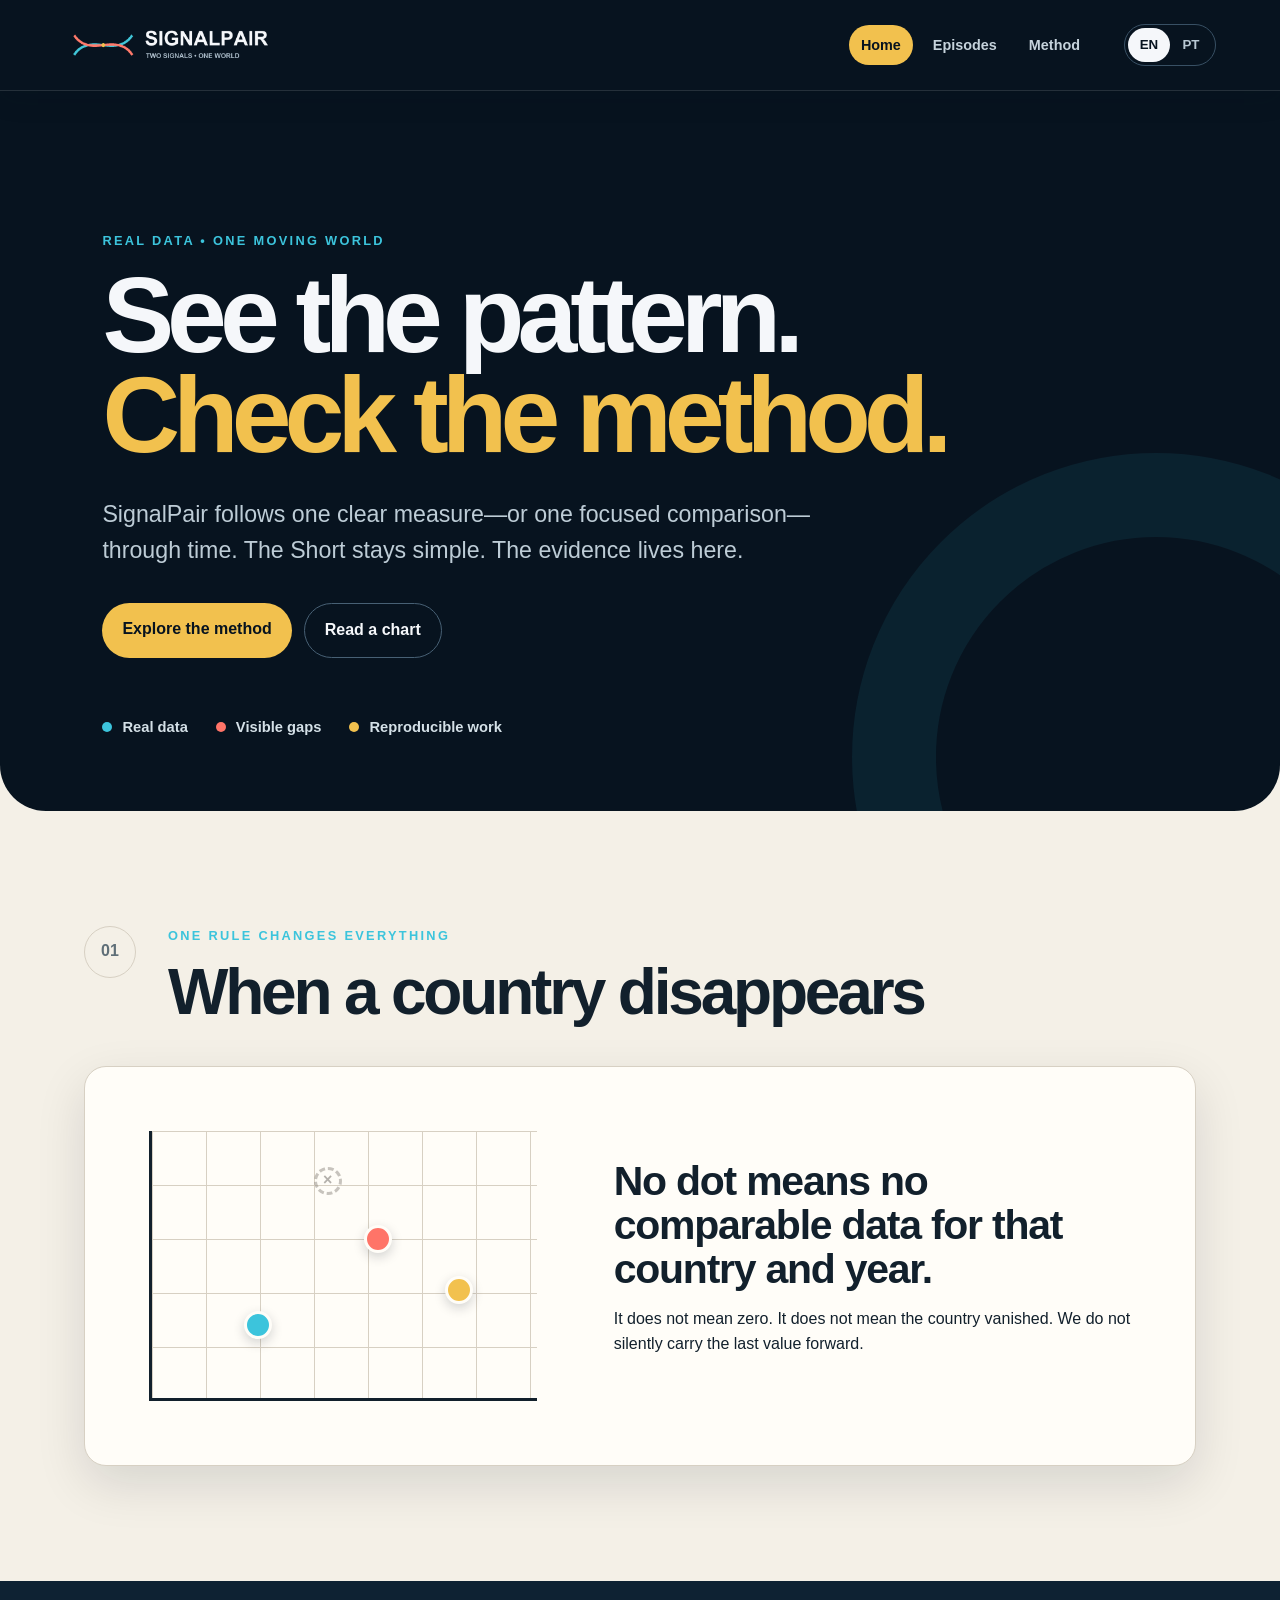
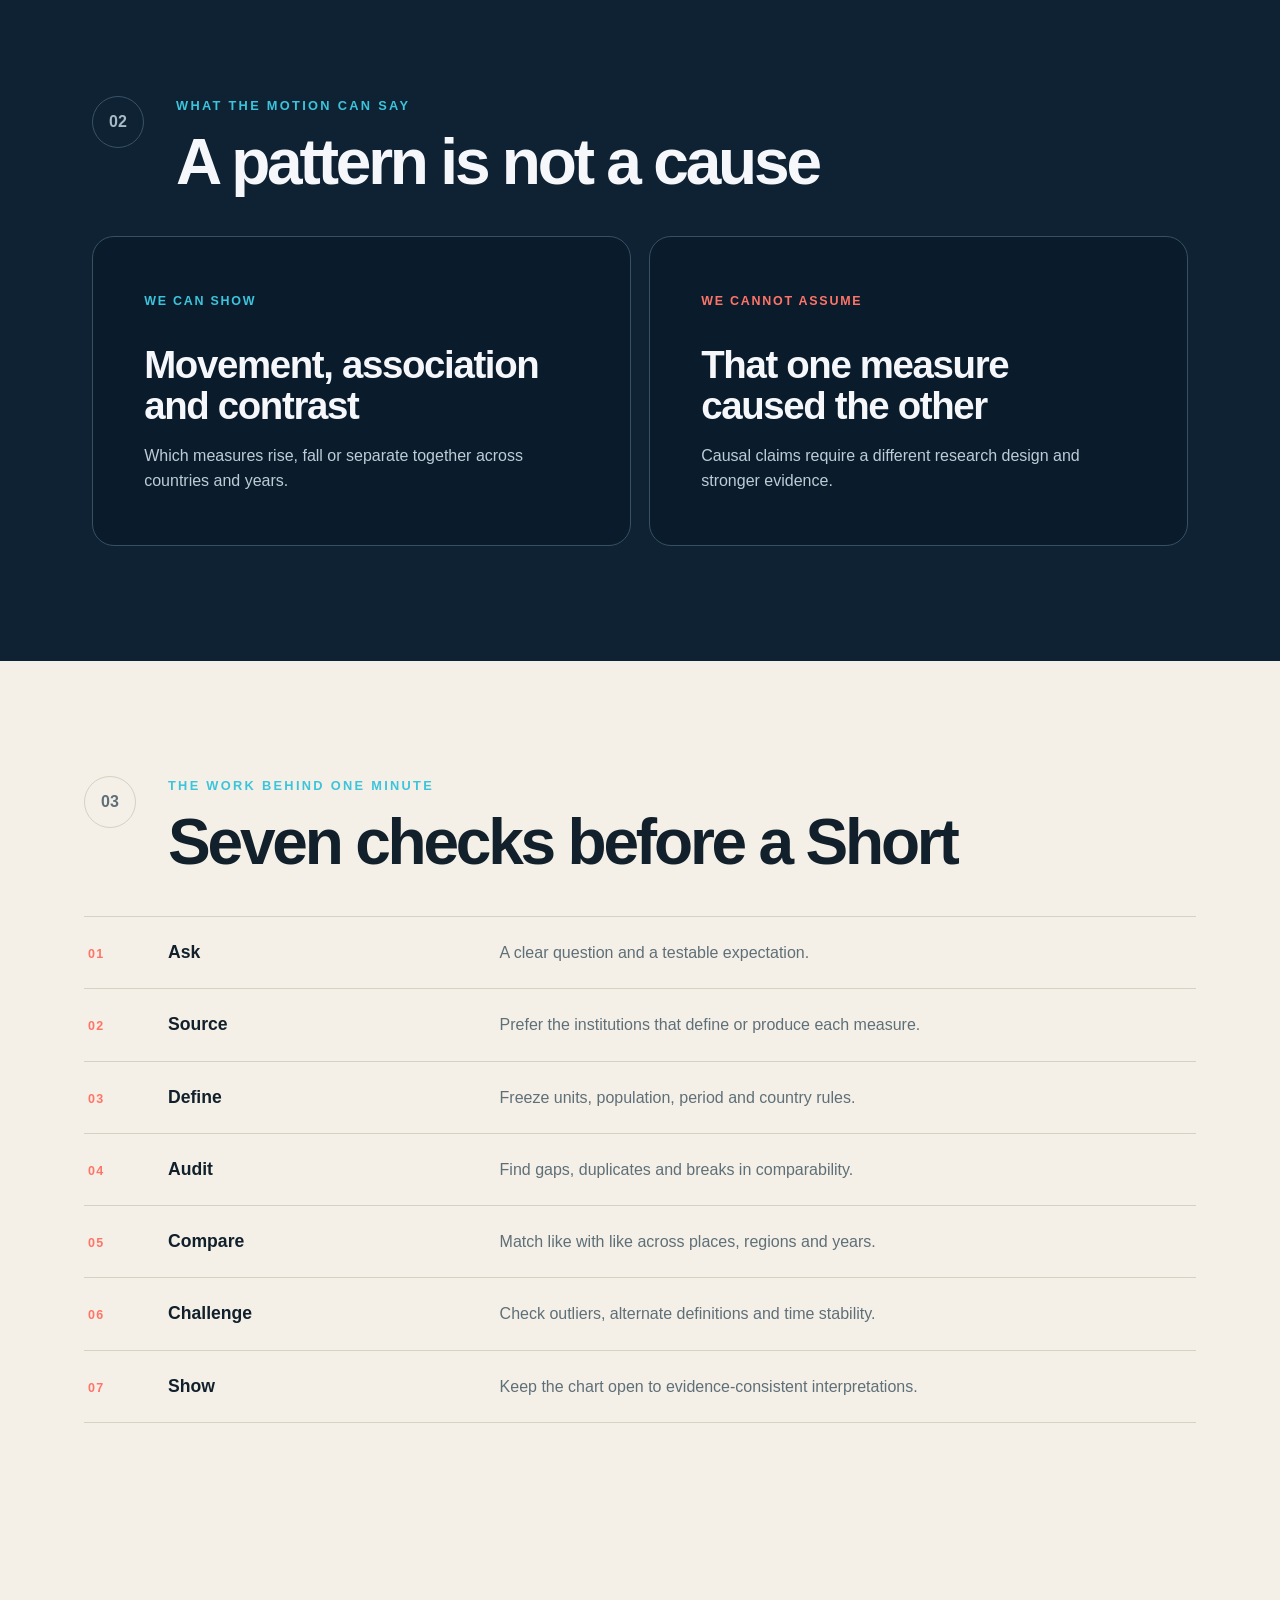
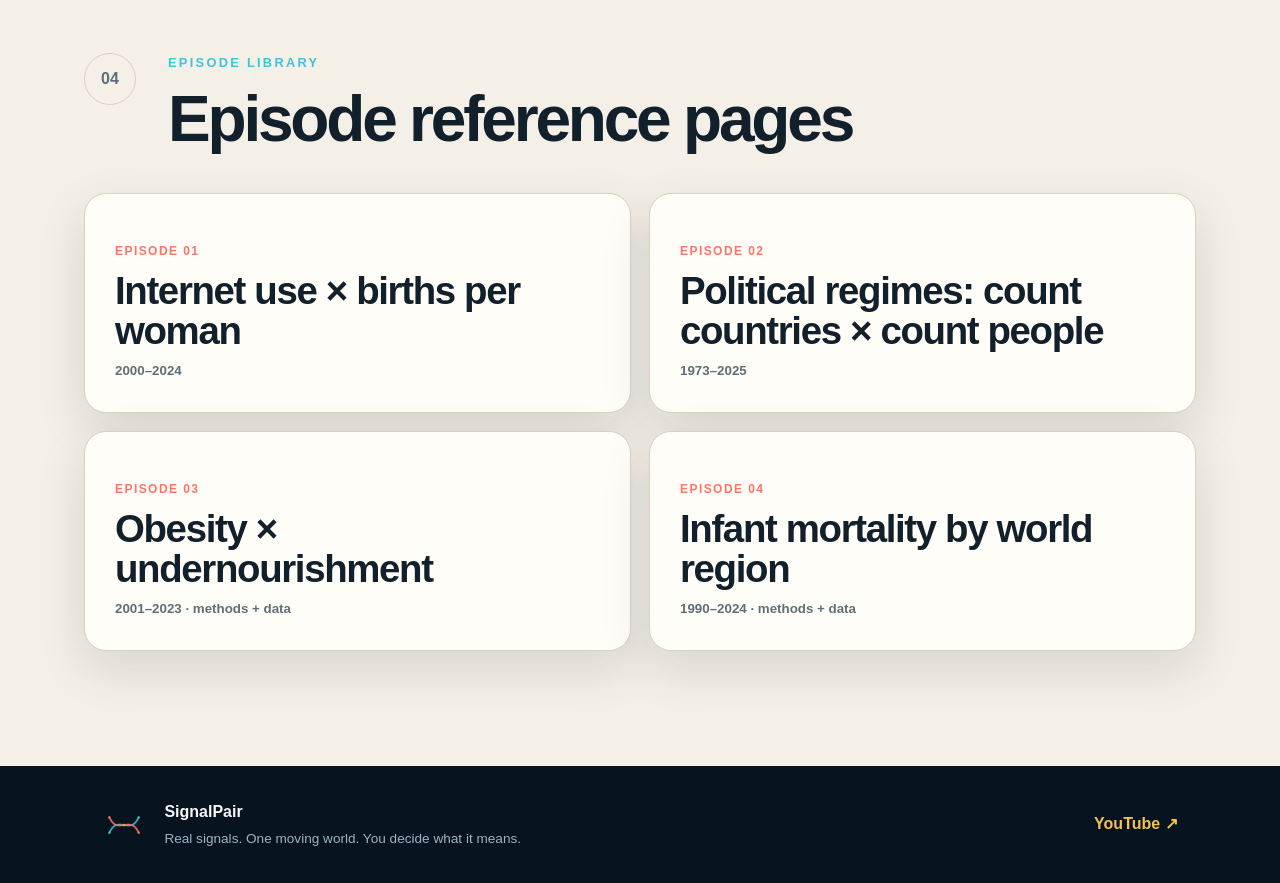
<file: index.html>
<!doctype html>
<html lang="en">
<head>
  <meta charset="utf-8">
  <meta name="viewport" content="width=device-width, initial-scale=1">
  <meta name="description" content="How SignalPair turns real-world data into silent visual stories across time.">
  <meta name="theme-color" content="#07131F">
  <title>SignalPair — Methods & Sources</title>
  <link rel="icon" href="assets/signalpair-profile.png">
  <link rel="stylesheet" href="styles.css">
  <script src="app.js" defer></script>
</head>
<body data-language="en">
  <a class="skip-link" href="#main">Skip to content</a>
  <div class="preview-banner" data-local-preview hidden>
    <span data-lang="en">Local review candidate — not published</span>
    <span data-lang="pt">Candidato local para revisão — não publicado</span>
  </div>
  <!-- GLOBAL HEADER CONTRACT: keep this header identical on every SignalPair page. -->
  <header class="site-header" data-site-header>
    <a class="brand" href="index.html" aria-label="SignalPair home">
      <img src="assets/signalpair-wordmark.png" alt="SignalPair">
    </a>
    <nav class="site-nav" data-global-nav aria-label="Primary">
      <a href="index.html" data-nav="home"><span data-lang="en">Home</span><span data-lang="pt">Início</span></a>
      <a href="index.html#episodes" data-nav="episodes"><span data-lang="en">Episodes</span><span data-lang="pt">Episódios</span></a>
      <a href="methodology.html" data-nav="method"><span data-lang="en">Method</span><span data-lang="pt">Método</span></a>
    </nav>
    <div class="language-switch" role="group" aria-label="Language">
      <button type="button" data-set-language="en" aria-pressed="true">EN</button>
      <button type="button" data-set-language="pt" aria-pressed="false">PT</button>
    </div>
  </header>

  <main id="main">
    <section class="hero">
      <div class="eyebrow">REAL DATA <span aria-hidden="true">•</span> ONE MOVING WORLD</div>
      <h1>
        <span data-lang="en">See the pattern.<br><em>Check the method.</em></span>
        <span data-lang="pt">Veja o padrão.<br><em>Confira o método.</em></span>
      </h1>
      <p class="hero-copy" data-lang="en">SignalPair follows one clear measure—or one focused comparison—through time. The Short stays simple. The evidence lives here.</p>
      <p class="hero-copy" data-lang="pt">O SignalPair acompanha uma medida clara—ou uma comparação focada—ao longo do tempo. O Short continua simples. As evidências ficam aqui.</p>
      <div class="hero-actions">
        <a class="button primary" href="methodology.html"><span data-lang="en">Explore the method</span><span data-lang="pt">Conheça o método</span></a>
        <a class="button secondary" href="#read"><span data-lang="en">Read a chart</span><span data-lang="pt">Como ler o gráfico</span></a>
      </div>
      <ul class="promise-list" aria-label="SignalPair promises">
        <li><span class="signal cyan" aria-hidden="true"></span><span data-lang="en">Real data</span><span data-lang="pt">Dados reais</span></li>
        <li><span class="signal coral" aria-hidden="true"></span><span data-lang="en">Visible gaps</span><span data-lang="pt">Lacunas visíveis</span></li>
        <li><span class="signal gold" aria-hidden="true"></span><span data-lang="en">Reproducible work</span><span data-lang="pt">Trabalho reproduzível</span></li>
      </ul>
    </section>

    <section class="section" id="read">
      <div class="section-heading">
        <span class="section-number">01</span>
        <div>
          <p class="kicker" data-lang="en">One rule changes everything</p>
          <p class="kicker" data-lang="pt">Uma regra muda tudo</p>
          <h2 data-lang="en">When a country disappears</h2>
          <h2 data-lang="pt">Quando um país desaparece</h2>
        </div>
      </div>
      <div class="missing-card">
        <div class="dot-demo" aria-hidden="true">
          <span class="country-dot dot-a"></span>
          <span class="country-dot dot-b"></span>
          <span class="country-dot dot-c"></span>
          <span class="country-dot dot-missing"></span>
        </div>
        <div>
          <p class="big-rule" data-lang="en">No dot means no comparable data for that country and year.</p>
          <p class="big-rule" data-lang="pt">Sem ponto significa que não há dados comparáveis para aquele país e ano.</p>
          <p data-lang="en">It does not mean zero. It does not mean the country vanished. We do not silently carry the last value forward.</p>
          <p data-lang="pt">Não significa zero. Não significa que o país deixou de existir. Não repetimos silenciosamente o último valor disponível.</p>
        </div>
      </div>
    </section>

    <section class="section dark-section">
      <div class="section-heading">
        <span class="section-number">02</span>
        <div>
          <p class="kicker" data-lang="en">What the motion can say</p>
          <p class="kicker" data-lang="pt">O que o movimento pode dizer</p>
          <h2 data-lang="en">A pattern is not a cause</h2>
          <h2 data-lang="pt">Um padrão não é uma causa</h2>
        </div>
      </div>
      <div class="contrast-grid">
        <article>
          <span class="card-label" data-lang="en">We can show</span>
          <span class="card-label" data-lang="pt">Podemos mostrar</span>
          <h3 data-lang="en">Movement, association and contrast</h3>
          <h3 data-lang="pt">Movimento, associação e contraste</h3>
          <p data-lang="en">Which measures rise, fall or separate together across countries and years.</p>
          <p data-lang="pt">Quais medidas sobem, caem ou se afastam juntas entre países e anos.</p>
        </article>
        <article>
          <span class="card-label warning" data-lang="en">We cannot assume</span>
          <span class="card-label warning" data-lang="pt">Não podemos presumir</span>
          <h3 data-lang="en">That one measure caused the other</h3>
          <h3 data-lang="pt">Que uma medida causou a outra</h3>
          <p data-lang="en">Causal claims require a different research design and stronger evidence.</p>
          <p data-lang="pt">Afirmações causais exigem outro desenho de pesquisa e evidências mais fortes.</p>
        </article>
      </div>
    </section>

    <section class="section">
      <div class="section-heading">
        <span class="section-number">03</span>
        <div>
          <p class="kicker" data-lang="en">The work behind one minute</p>
          <p class="kicker" data-lang="pt">O trabalho por trás de um minuto</p>
          <h2 data-lang="en">Seven checks before a Short</h2>
          <h2 data-lang="pt">Sete verificações antes de um Short</h2>
        </div>
      </div>
      <ol class="method-steps">
        <li><strong data-lang="en">Ask</strong><strong data-lang="pt">Perguntar</strong><span data-lang="en">A clear question and a testable expectation.</span><span data-lang="pt">Uma pergunta clara e uma expectativa testável.</span></li>
        <li><strong data-lang="en">Source</strong><strong data-lang="pt">Buscar</strong><span data-lang="en">Prefer the institutions that define or produce each measure.</span><span data-lang="pt">Preferir as instituições que definem ou produzem cada medida.</span></li>
        <li><strong data-lang="en">Define</strong><strong data-lang="pt">Definir</strong><span data-lang="en">Freeze units, population, period and country rules.</span><span data-lang="pt">Fixar unidades, população, período e regras de países.</span></li>
        <li><strong data-lang="en">Audit</strong><strong data-lang="pt">Auditar</strong><span data-lang="en">Find gaps, duplicates and breaks in comparability.</span><span data-lang="pt">Encontrar lacunas, duplicidades e quebras de comparabilidade.</span></li>
        <li><strong data-lang="en">Compare</strong><strong data-lang="pt">Comparar</strong><span data-lang="en">Match like with like across places, regions and years.</span><span data-lang="pt">Comparar elementos equivalentes entre lugares, regiões e anos.</span></li>
        <li><strong data-lang="en">Challenge</strong><strong data-lang="pt">Testar</strong><span data-lang="en">Check outliers, alternate definitions and time stability.</span><span data-lang="pt">Verificar extremos, definições alternativas e estabilidade temporal.</span></li>
        <li><strong data-lang="en">Show</strong><strong data-lang="pt">Mostrar</strong><span data-lang="en">Keep the chart open to evidence-consistent interpretations.</span><span data-lang="pt">Manter o gráfico aberto a interpretações compatíveis com as evidências.</span></li>
      </ol>
    </section>

    <section class="section episodes" id="episodes">
      <div class="section-heading">
        <span class="section-number">04</span>
        <div>
          <p class="kicker" data-lang="en">Episode library</p>
          <p class="kicker" data-lang="pt">Biblioteca de episódios</p>
          <h2 data-lang="en">Episode reference pages</h2>
          <h2 data-lang="pt">Páginas de referência dos episódios</h2>
        </div>
      </div>
      <div class="episode-directory">
        <a class="episode-card" href="internet-fertility.html">
          <span>EPISODE 01</span>
          <strong data-lang="en">Internet use × births per woman</strong><strong data-lang="pt">Uso da Internet × nascimentos por mulher</strong>
          <small>2000–2024</small>
        </a>
        <a class="episode-card" href="regime-population.html">
          <span>EPISODE 02</span>
          <strong data-lang="en">Political regimes: count countries × count people</strong><strong data-lang="pt">Regimes políticos: contar países × contar pessoas</strong>
          <small>1973–2025</small>
        </a>
        <a class="episode-card" href="obesity-undernourishment.html">
          <span>EPISODE 03</span>
          <strong data-lang="en">Obesity × undernourishment</strong><strong data-lang="pt">Obesidade × subalimentação</strong>
          <small><span data-lang="en">2001–2023 · methods + data</span><span data-lang="pt">2001–2023 · métodos + dados</span></small>
        </a>
        <a class="episode-card" href="infant-mortality.html">
          <span>EPISODE 04</span>
          <strong data-lang="en">Infant mortality by world region</strong><strong data-lang="pt">Mortalidade infantil por região do mundo</strong>
          <small><span data-lang="en">1990–2024 · methods + data</span><span data-lang="pt">1990–2024 · métodos + dados</span></small>
        </a>
      </div>
    </section>
  </main>

  <footer>
    <img src="assets/signalpair-profile.png" alt="" width="44" height="44">
    <div>
      <strong>SignalPair</strong>
      <p data-lang="en">Real signals. One moving world. You decide what it means.</p>
      <p data-lang="pt">Sinais reais. Um mundo em movimento. Você decide o que isso significa.</p>
    </div>
    <a href="https://www.youtube.com/@SignalPair">YouTube ↗</a>
  </footer>
</body>
</html>
</file>
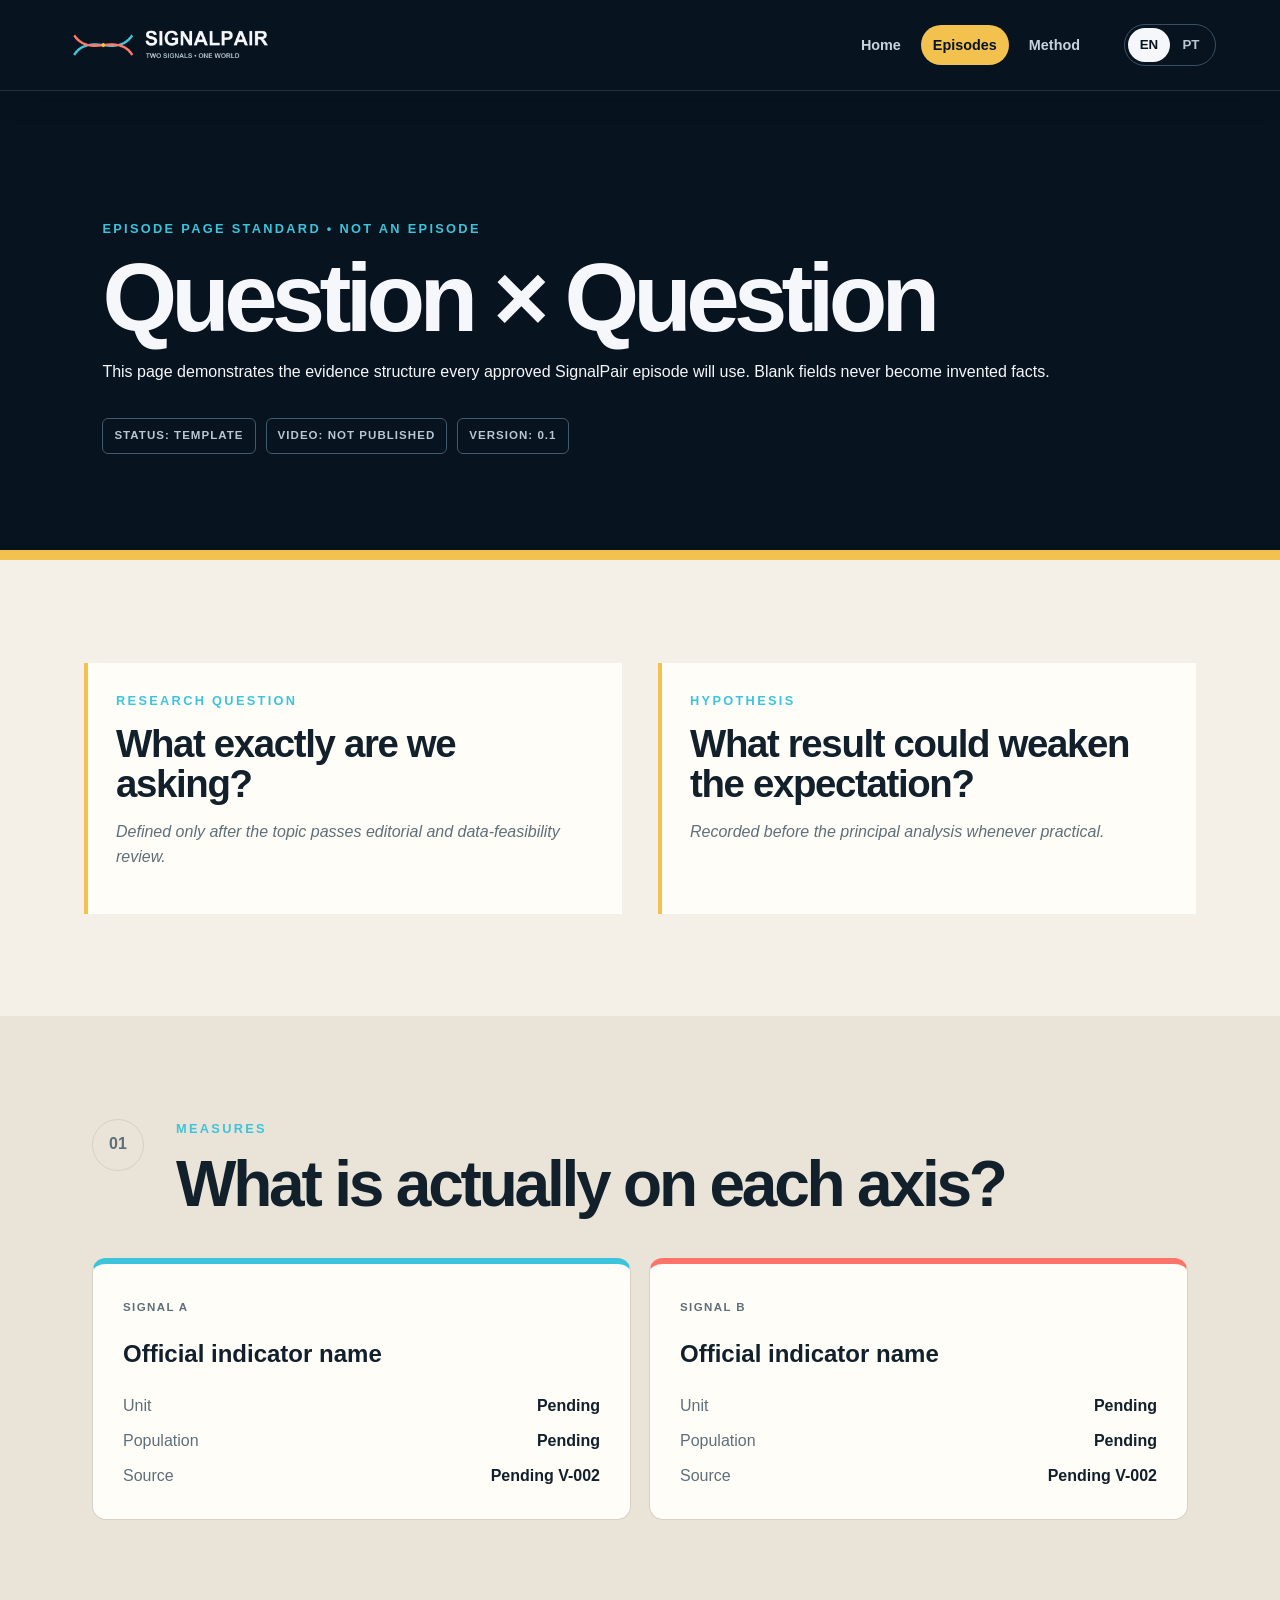
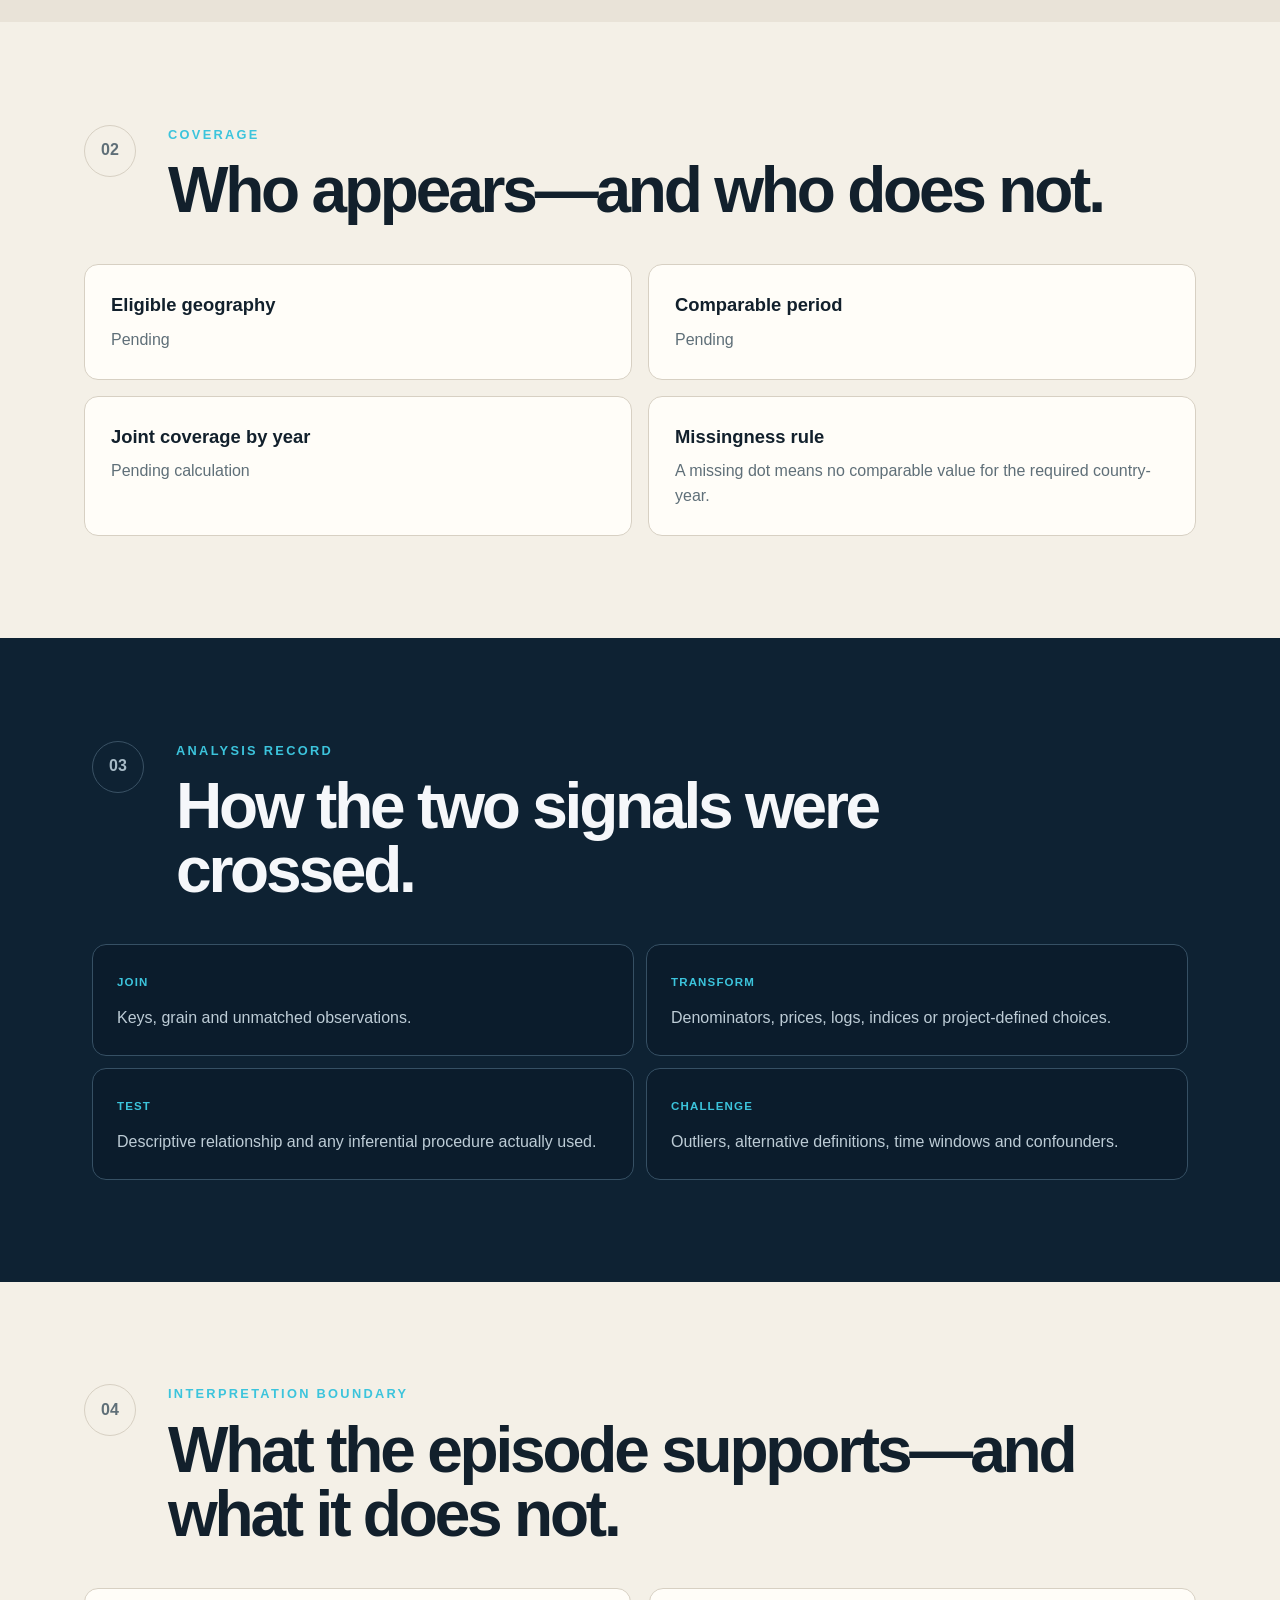
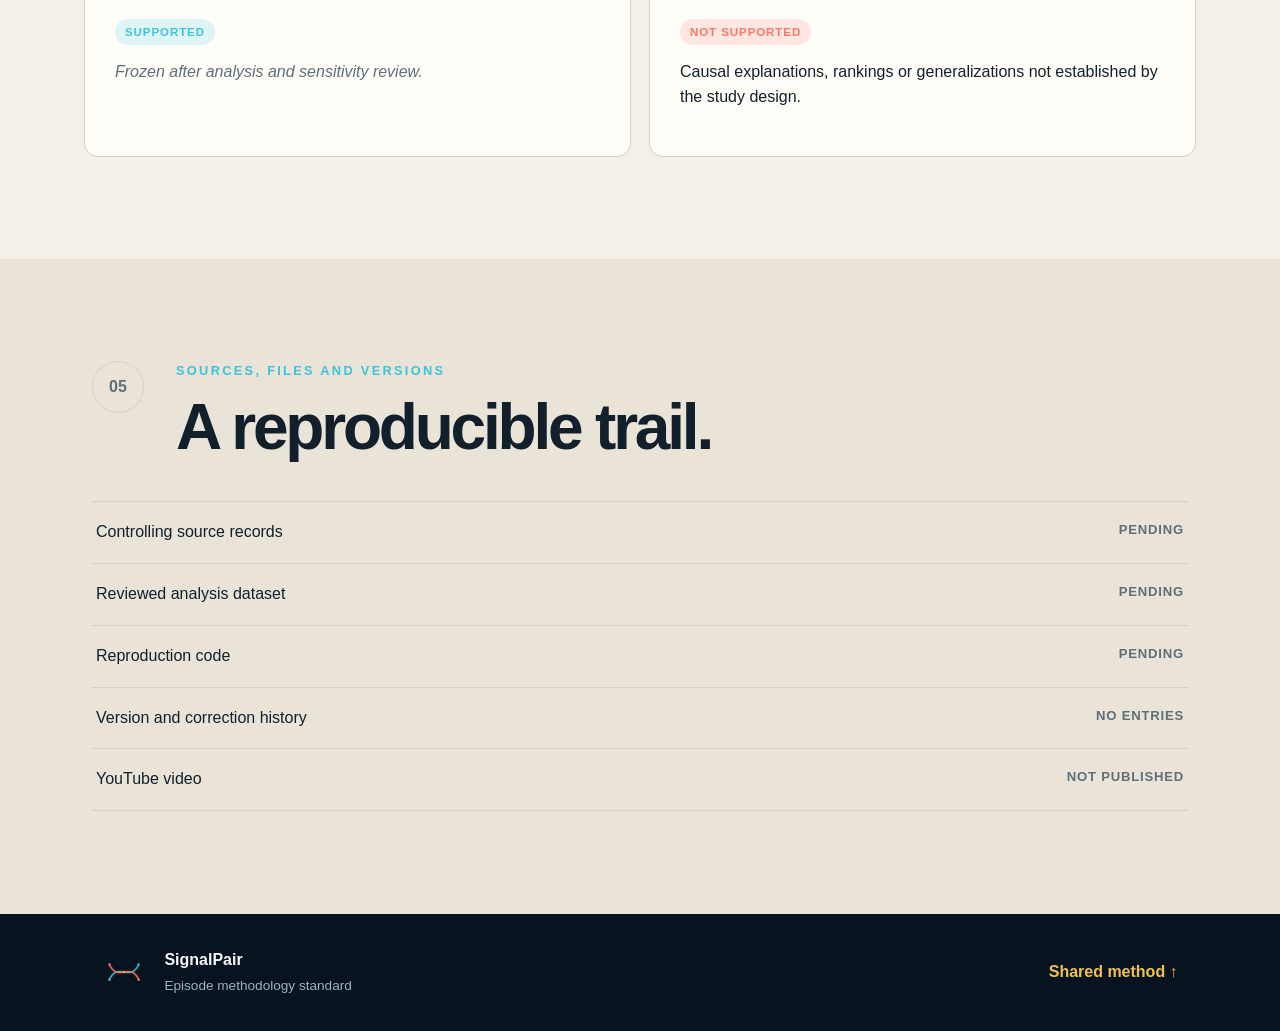
<file: episode-template.html>
<!doctype html>
<html lang="en">
<head>
  <meta charset="utf-8">
  <meta name="viewport" content="width=device-width, initial-scale=1">
  <meta name="description" content="SignalPair episode methodology page standard.">
  <meta name="theme-color" content="#07131F">
  <title>Episode page standard — SignalPair</title>
  <link rel="icon" href="assets/signalpair-profile.png">
  <link rel="stylesheet" href="styles.css">
  <script src="app.js" defer></script>
</head>
<body data-language="en">
  <a class="skip-link" href="#main">Skip to content</a>
  <div class="preview-banner" data-local-preview hidden><span data-lang="en">Template only — no episode data</span><span data-lang="pt">Apenas modelo — sem dados de episódio</span></div>
  <!-- GLOBAL HEADER CONTRACT: keep this header identical on every SignalPair page. -->
  <header class="site-header" data-site-header>
    <a class="brand" href="index.html" aria-label="SignalPair home"><img src="assets/signalpair-wordmark.png" alt="SignalPair"></a>
    <nav class="site-nav" data-global-nav aria-label="Primary"><a href="index.html" data-nav="home"><span data-lang="en">Home</span><span data-lang="pt">Início</span></a><a href="index.html#episodes" data-nav="episodes"><span data-lang="en">Episodes</span><span data-lang="pt">Episódios</span></a><a href="methodology.html" data-nav="method"><span data-lang="en">Method</span><span data-lang="pt">Método</span></a></nav>
    <div class="language-switch" role="group" aria-label="Language"><button type="button" data-set-language="en" aria-pressed="true">EN</button><button type="button" data-set-language="pt" aria-pressed="false">PT</button></div>
  </header>

  <main id="main">
    <section class="page-hero template-hero">
      <p class="eyebrow" data-lang="en">EPISODE PAGE STANDARD • NOT AN EPISODE</p>
      <p class="eyebrow" data-lang="pt">PADRÃO DE PÁGINA • NÃO É UM EPISÓDIO</p>
      <h1 data-lang="en">Question × Question</h1>
      <h1 data-lang="pt">Pergunta × Pergunta</h1>
      <p data-lang="en">This page demonstrates the evidence structure every approved SignalPair episode will use. Blank fields never become invented facts.</p>
      <p data-lang="pt">Esta página demonstra a estrutura de evidências usada por todo episódio aprovado do SignalPair. Campos vazios nunca se tornam fatos inventados.</p>
      <div class="metadata-strip"><span>STATUS: TEMPLATE</span><span>VIDEO: NOT PUBLISHED</span><span>VERSION: 0.1</span></div>
    </section>

    <section class="content-section">
      <div class="episode-summary">
        <div><p class="kicker" data-lang="en">Research question</p><p class="kicker" data-lang="pt">Pergunta de pesquisa</p><h2 data-lang="en">What exactly are we asking?</h2><h2 data-lang="pt">O que estamos perguntando exatamente?</h2><p class="placeholder" data-lang="en">Defined only after the topic passes editorial and data-feasibility review.</p><p class="placeholder" data-lang="pt">Definida somente após o tema passar pela revisão editorial e de viabilidade dos dados.</p></div>
        <div><p class="kicker" data-lang="en">Hypothesis</p><p class="kicker" data-lang="pt">Hipótese</p><h2 data-lang="en">What result could weaken the expectation?</h2><h2 data-lang="pt">Qual resultado poderia enfraquecer a expectativa?</h2><p class="placeholder" data-lang="en">Recorded before the principal analysis whenever practical.</p><p class="placeholder" data-lang="pt">Registrada antes da análise principal sempre que possível.</p></div>
      </div>
    </section>

    <section class="content-section tinted">
      <div class="content-intro"><span class="section-number">01</span><div><p class="kicker" data-lang="en">Measures</p><p class="kicker" data-lang="pt">Medidas</p><h2 data-lang="en">What is actually on each axis?</h2><h2 data-lang="pt">O que está realmente em cada eixo?</h2></div></div>
      <div class="variable-grid">
        <article class="variable cyan-border"><span>SIGNAL A</span><h3 data-lang="en">Official indicator name</h3><h3 data-lang="pt">Nome oficial do indicador</h3><dl><dt data-lang="en">Unit</dt><dt data-lang="pt">Unidade</dt><dd>Pending</dd><dt data-lang="en">Population</dt><dt data-lang="pt">População</dt><dd>Pending</dd><dt data-lang="en">Source</dt><dt data-lang="pt">Fonte</dt><dd>Pending V-002</dd></dl></article>
        <article class="variable coral-border"><span>SIGNAL B</span><h3 data-lang="en">Official indicator name</h3><h3 data-lang="pt">Nome oficial do indicador</h3><dl><dt data-lang="en">Unit</dt><dt data-lang="pt">Unidade</dt><dd>Pending</dd><dt data-lang="en">Population</dt><dt data-lang="pt">População</dt><dd>Pending</dd><dt data-lang="en">Source</dt><dt data-lang="pt">Fonte</dt><dd>Pending V-002</dd></dl></article>
      </div>
    </section>

    <section class="content-section">
      <div class="content-intro"><span class="section-number">02</span><div><p class="kicker" data-lang="en">Coverage</p><p class="kicker" data-lang="pt">Cobertura</p><h2 data-lang="en">Who appears—and who does not.</h2><h2 data-lang="pt">Quem aparece—e quem não aparece.</h2></div></div>
      <div class="record-grid">
        <article><strong data-lang="en">Eligible geography</strong><strong data-lang="pt">Geografia elegível</strong><p>Pending</p></article>
        <article><strong data-lang="en">Comparable period</strong><strong data-lang="pt">Período comparável</strong><p>Pending</p></article>
        <article><strong data-lang="en">Joint coverage by year</strong><strong data-lang="pt">Cobertura conjunta por ano</strong><p>Pending calculation</p></article>
        <article><strong data-lang="en">Missingness rule</strong><strong data-lang="pt">Regra de ausência</strong><p data-lang="en">A missing dot means no comparable value for the required country-year.</p><p data-lang="pt">Um ponto ausente significa que não há valor comparável para o país-ano exigido.</p></article>
      </div>
    </section>

    <section class="content-section dark-content">
      <div class="content-intro"><span class="section-number">03</span><div><p class="kicker" data-lang="en">Analysis record</p><p class="kicker" data-lang="pt">Registro da análise</p><h2 data-lang="en">How the two signals were crossed.</h2><h2 data-lang="pt">Como os dois sinais foram cruzados.</h2></div></div>
      <div class="analysis-list">
        <div><span>JOIN</span><p data-lang="en">Keys, grain and unmatched observations.</p><p data-lang="pt">Chaves, grão e observações sem correspondência.</p></div>
        <div><span>TRANSFORM</span><p data-lang="en">Denominators, prices, logs, indices or project-defined choices.</p><p data-lang="pt">Denominadores, preços, logaritmos, índices ou escolhas do projeto.</p></div>
        <div><span>TEST</span><p data-lang="en">Descriptive relationship and any inferential procedure actually used.</p><p data-lang="pt">Relação descritiva e qualquer procedimento inferencial realmente utilizado.</p></div>
        <div><span>CHALLENGE</span><p data-lang="en">Outliers, alternative definitions, time windows and confounders.</p><p data-lang="pt">Extremos, definições alternativas, janelas de tempo e confundidores.</p></div>
      </div>
    </section>

    <section class="content-section">
      <div class="content-intro"><span class="section-number">04</span><div><p class="kicker" data-lang="en">Interpretation boundary</p><p class="kicker" data-lang="pt">Limite de interpretação</p><h2 data-lang="en">What the episode supports—and what it does not.</h2><h2 data-lang="pt">O que o episódio sustenta—e o que não sustenta.</h2></div></div>
      <div class="two-column-record">
        <article><span class="status allowed" data-lang="en">Supported</span><span class="status allowed" data-lang="pt">Sustentado</span><p class="placeholder" data-lang="en">Frozen after analysis and sensitivity review.</p><p class="placeholder" data-lang="pt">Congelado após análise e revisão de sensibilidade.</p></article>
        <article><span class="status blocked" data-lang="en">Not supported</span><span class="status blocked" data-lang="pt">Não sustentado</span><p data-lang="en">Causal explanations, rankings or generalizations not established by the study design.</p><p data-lang="pt">Explicações causais, rankings ou generalizações não estabelecidos pelo desenho do estudo.</p></article>
      </div>
    </section>

    <section class="content-section tinted">
      <div class="content-intro"><span class="section-number">05</span><div><p class="kicker" data-lang="en">Sources, files and versions</p><p class="kicker" data-lang="pt">Fontes, arquivos e versões</p><h2 data-lang="en">A reproducible trail.</h2><h2 data-lang="pt">Uma trilha reproduzível.</h2></div></div>
      <ul class="download-list">
        <li><span data-lang="en">Controlling source records</span><span data-lang="pt">Registros das fontes controladoras</span><b>Pending</b></li>
        <li><span data-lang="en">Reviewed analysis dataset</span><span data-lang="pt">Dataset revisado da análise</span><b>Pending</b></li>
        <li><span data-lang="en">Reproduction code</span><span data-lang="pt">Código de reprodução</span><b>Pending</b></li>
        <li><span data-lang="en">Version and correction history</span><span data-lang="pt">Histórico de versões e correções</span><b>No entries</b></li>
        <li><span data-lang="en">YouTube video</span><span data-lang="pt">Vídeo no YouTube</span><b>Not published</b></li>
      </ul>
    </section>
  </main>

  <footer><img src="assets/signalpair-profile.png" alt="" width="44" height="44"><div><strong>SignalPair</strong><p data-lang="en">Episode methodology standard</p><p data-lang="pt">Padrão metodológico de episódio</p></div><a href="methodology.html"><span data-lang="en">Shared method ↑</span><span data-lang="pt">Método compartilhado ↑</span></a></footer>
</body>
</html>
</file>
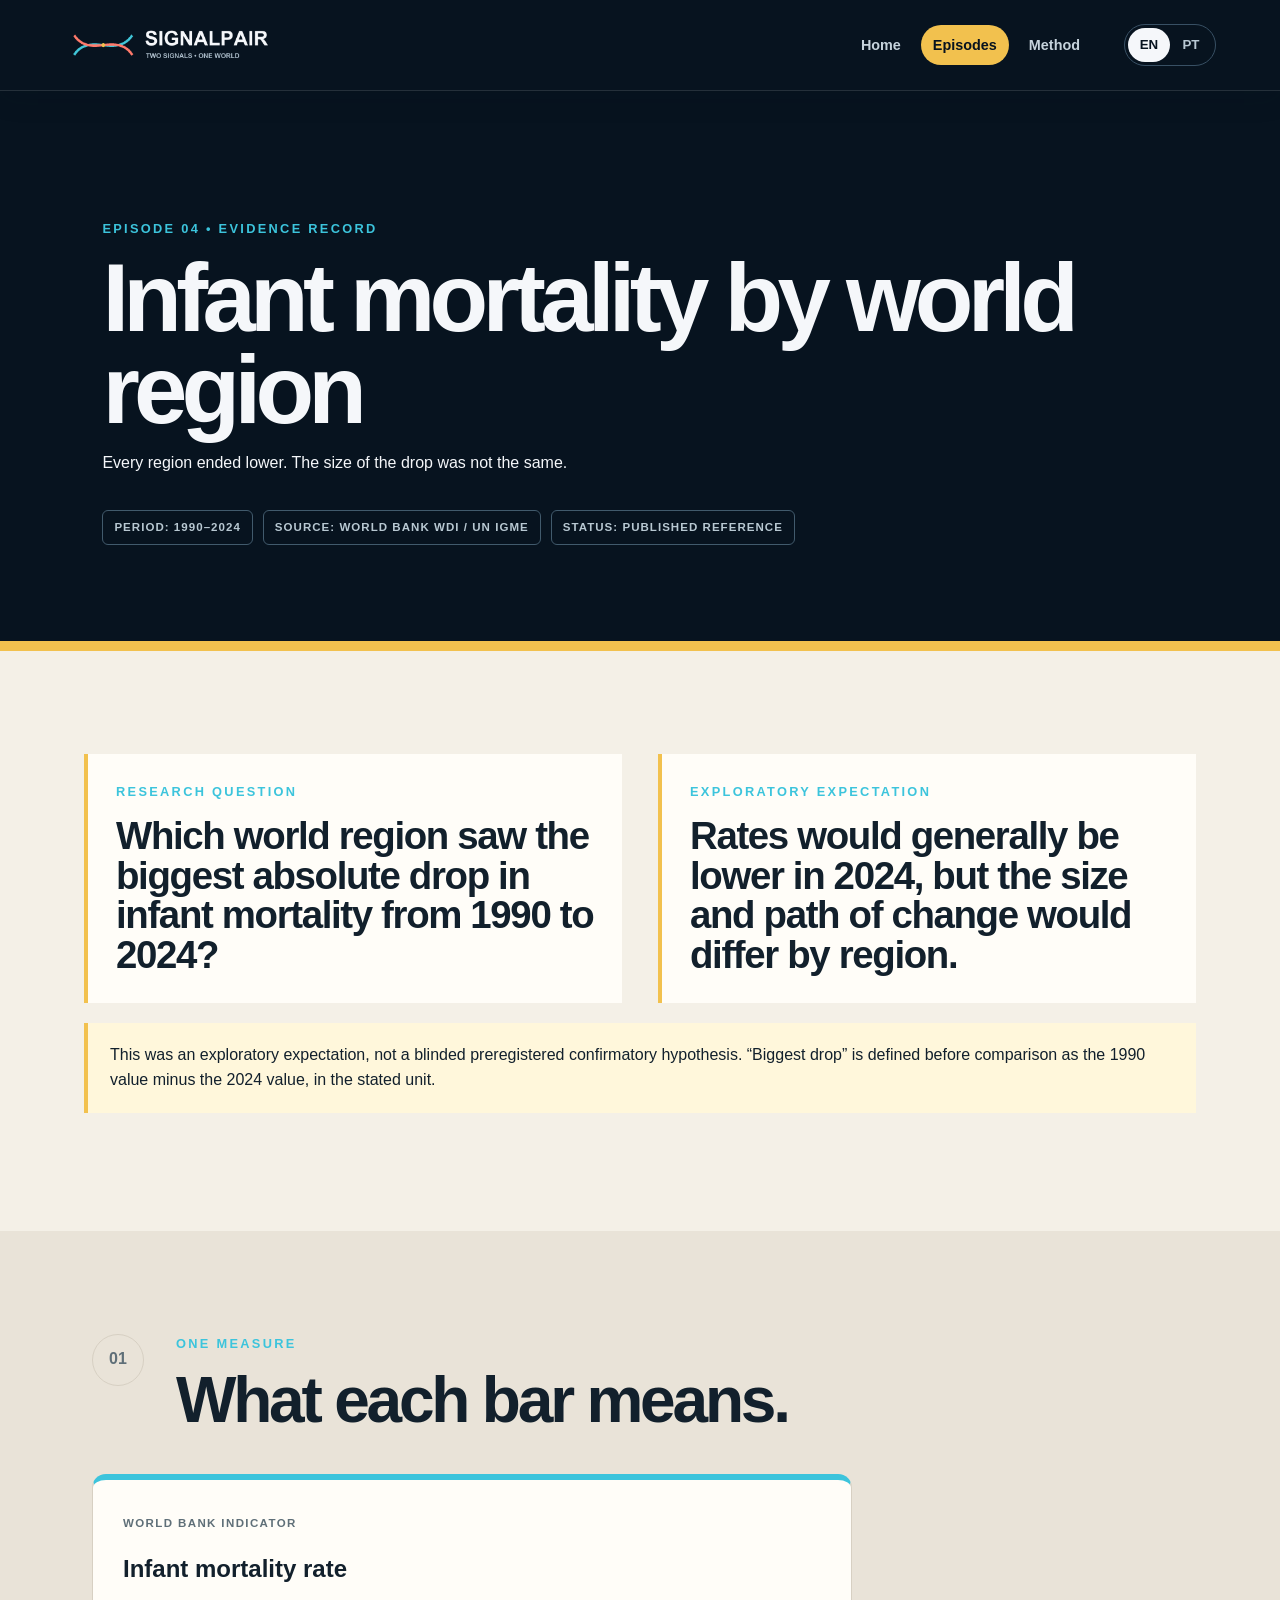
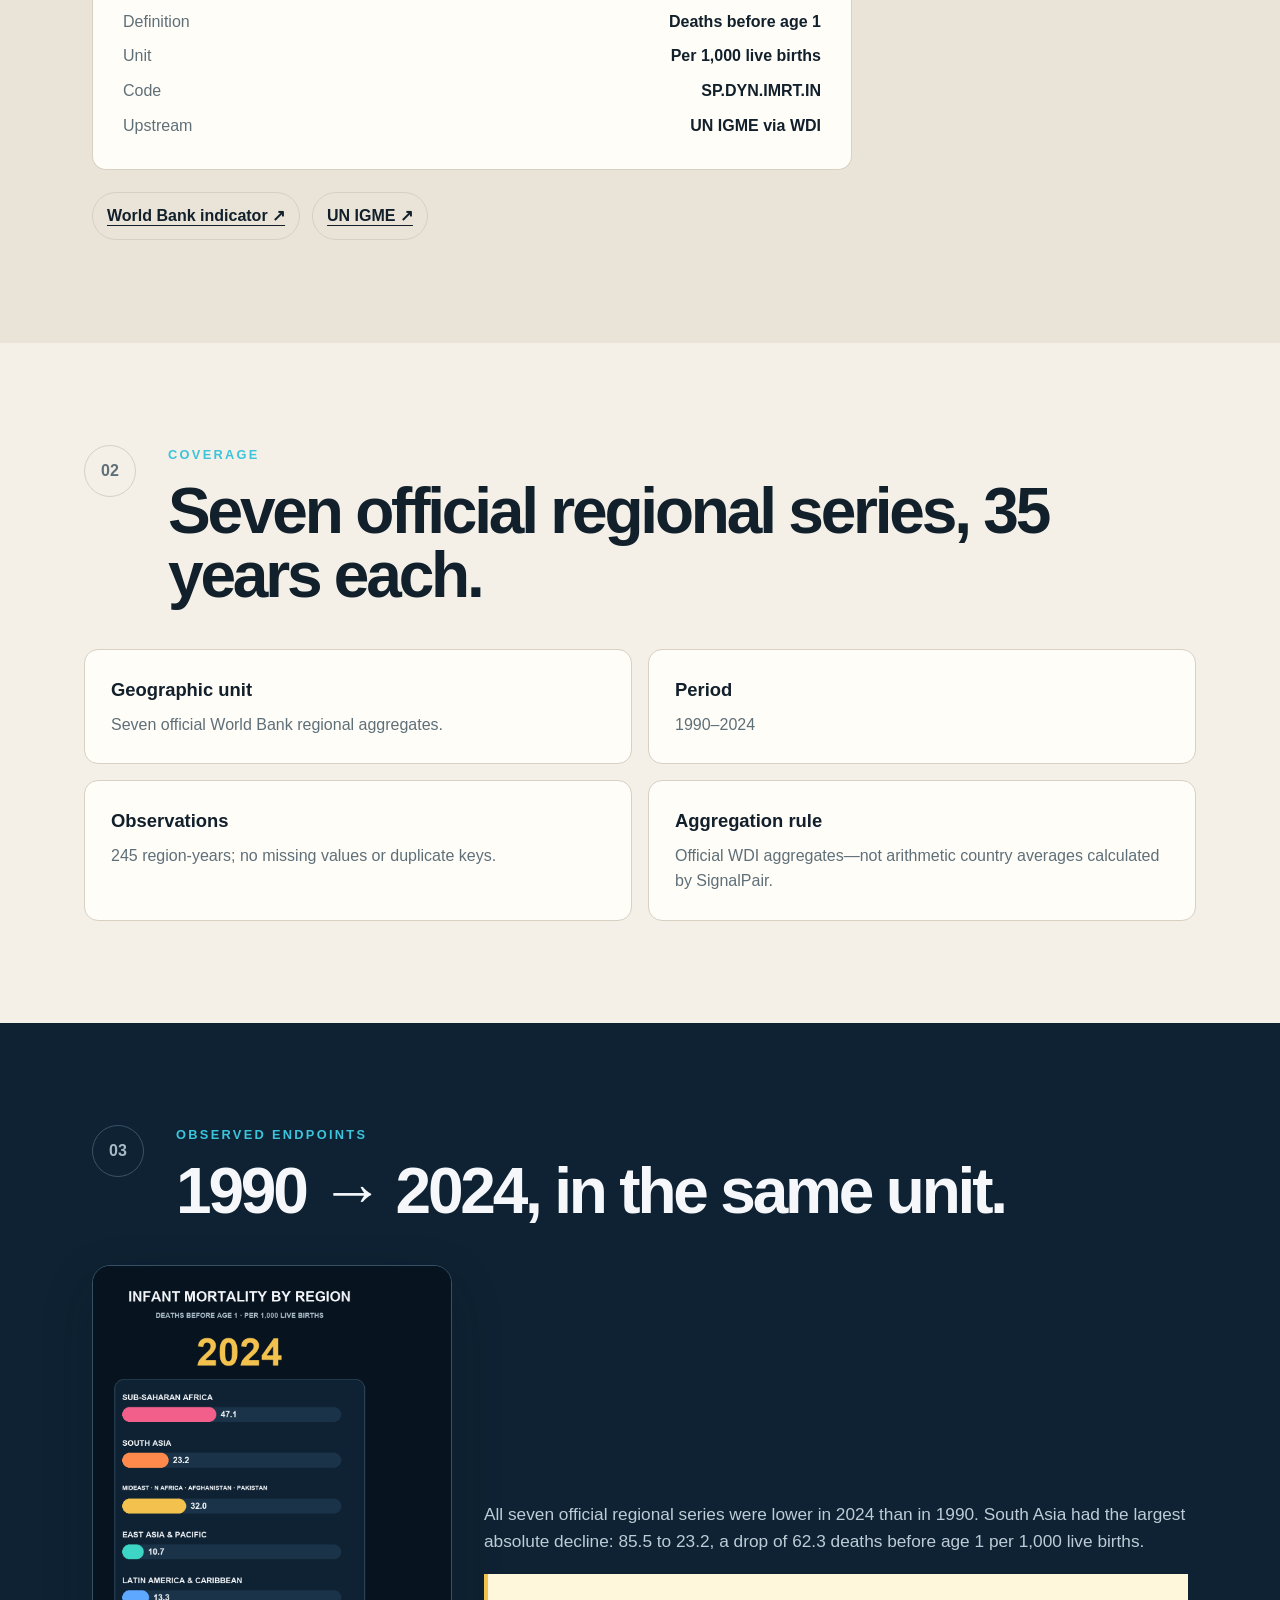
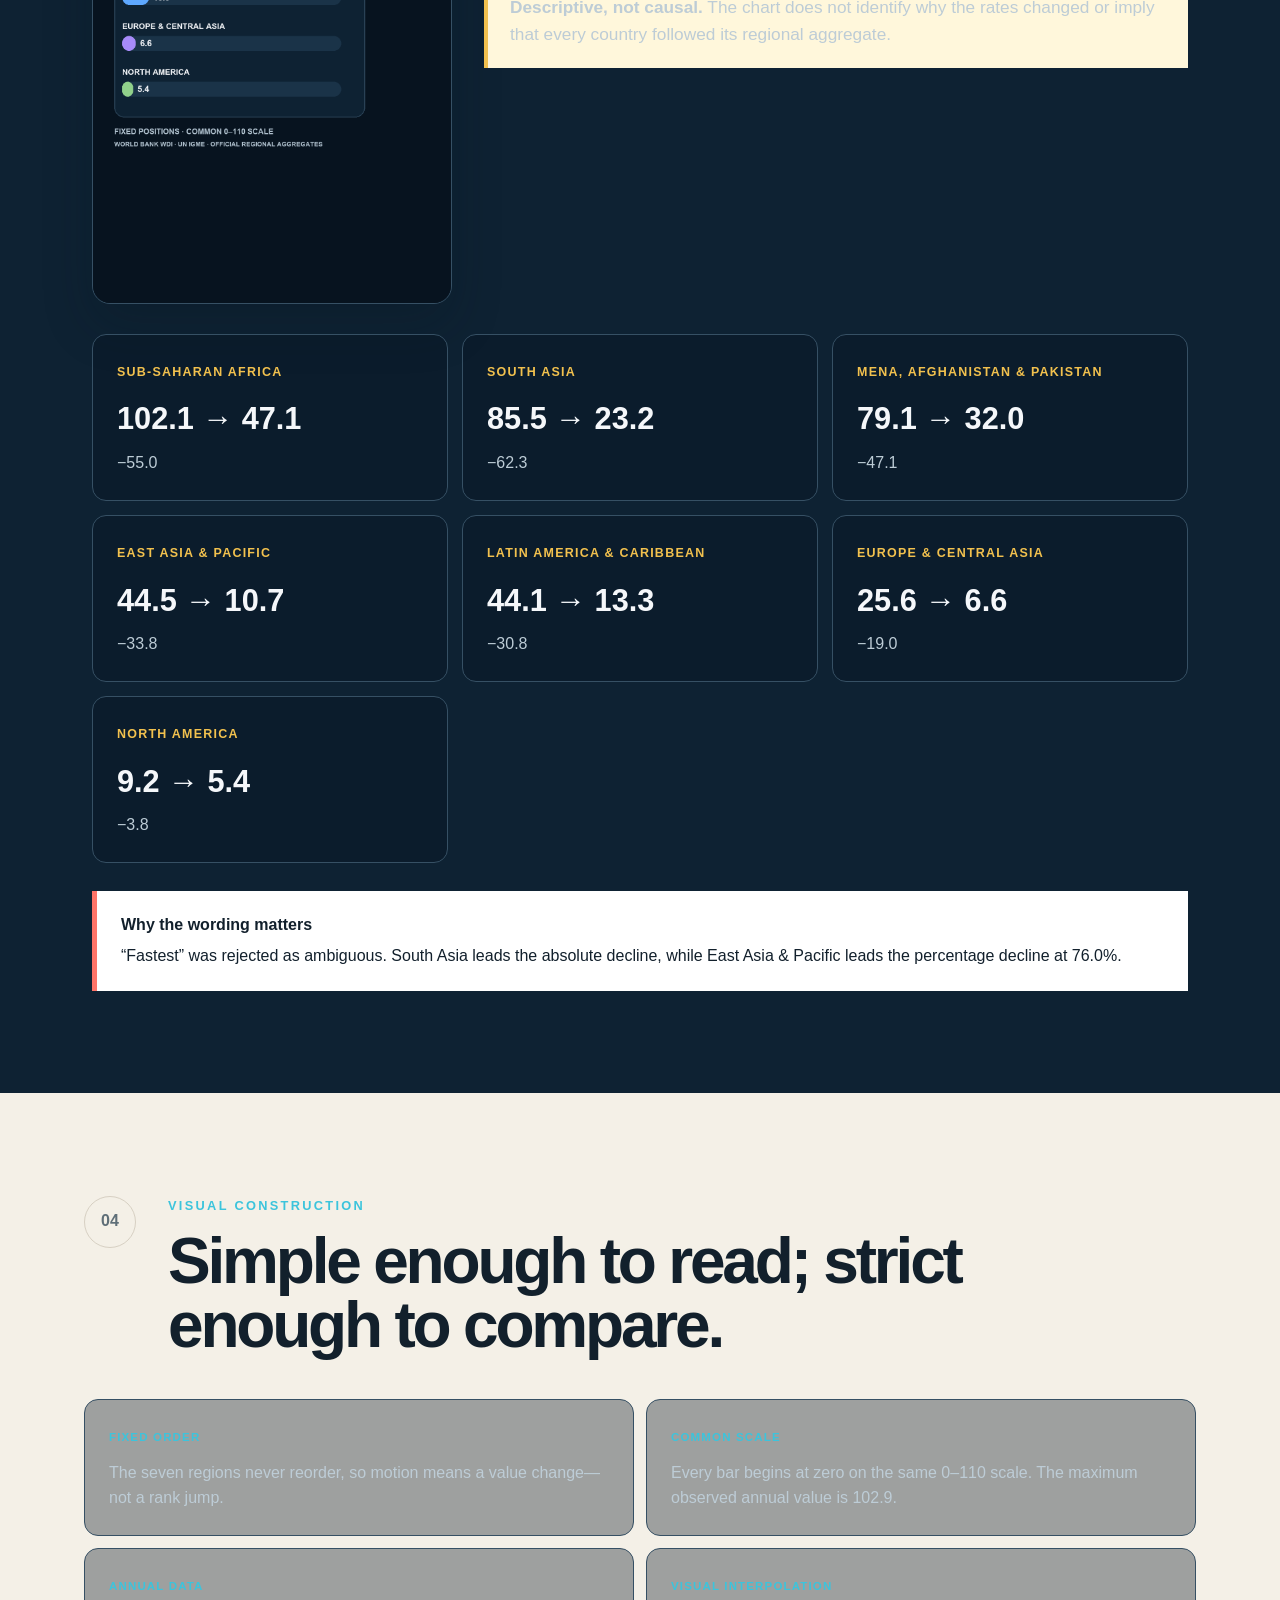
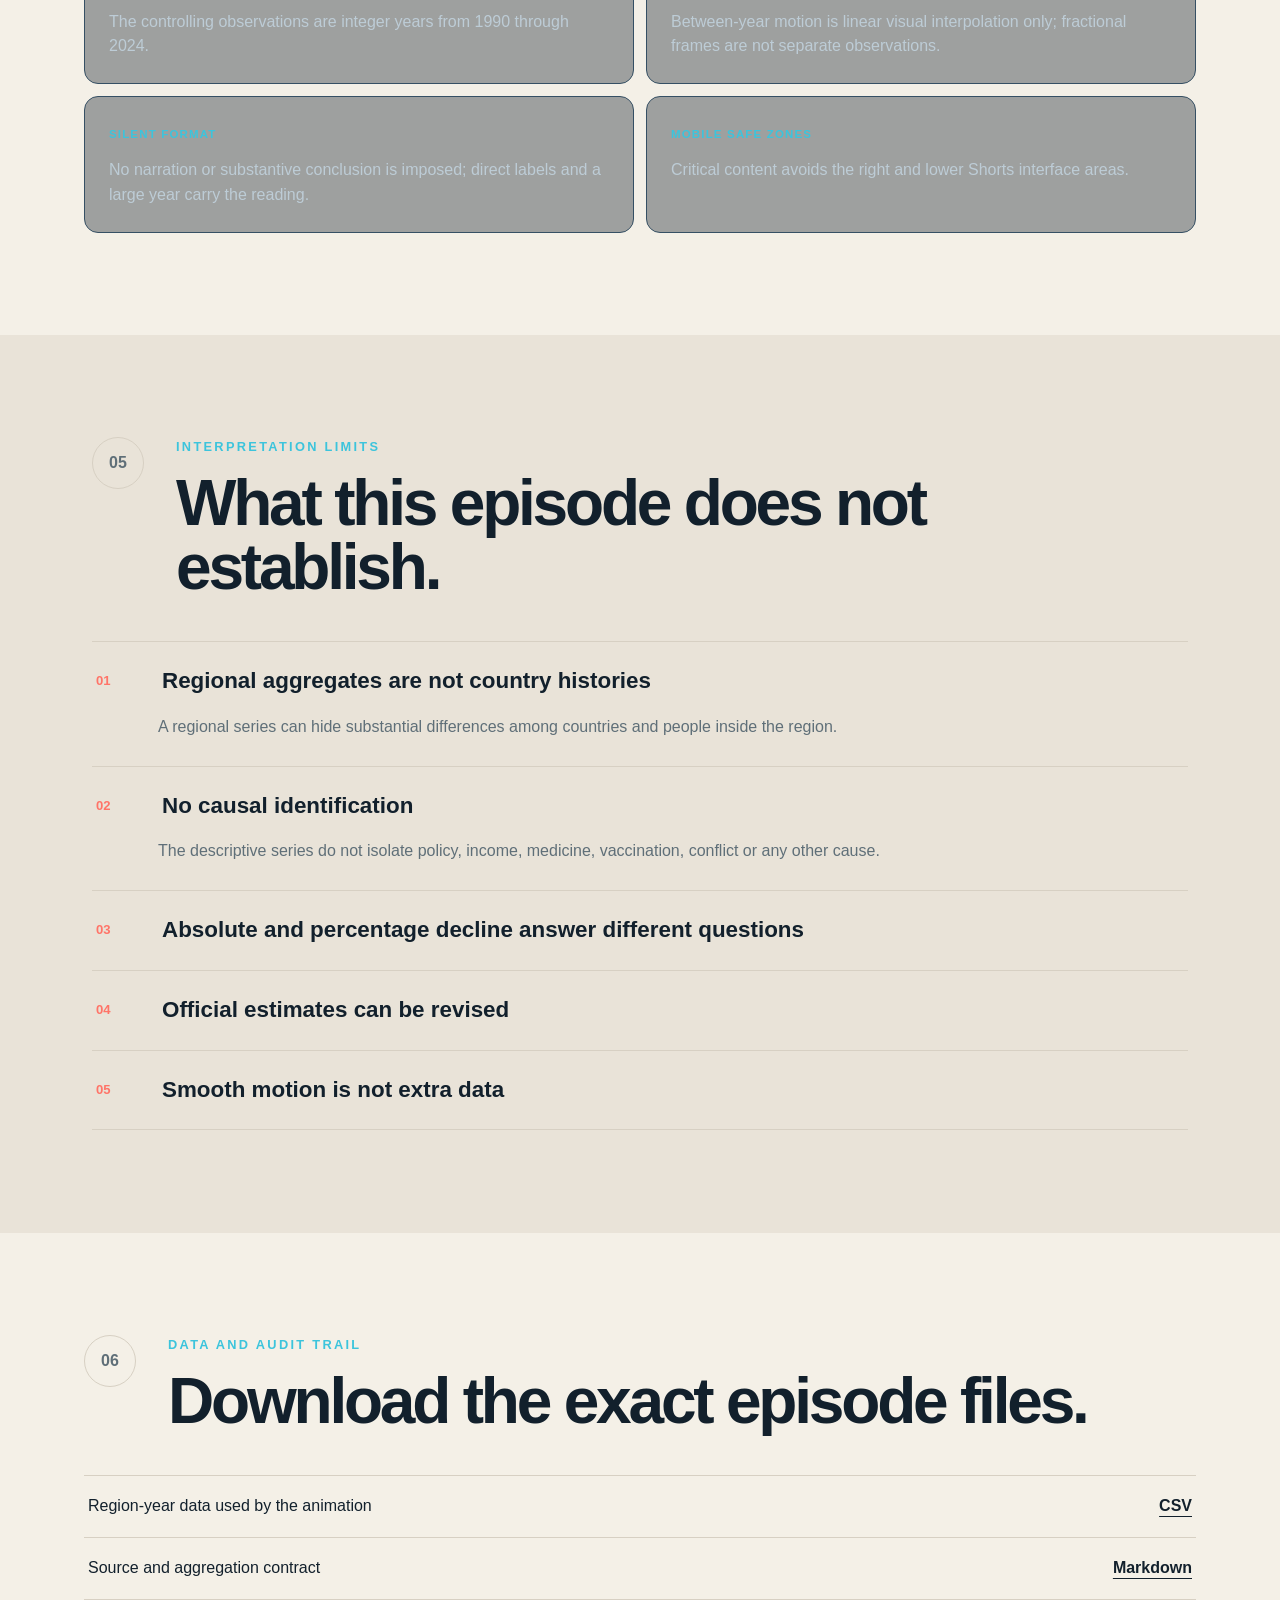
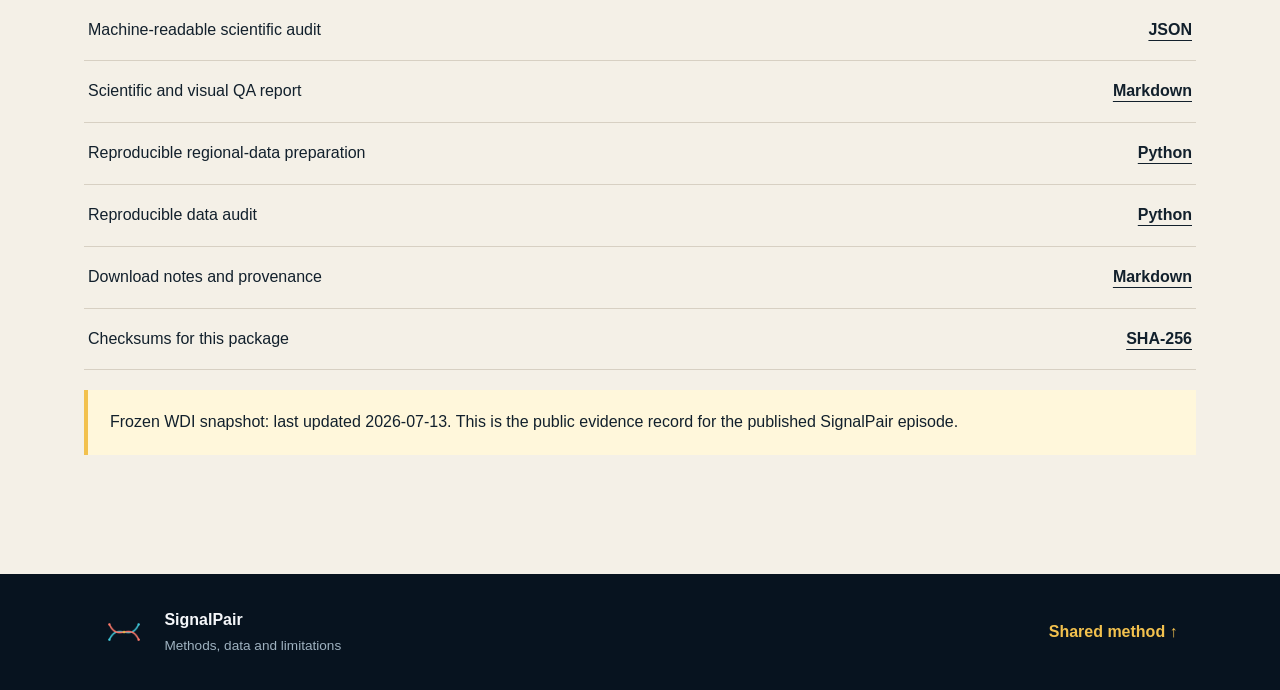
<file: infant-mortality.html>
<!doctype html>
<html lang="en">
<head>
  <meta charset="utf-8">
  <meta name="viewport" content="width=device-width, initial-scale=1">
  <meta name="description" content="Methods, data and limitations for SignalPair's infant mortality by world region episode, 1990–2024.">
  <meta name="theme-color" content="#07131F">
  <title>Infant mortality by world region, 1990–2024 — SignalPair</title>
  <link rel="icon" href="assets/signalpair-profile.png">
  <link rel="stylesheet" href="styles.css">
  <script src="app.js" defer></script>
</head>
<body data-language="en">
  <a class="skip-link" href="#main">Skip to content</a>
  <div class="preview-banner" data-local-preview hidden><span data-lang="en">Local review candidate — not published</span><span data-lang="pt">Candidato local para revisão — não publicado</span></div>
  <!-- GLOBAL HEADER CONTRACT: keep this header identical on every SignalPair page. -->
  <header class="site-header" data-site-header>
    <a class="brand" href="index.html" aria-label="SignalPair home"><img src="assets/signalpair-wordmark.png" alt="SignalPair"></a>
    <nav class="site-nav" data-global-nav aria-label="Primary"><a href="index.html" data-nav="home"><span data-lang="en">Home</span><span data-lang="pt">Início</span></a><a href="index.html#episodes" data-nav="episodes"><span data-lang="en">Episodes</span><span data-lang="pt">Episódios</span></a><a href="methodology.html" data-nav="method"><span data-lang="en">Method</span><span data-lang="pt">Método</span></a></nav>
    <div class="language-switch" role="group" aria-label="Language"><button type="button" data-set-language="en" aria-pressed="true">EN</button><button type="button" data-set-language="pt" aria-pressed="false">PT</button></div>
  </header>

  <main id="main">
    <section class="page-hero template-hero">
      <p class="eyebrow" data-lang="en">EPISODE 04 • EVIDENCE RECORD</p>
      <p class="eyebrow" data-lang="pt">EPISÓDIO 04 • REGISTRO DE EVIDÊNCIAS</p>
      <h1 data-lang="en">Infant mortality by world region</h1>
      <h1 data-lang="pt">Mortalidade infantil por região do mundo</h1>
      <p data-lang="en">Every region ended lower. The size of the drop was not the same.</p>
      <p data-lang="pt">Todas as regiões terminaram em nível menor. O tamanho da queda não foi igual.</p>
      <div class="metadata-strip"><span>PERIOD: 1990–2024</span><span>SOURCE: WORLD BANK WDI / UN IGME</span><span>STATUS: PUBLISHED REFERENCE</span></div>
    </section>

    <section class="content-section">
      <div class="episode-summary">
        <div><p class="kicker" data-lang="en">Research question</p><p class="kicker" data-lang="pt">Pergunta de pesquisa</p><h2 data-lang="en">Which world region saw the biggest absolute drop in infant mortality from 1990 to 2024?</h2><h2 data-lang="pt">Qual região do mundo teve a maior queda absoluta da mortalidade infantil entre 1990 e 2024?</h2></div>
        <div><p class="kicker" data-lang="en">Exploratory expectation</p><p class="kicker" data-lang="pt">Expectativa exploratória</p><h2 data-lang="en">Rates would generally be lower in 2024, but the size and path of change would differ by region.</h2><h2 data-lang="pt">As taxas seriam geralmente menores em 2024, mas o tamanho e a trajetória da mudança seriam diferentes entre regiões.</h2></div>
      </div>
      <p class="method-note" data-lang="en">This was an exploratory expectation, not a blinded preregistered confirmatory hypothesis. “Biggest drop” is defined before comparison as the 1990 value minus the 2024 value, in the stated unit.</p>
      <p class="method-note" data-lang="pt">Esta foi uma expectativa exploratória, não uma hipótese confirmatória pré-registrada e cega. “Maior queda” foi definida antes da comparação como o valor de 1990 menos o valor de 2024, na unidade declarada.</p>
    </section>

    <section class="content-section tinted">
      <div class="content-intro"><span class="section-number">01</span><div><p class="kicker" data-lang="en">One measure</p><p class="kicker" data-lang="pt">Uma medida</p><h2 data-lang="en">What each bar means.</h2><h2 data-lang="pt">O que cada barra significa.</h2></div></div>
      <div class="variable-grid single">
        <article class="variable cyan-border">
          <span>WORLD BANK INDICATOR</span>
          <h3 data-lang="en">Infant mortality rate</h3><h3 data-lang="pt">Taxa de mortalidade infantil</h3>
          <dl><dt data-lang="en">Definition</dt><dt data-lang="pt">Definição</dt><dd data-lang="en">Deaths before age 1</dd><dd data-lang="pt">Óbitos antes de 1 ano</dd><dt data-lang="en">Unit</dt><dt data-lang="pt">Unidade</dt><dd data-lang="en">Per 1,000 live births</dd><dd data-lang="pt">Por 1.000 nascidos vivos</dd><dt data-lang="en">Code</dt><dt data-lang="pt">Código</dt><dd>SP.DYN.IMRT.IN</dd><dt data-lang="en">Upstream</dt><dt data-lang="pt">Origem</dt><dd>UN IGME via WDI</dd></dl>
        </article>
      </div>
      <div class="source-links"><a href="https://data.worldbank.org/indicator/SP.DYN.IMRT.IN">World Bank indicator ↗</a><a href="https://childmortality.org/">UN IGME ↗</a></div>
    </section>

    <section class="content-section">
      <div class="content-intro"><span class="section-number">02</span><div><p class="kicker" data-lang="en">Coverage</p><p class="kicker" data-lang="pt">Cobertura</p><h2 data-lang="en">Seven official regional series, 35 years each.</h2><h2 data-lang="pt">Sete séries regionais oficiais, com 35 anos cada.</h2></div></div>
      <div class="record-grid">
        <article><strong data-lang="en">Geographic unit</strong><strong data-lang="pt">Unidade geográfica</strong><p data-lang="en">Seven official World Bank regional aggregates.</p><p data-lang="pt">Sete agregados regionais oficiais do Banco Mundial.</p></article>
        <article><strong data-lang="en">Period</strong><strong data-lang="pt">Período</strong><p>1990–2024</p></article>
        <article><strong data-lang="en">Observations</strong><strong data-lang="pt">Observações</strong><p data-lang="en">245 region-years; no missing values or duplicate keys.</p><p data-lang="pt">245 regiões-ano; sem valores ausentes ou chaves duplicadas.</p></article>
        <article><strong data-lang="en">Aggregation rule</strong><strong data-lang="pt">Regra de agregação</strong><p data-lang="en">Official WDI aggregates—not arithmetic country averages calculated by SignalPair.</p><p data-lang="pt">Agregados oficiais do WDI—não médias aritméticas dos países calculadas pelo SignalPair.</p></article>
      </div>
    </section>

    <section class="content-section dark-content">
      <div class="content-intro"><span class="section-number">03</span><div><p class="kicker" data-lang="en">Observed endpoints</p><p class="kicker" data-lang="pt">Extremos observados</p><h2 data-lang="en">1990 → 2024, in the same unit.</h2><h2 data-lang="pt">1990 → 2024, na mesma unidade.</h2></div></div>
      <div class="episode-visual">
        <img src="assets/infant-mortality-2024.png" alt="2024 frame from the SignalPair infant mortality regional bar chart">
        <div><p data-lang="en">All seven official regional series were lower in 2024 than in 1990. South Asia had the largest absolute decline: 85.5 to 23.2, a drop of 62.3 deaths before age 1 per 1,000 live births.</p><p data-lang="pt">As sete séries regionais oficiais estavam menores em 2024 do que em 1990. O Sul da Ásia teve a maior queda absoluta: de 85,5 para 23,2, queda de 62,3 óbitos antes de 1 ano por 1.000 nascidos vivos.</p><p class="method-note" data-lang="en"><strong>Descriptive, not causal.</strong> The chart does not identify why the rates changed or imply that every country followed its regional aggregate.</p><p class="method-note" data-lang="pt"><strong>Descritivo, não causal.</strong> O gráfico não identifica por que as taxas mudaram nem implica que todos os países seguiram o agregado de sua região.</p></div>
      </div>
      <div class="endpoint-grid">
        <article><span>SUB-SAHARAN AFRICA</span><strong>102.1 → 47.1</strong><p>−55.0</p></article>
        <article><span>SOUTH ASIA</span><strong>85.5 → 23.2</strong><p>−62.3</p></article>
        <article><span>MENA, AFGHANISTAN &amp; PAKISTAN</span><strong>79.1 → 32.0</strong><p>−47.1</p></article>
        <article><span>EAST ASIA &amp; PACIFIC</span><strong>44.5 → 10.7</strong><p>−33.8</p></article>
        <article><span>LATIN AMERICA &amp; CARIBBEAN</span><strong>44.1 → 13.3</strong><p>−30.8</p></article>
        <article><span>EUROPE &amp; CENTRAL ASIA</span><strong>25.6 → 6.6</strong><p>−19.0</p></article>
        <article><span>NORTH AMERICA</span><strong>9.2 → 5.4</strong><p>−3.8</p></article>
      </div>
      <div class="result-note"><strong data-lang="en">Why the wording matters</strong><strong data-lang="pt">Por que a formulação importa</strong><span data-lang="en">“Fastest” was rejected as ambiguous. South Asia leads the absolute decline, while East Asia &amp; Pacific leads the percentage decline at 76.0%.</span><span data-lang="pt">“Mais rápida” foi rejeitado por ser ambíguo. O Sul da Ásia lidera a queda absoluta, enquanto Leste Asiático e Pacífico lidera a queda percentual, com 76,0%.</span></div>
    </section>

    <section class="content-section">
      <div class="content-intro"><span class="section-number">04</span><div><p class="kicker" data-lang="en">Visual construction</p><p class="kicker" data-lang="pt">Construção visual</p><h2 data-lang="en">Simple enough to read; strict enough to compare.</h2><h2 data-lang="pt">Simples para ler; rigoroso para comparar.</h2></div></div>
      <div class="analysis-list">
        <div><span>FIXED ORDER</span><p data-lang="en">The seven regions never reorder, so motion means a value change—not a rank jump.</p><p data-lang="pt">As sete regiões nunca mudam de ordem; o movimento representa mudança de valor, não salto de posição.</p></div>
        <div><span>COMMON SCALE</span><p data-lang="en">Every bar begins at zero on the same 0–110 scale. The maximum observed annual value is 102.9.</p><p data-lang="pt">Todas as barras começam em zero na mesma escala de 0–110. O maior valor anual observado é 102,9.</p></div>
        <div><span>ANNUAL DATA</span><p data-lang="en">The controlling observations are integer years from 1990 through 2024.</p><p data-lang="pt">As observações que controlam o gráfico são anos inteiros de 1990 a 2024.</p></div>
        <div><span>VISUAL INTERPOLATION</span><p data-lang="en">Between-year motion is linear visual interpolation only; fractional frames are not separate observations.</p><p data-lang="pt">O movimento entre anos é apenas interpolação visual linear; quadros fracionários não são observações separadas.</p></div>
        <div><span>SILENT FORMAT</span><p data-lang="en">No narration or substantive conclusion is imposed; direct labels and a large year carry the reading.</p><p data-lang="pt">Não há narração nem conclusão substantiva imposta; rótulos diretos e o ano grande orientam a leitura.</p></div>
        <div><span>MOBILE SAFE ZONES</span><p data-lang="en">Critical content avoids the right and lower Shorts interface areas.</p><p data-lang="pt">O conteúdo crítico evita as áreas direita e inferior ocupadas pela interface dos Shorts.</p></div>
      </div>
    </section>

    <section class="content-section tinted">
      <div class="content-intro"><span class="section-number">05</span><div><p class="kicker" data-lang="en">Interpretation limits</p><p class="kicker" data-lang="pt">Limites de interpretação</p><h2 data-lang="en">What this episode does not establish.</h2><h2 data-lang="pt">O que este episódio não estabelece.</h2></div></div>
      <div class="detail-stack">
        <details open><summary><span>01</span><strong data-lang="en">Regional aggregates are not country histories</strong><strong data-lang="pt">Agregados regionais não são histórias nacionais</strong></summary><p data-lang="en">A regional series can hide substantial differences among countries and people inside the region.</p><p data-lang="pt">Uma série regional pode esconder diferenças substanciais entre países e pessoas dentro da região.</p></details>
        <details open><summary><span>02</span><strong data-lang="en">No causal identification</strong><strong data-lang="pt">Sem identificação causal</strong></summary><p data-lang="en">The descriptive series do not isolate policy, income, medicine, vaccination, conflict or any other cause.</p><p data-lang="pt">As séries descritivas não isolam política pública, renda, medicina, vacinação, conflito ou qualquer outra causa.</p></details>
        <details><summary><span>03</span><strong data-lang="en">Absolute and percentage decline answer different questions</strong><strong data-lang="pt">Queda absoluta e percentual respondem a perguntas diferentes</strong></summary><p data-lang="en">The episode explicitly asks for absolute change in the original unit. A percentage ranking produces a different leader.</p><p data-lang="pt">O episódio pergunta explicitamente pela mudança absoluta na unidade original. Um ranking percentual produz outra liderança.</p></details>
        <details><summary><span>04</span><strong data-lang="en">Official estimates can be revised</strong><strong data-lang="pt">Estimativas oficiais podem ser revisadas</strong></summary><p data-lang="en">The analysis freezes the WDI snapshot last updated 2026-07-13. Later official releases may revise recent or historical values.</p><p data-lang="pt">A análise congela o snapshot do WDI atualizado em 13/07/2026. Versões oficiais futuras podem revisar valores recentes ou históricos.</p></details>
        <details><summary><span>05</span><strong data-lang="en">Smooth motion is not extra data</strong><strong data-lang="pt">Movimento suave não é dado adicional</strong></summary><p data-lang="en">The animation visually interpolates between annual observations. It does not claim measured monthly or fractional-year values.</p><p data-lang="pt">A animação interpola visualmente entre observações anuais. Ela não afirma valores mensais ou de frações de ano medidos.</p></details>
      </div>
    </section>

    <section class="content-section">
      <div class="content-intro"><span class="section-number">06</span><div><p class="kicker" data-lang="en">Data and audit trail</p><p class="kicker" data-lang="pt">Dados e trilha de auditoria</p><h2 data-lang="en">Download the exact episode files.</h2><h2 data-lang="pt">Baixe os arquivos exatos do episódio.</h2></div></div>
      <ul class="download-list">
        <li><span data-lang="en">Region-year data used by the animation</span><span data-lang="pt">Dados região-ano usados na animação</span><a download href="downloads/infant-mortality/data-region-year.csv">CSV</a></li>
        <li><span data-lang="en">Source and aggregation contract</span><span data-lang="pt">Contrato de fonte e agregação</span><a download href="downloads/infant-mortality/source-contract.md">Markdown</a></li>
        <li><span data-lang="en">Machine-readable scientific audit</span><span data-lang="pt">Auditoria científica legível por máquina</span><a download href="downloads/infant-mortality/scientific-audit.json">JSON</a></li>
        <li><span data-lang="en">Scientific and visual QA report</span><span data-lang="pt">Relatório de QA científico e visual</span><a download href="downloads/infant-mortality/qa-report.md">Markdown</a></li>
        <li><span data-lang="en">Reproducible regional-data preparation</span><span data-lang="pt">Preparação reproduzível dos dados regionais</span><a download href="downloads/infant-mortality/prepare-regions.py">Python</a></li>
        <li><span data-lang="en">Reproducible data audit</span><span data-lang="pt">Auditoria reproduzível dos dados</span><a download href="downloads/infant-mortality/audit-data.py">Python</a></li>
        <li><span data-lang="en">Download notes and provenance</span><span data-lang="pt">Notas e proveniência dos downloads</span><a download href="downloads/infant-mortality/README.md">Markdown</a></li>
        <li><span data-lang="en">Checksums for this package</span><span data-lang="pt">Checksums deste pacote</span><a download href="downloads/infant-mortality/SHA256SUMS.txt">SHA-256</a></li>
      </ul>
      <p class="method-note" data-lang="en">Frozen WDI snapshot: last updated 2026-07-13. This is the public evidence record for the published SignalPair episode.</p>
      <p class="method-note" data-lang="pt">Snapshot WDI congelado: atualizado em 13/07/2026. Este é o registro público de evidências do episódio publicado pelo SignalPair.</p>
    </section>
  </main>

  <footer><img src="assets/signalpair-profile.png" alt="" width="44" height="44"><div><strong>SignalPair</strong><p data-lang="en">Methods, data and limitations</p><p data-lang="pt">Métodos, dados e limitações</p></div><a href="methodology.html"><span data-lang="en">Shared method ↑</span><span data-lang="pt">Método compartilhado ↑</span></a></footer>
</body>
</html>
</file>
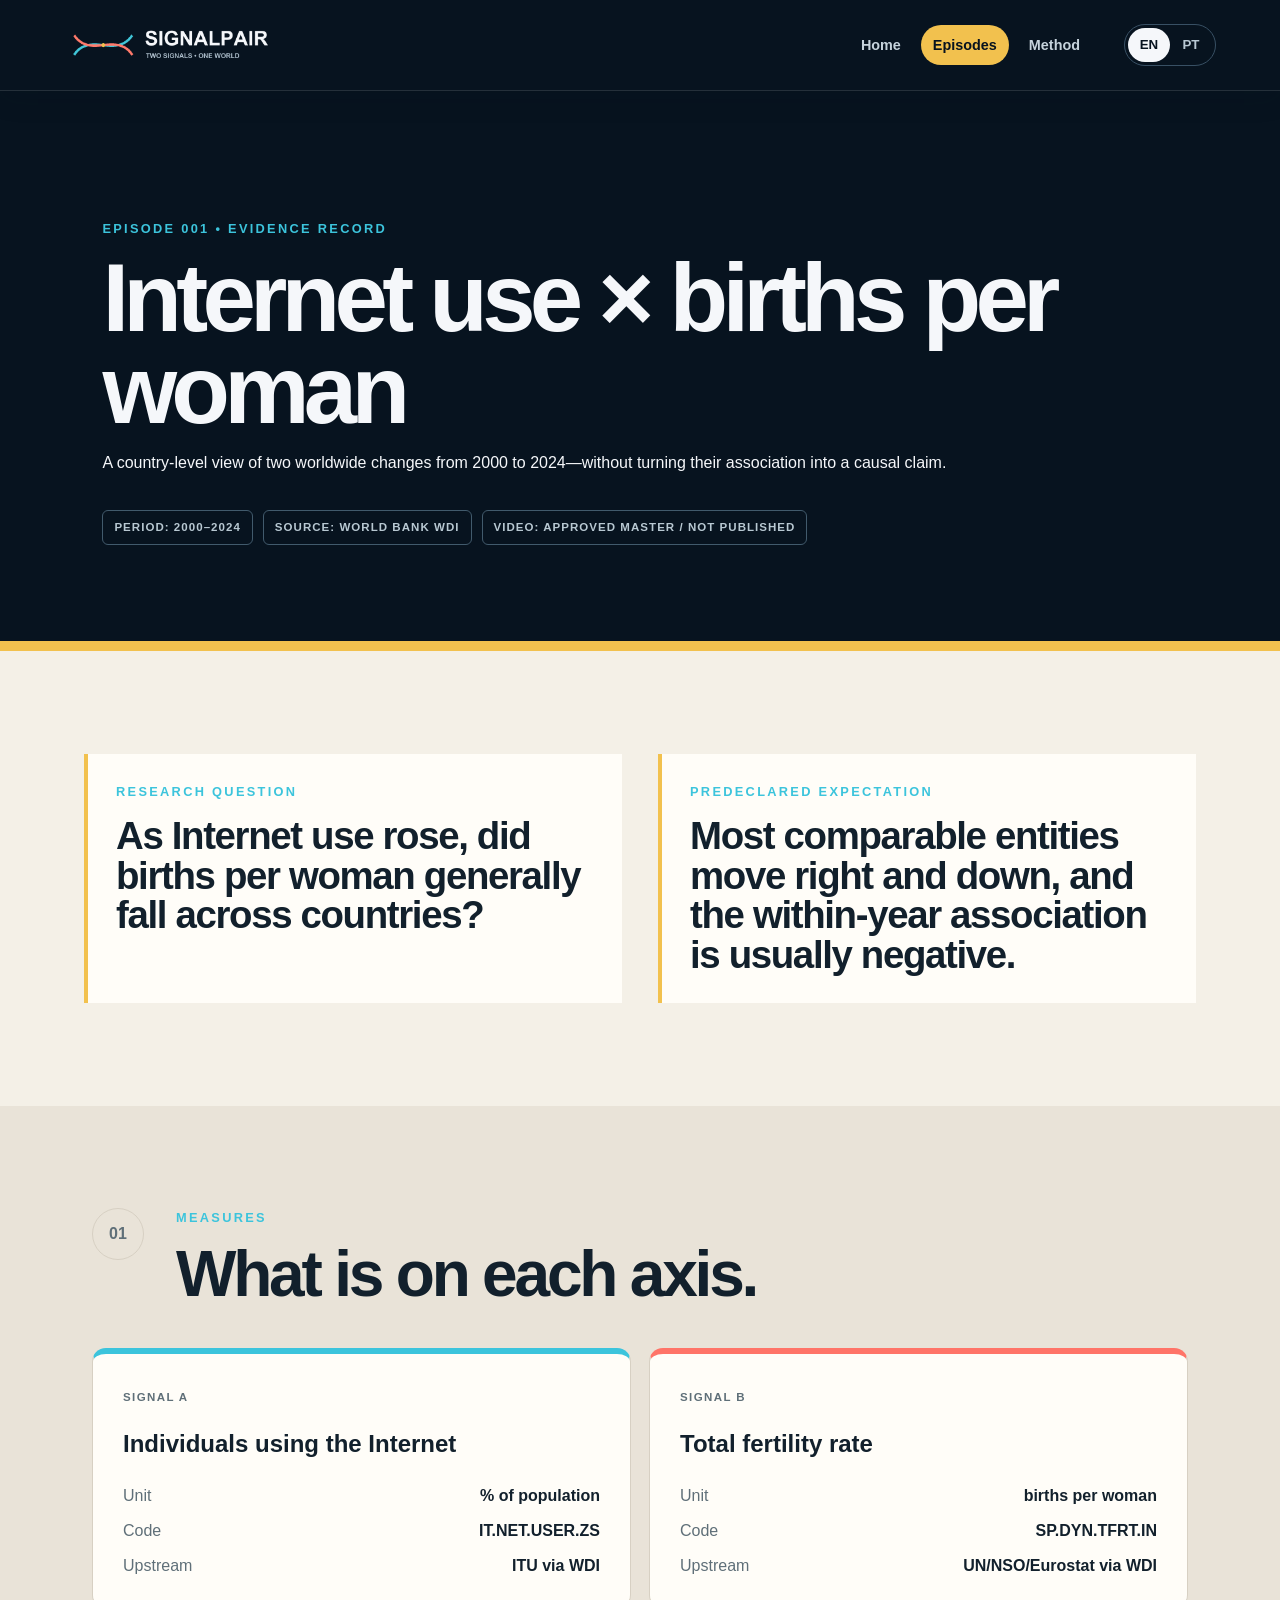
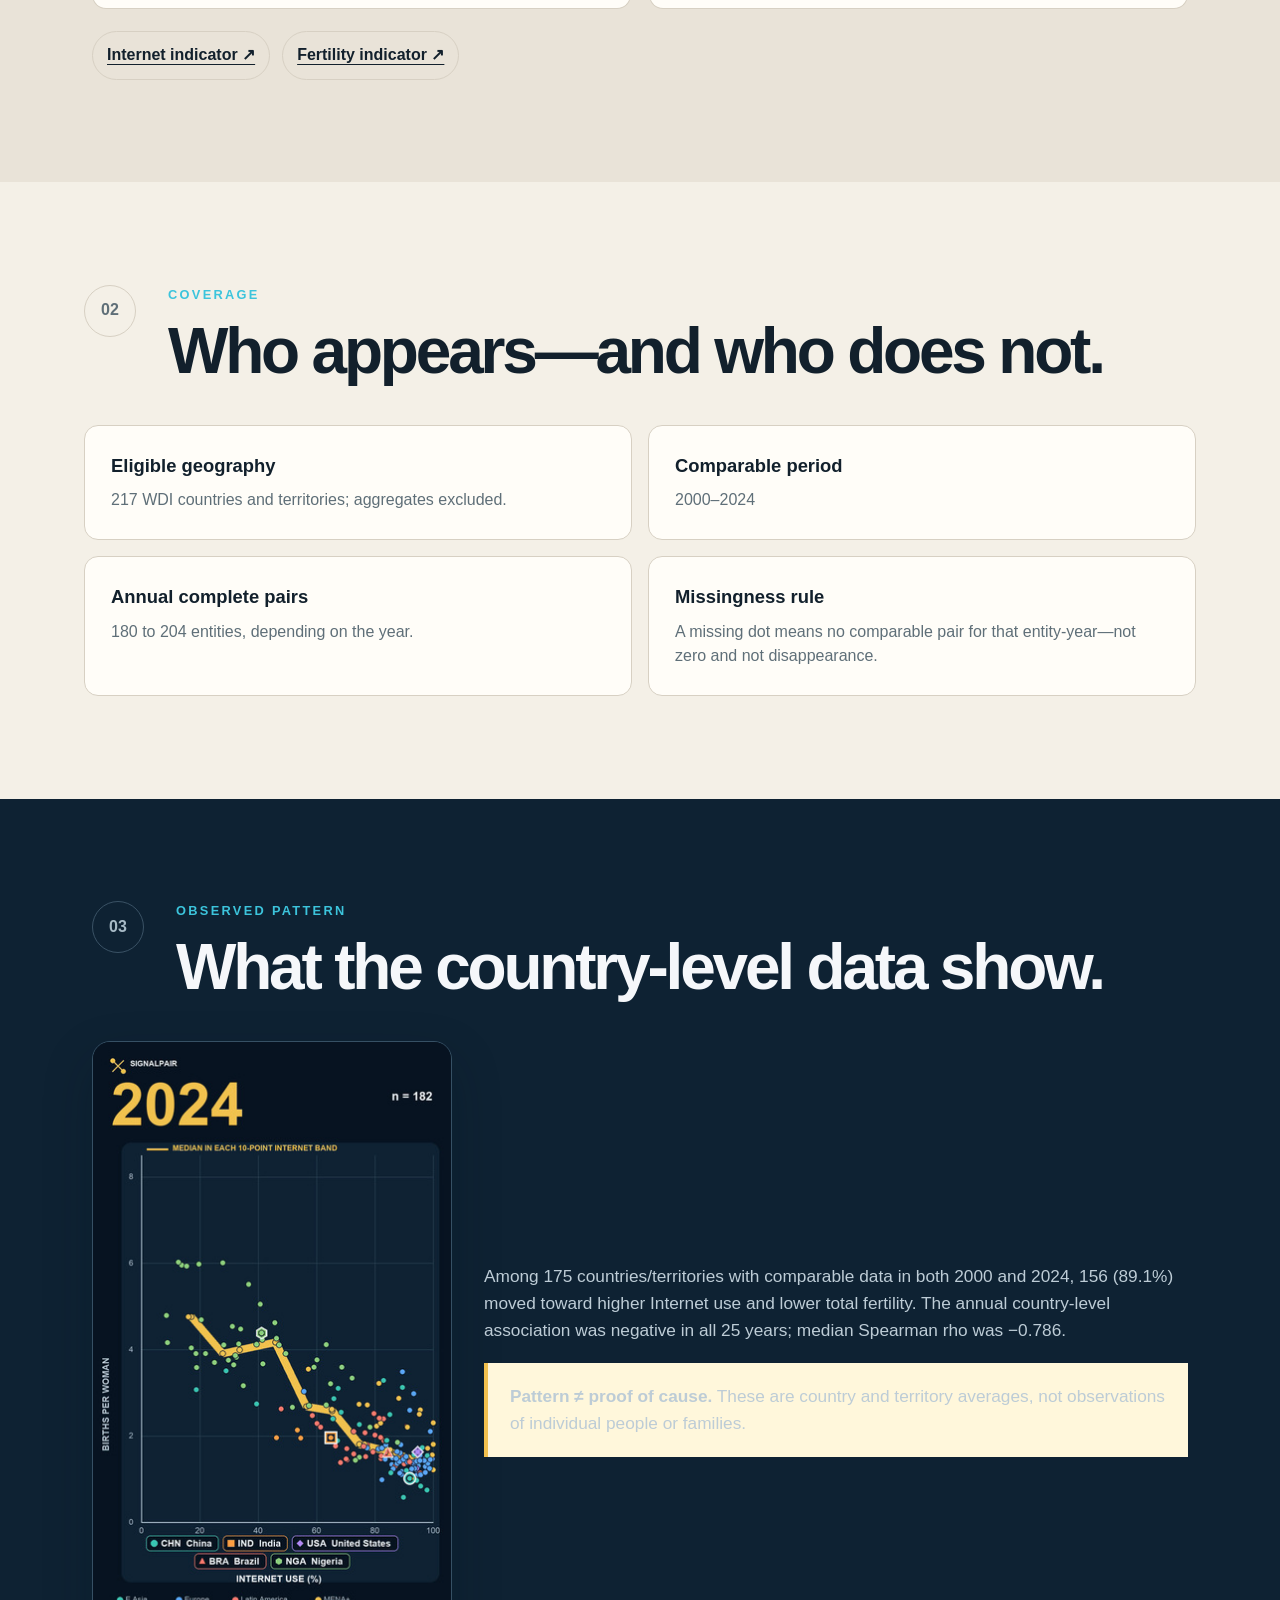
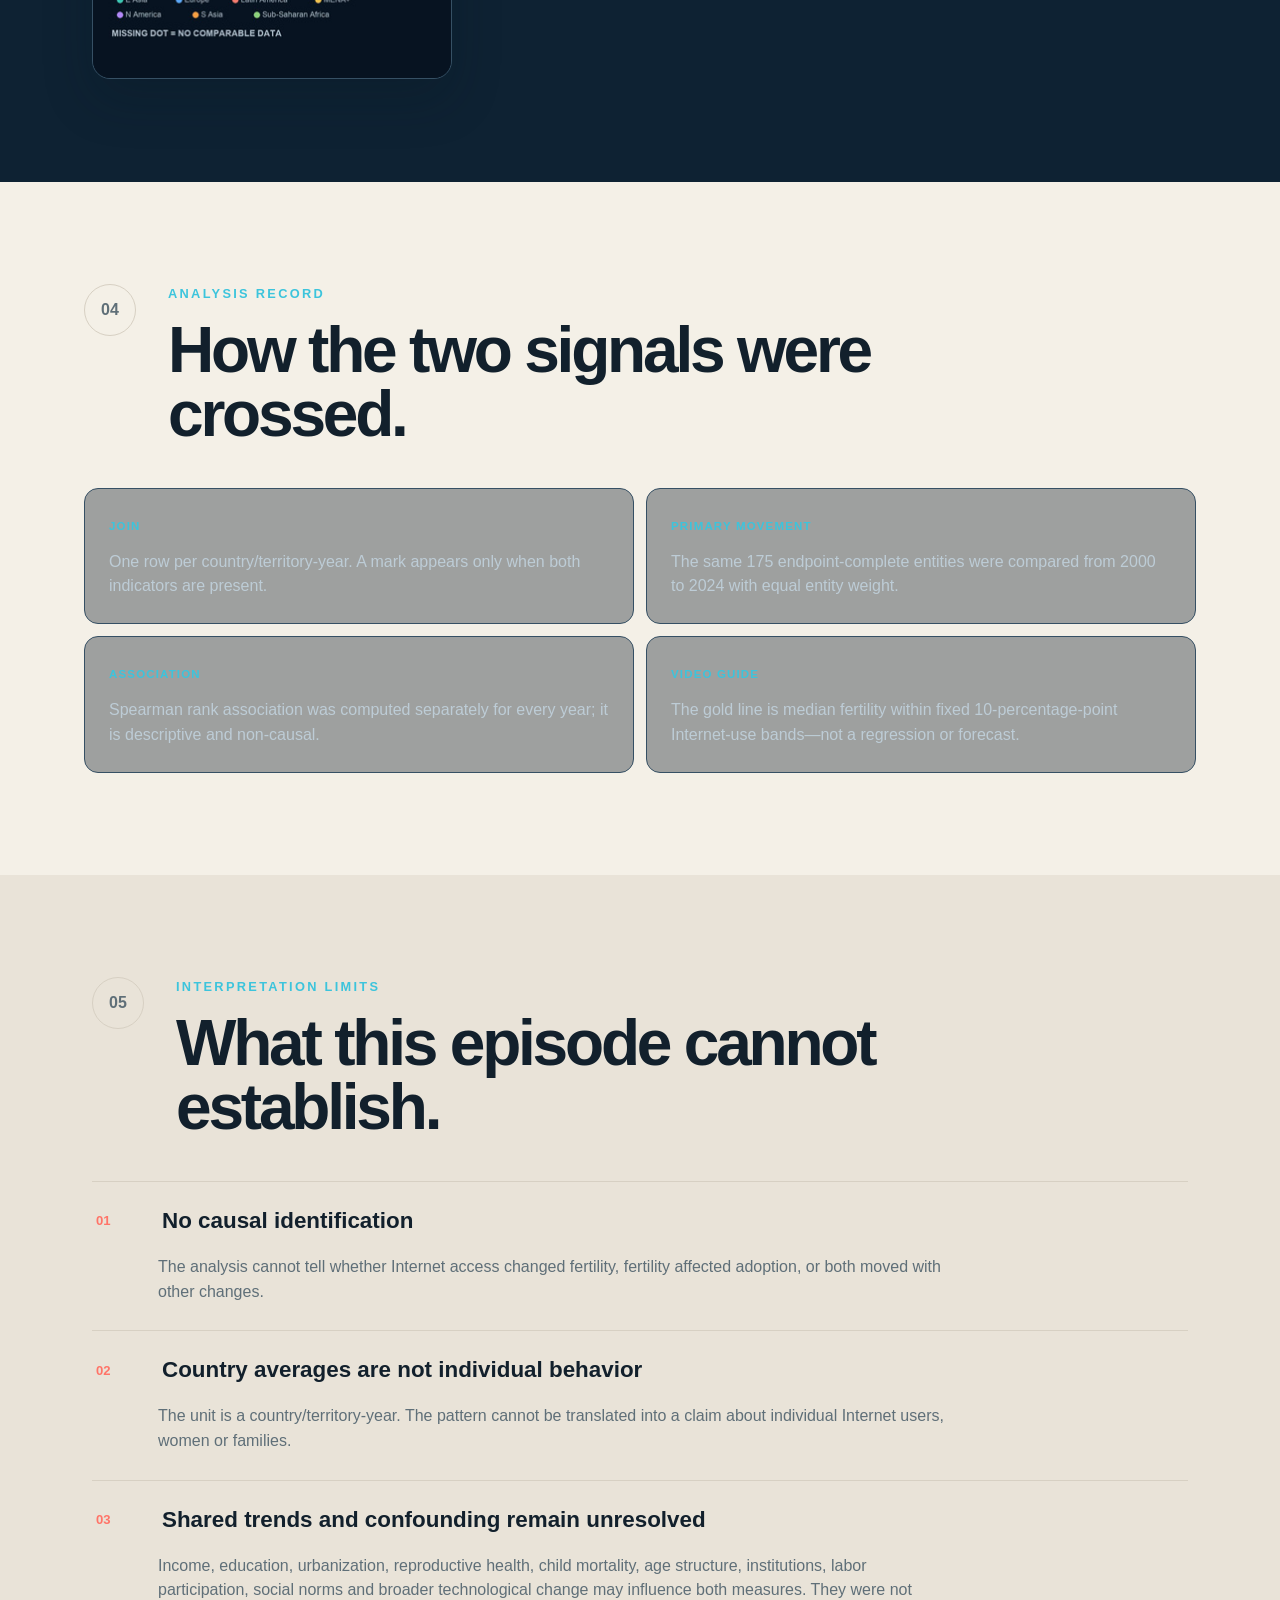
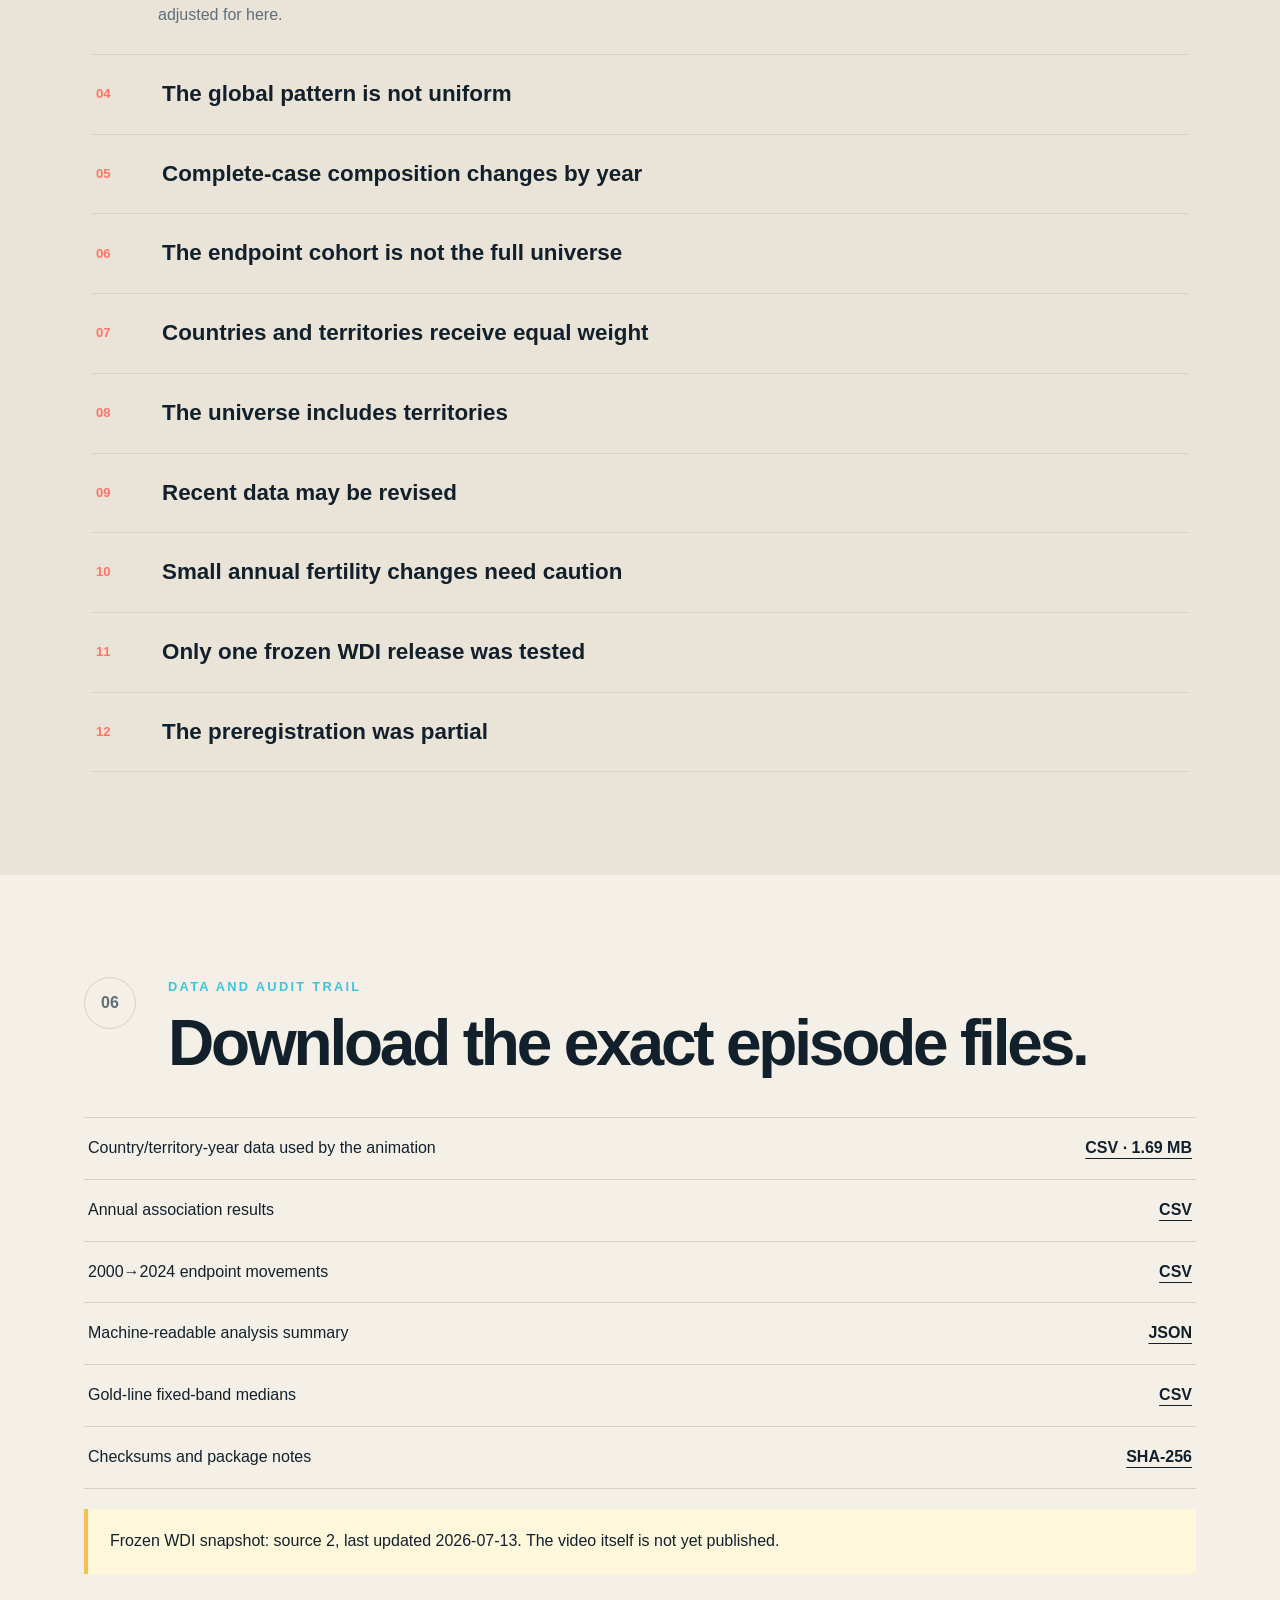
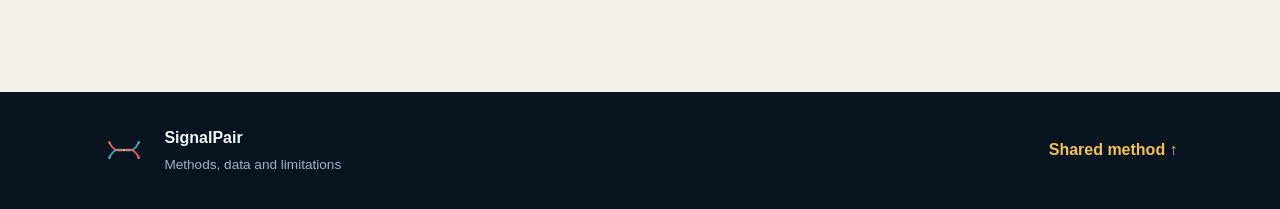
<file: internet-fertility.html>
<!doctype html>
<html lang="en">
<head>
  <meta charset="utf-8">
  <meta name="viewport" content="width=device-width, initial-scale=1">
  <meta name="description" content="Methods, data, sources and limitations for SignalPair's Internet use × births per woman episode, 2000–2024.">
  <meta name="theme-color" content="#07131F">
  <meta property="og:title" content="Internet use × births per woman, 2000–2024 — SignalPair">
  <meta property="og:description" content="The data, method and limits behind the silent SignalPair episode.">
  <meta property="og:image" content="https://msr-br.github.io/signalpair-site/assets/internet-fertility-2024.jpg">
  <title>Internet use × births per woman, 2000–2024 — SignalPair</title>
  <link rel="icon" href="assets/signalpair-profile.png">
  <link rel="stylesheet" href="styles.css">
  <script src="app.js" defer></script>
</head>
<body data-language="en">
  <a class="skip-link" href="#main">Skip to content</a>
  <div class="preview-banner" data-local-preview hidden><span data-lang="en">Local preview — not yet published</span><span data-lang="pt">Prévia local — ainda não publicada</span></div>
  <!-- GLOBAL HEADER CONTRACT: keep this header identical on every SignalPair page. -->
  <header class="site-header" data-site-header>
    <a class="brand" href="index.html" aria-label="SignalPair home"><img src="assets/signalpair-wordmark.png" alt="SignalPair"></a>
    <nav class="site-nav" data-global-nav aria-label="Primary"><a href="index.html" data-nav="home"><span data-lang="en">Home</span><span data-lang="pt">Início</span></a><a href="index.html#episodes" data-nav="episodes"><span data-lang="en">Episodes</span><span data-lang="pt">Episódios</span></a><a href="methodology.html" data-nav="method"><span data-lang="en">Method</span><span data-lang="pt">Método</span></a></nav>
    <div class="language-switch" role="group" aria-label="Language"><button type="button" data-set-language="en" aria-pressed="true">EN</button><button type="button" data-set-language="pt" aria-pressed="false">PT</button></div>
  </header>

  <main id="main">
    <section class="page-hero template-hero">
      <p class="eyebrow" data-lang="en">EPISODE 001 • EVIDENCE RECORD</p>
      <p class="eyebrow" data-lang="pt">EPISÓDIO 001 • REGISTRO DE EVIDÊNCIAS</p>
      <h1 data-lang="en">Internet use × births per woman</h1>
      <h1 data-lang="pt">Uso da Internet × nascimentos por mulher</h1>
      <p data-lang="en">A country-level view of two worldwide changes from 2000 to 2024—without turning their association into a causal claim.</p>
      <p data-lang="pt">Uma visão, no nível de países, de duas mudanças mundiais entre 2000 e 2024—sem transformar a associação em afirmação causal.</p>
      <div class="metadata-strip"><span>PERIOD: 2000–2024</span><span>SOURCE: WORLD BANK WDI</span><span>VIDEO: APPROVED MASTER / NOT PUBLISHED</span></div>
    </section>

    <section class="content-section">
      <div class="episode-summary">
        <div><p class="kicker" data-lang="en">Research question</p><p class="kicker" data-lang="pt">Pergunta de pesquisa</p><h2 data-lang="en">As Internet use rose, did births per woman generally fall across countries?</h2><h2 data-lang="pt">À medida que o uso da Internet cresceu, os nascimentos por mulher geralmente caíram entre os países?</h2></div>
        <div><p class="kicker" data-lang="en">Predeclared expectation</p><p class="kicker" data-lang="pt">Expectativa pré-declarada</p><h2 data-lang="en">Most comparable entities move right and down, and the within-year association is usually negative.</h2><h2 data-lang="pt">A maioria das entidades comparáveis se move para a direita e para baixo, e a associação dentro de cada ano costuma ser negativa.</h2></div>
      </div>
    </section>

    <section class="content-section tinted">
      <div class="content-intro"><span class="section-number">01</span><div><p class="kicker" data-lang="en">Measures</p><p class="kicker" data-lang="pt">Medidas</p><h2 data-lang="en">What is on each axis.</h2><h2 data-lang="pt">O que aparece em cada eixo.</h2></div></div>
      <div class="variable-grid">
        <article class="variable cyan-border"><span>SIGNAL A</span><h3 data-lang="en">Individuals using the Internet</h3><h3 data-lang="pt">Indivíduos que usam a Internet</h3><dl><dt data-lang="en">Unit</dt><dt data-lang="pt">Unidade</dt><dd>% of population</dd><dt data-lang="en">Code</dt><dt data-lang="pt">Código</dt><dd>IT.NET.USER.ZS</dd><dt data-lang="en">Upstream</dt><dt data-lang="pt">Origem</dt><dd>ITU via WDI</dd></dl></article>
        <article class="variable coral-border"><span>SIGNAL B</span><h3 data-lang="en">Total fertility rate</h3><h3 data-lang="pt">Taxa de fecundidade total</h3><dl><dt data-lang="en">Unit</dt><dt data-lang="pt">Unidade</dt><dd>births per woman</dd><dt data-lang="en">Code</dt><dt data-lang="pt">Código</dt><dd>SP.DYN.TFRT.IN</dd><dt data-lang="en">Upstream</dt><dt data-lang="pt">Origem</dt><dd>UN/NSO/Eurostat via WDI</dd></dl></article>
      </div>
      <div class="source-links"><a href="https://data.worldbank.org/indicator/IT.NET.USER.ZS">Internet indicator ↗</a><a href="https://data.worldbank.org/indicator/SP.DYN.TFRT.IN">Fertility indicator ↗</a></div>
    </section>

    <section class="content-section">
      <div class="content-intro"><span class="section-number">02</span><div><p class="kicker" data-lang="en">Coverage</p><p class="kicker" data-lang="pt">Cobertura</p><h2 data-lang="en">Who appears—and who does not.</h2><h2 data-lang="pt">Quem aparece—e quem não aparece.</h2></div></div>
      <div class="record-grid">
        <article><strong data-lang="en">Eligible geography</strong><strong data-lang="pt">Geografia elegível</strong><p data-lang="en">217 WDI countries and territories; aggregates excluded.</p><p data-lang="pt">217 países e territórios do WDI; agregados excluídos.</p></article>
        <article><strong data-lang="en">Comparable period</strong><strong data-lang="pt">Período comparável</strong><p>2000–2024</p></article>
        <article><strong data-lang="en">Annual complete pairs</strong><strong data-lang="pt">Pares anuais completos</strong><p data-lang="en">180 to 204 entities, depending on the year.</p><p data-lang="pt">180 a 204 entidades, dependendo do ano.</p></article>
        <article><strong data-lang="en">Missingness rule</strong><strong data-lang="pt">Regra de ausência</strong><p data-lang="en">A missing dot means no comparable pair for that entity-year—not zero and not disappearance.</p><p data-lang="pt">Um ponto ausente significa ausência de par comparável naquele país-ano—não significa zero nem desaparecimento.</p></article>
      </div>
    </section>

    <section class="content-section dark-content">
      <div class="content-intro"><span class="section-number">03</span><div><p class="kicker" data-lang="en">Observed pattern</p><p class="kicker" data-lang="pt">Padrão observado</p><h2 data-lang="en">What the country-level data show.</h2><h2 data-lang="pt">O que mostram os dados no nível dos países.</h2></div></div>
      <div class="episode-visual">
        <img src="assets/internet-fertility-2024.jpg" alt="SignalPair 2024 scatter plot of Internet use and births per woman">
        <div><p data-lang="en">Among 175 countries/territories with comparable data in both 2000 and 2024, 156 (89.1%) moved toward higher Internet use and lower total fertility. The annual country-level association was negative in all 25 years; median Spearman rho was −0.786.</p><p data-lang="pt">Entre 175 países/territórios com dados comparáveis em 2000 e 2024, 156 (89,1%) se moveram em direção a maior uso da Internet e menor fecundidade total. A associação anual no nível dos países foi negativa nos 25 anos; a mediana de Spearman foi −0,786.</p><p class="method-note" data-lang="en"><strong>Pattern ≠ proof of cause.</strong> These are country and territory averages, not observations of individual people or families.</p><p class="method-note" data-lang="pt"><strong>Padrão ≠ prova de causa.</strong> São médias de países e territórios, não observações de pessoas ou famílias.</p></div>
      </div>
    </section>

    <section class="content-section">
      <div class="content-intro"><span class="section-number">04</span><div><p class="kicker" data-lang="en">Analysis record</p><p class="kicker" data-lang="pt">Registro da análise</p><h2 data-lang="en">How the two signals were crossed.</h2><h2 data-lang="pt">Como os dois sinais foram cruzados.</h2></div></div>
      <div class="analysis-list">
        <div><span>JOIN</span><p data-lang="en">One row per country/territory-year. A mark appears only when both indicators are present.</p><p data-lang="pt">Uma linha por país/território-ano. Um ponto aparece apenas quando os dois indicadores estão presentes.</p></div>
        <div><span>PRIMARY MOVEMENT</span><p data-lang="en">The same 175 endpoint-complete entities were compared from 2000 to 2024 with equal entity weight.</p><p data-lang="pt">As mesmas 175 entidades completas nos extremos foram comparadas entre 2000 e 2024, com pesos iguais.</p></div>
        <div><span>ASSOCIATION</span><p data-lang="en">Spearman rank association was computed separately for every year; it is descriptive and non-causal.</p><p data-lang="pt">A associação de postos de Spearman foi calculada separadamente para cada ano; é descritiva e não causal.</p></div>
        <div><span>VIDEO GUIDE</span><p data-lang="en">The gold line is median fertility within fixed 10-percentage-point Internet-use bands—not a regression or forecast.</p><p data-lang="pt">A linha dourada é a fecundidade mediana em faixas fixas de 10 pontos percentuais de uso da Internet—não é regressão nem previsão.</p></div>
      </div>
    </section>

    <section class="content-section tinted">
      <div class="content-intro"><span class="section-number">05</span><div><p class="kicker" data-lang="en">Interpretation limits</p><p class="kicker" data-lang="pt">Limites de interpretação</p><h2 data-lang="en">What this episode cannot establish.</h2><h2 data-lang="pt">O que este episódio não consegue estabelecer.</h2></div></div>
      <div class="detail-stack">
        <details open><summary><span>01</span><strong data-lang="en">No causal identification</strong><strong data-lang="pt">Sem identificação causal</strong></summary><p data-lang="en">The analysis cannot tell whether Internet access changed fertility, fertility affected adoption, or both moved with other changes.</p><p data-lang="pt">A análise não identifica se a Internet alterou a fecundidade, se a fecundidade afetou a adoção ou se ambas mudaram com outros fatores.</p></details>
        <details open><summary><span>02</span><strong data-lang="en">Country averages are not individual behavior</strong><strong data-lang="pt">Médias nacionais não são comportamento individual</strong></summary><p data-lang="en">The unit is a country/territory-year. The pattern cannot be translated into a claim about individual Internet users, women or families.</p><p data-lang="pt">A unidade é país/território-ano. O padrão não pode ser transformado em afirmação sobre usuários individuais, mulheres ou famílias.</p></details>
        <details open><summary><span>03</span><strong data-lang="en">Shared trends and confounding remain unresolved</strong><strong data-lang="pt">Tendências compartilhadas e confundimento permanecem</strong></summary><p data-lang="en">Income, education, urbanization, reproductive health, child mortality, age structure, institutions, labor participation, social norms and broader technological change may influence both measures. They were not adjusted for here.</p><p data-lang="pt">Renda, educação, urbanização, saúde reprodutiva, mortalidade infantil, estrutura etária, instituições, participação no trabalho, normas sociais e mudanças tecnológicas podem influenciar as duas medidas. Esta análise não fez esses ajustes.</p></details>
        <details><summary><span>04</span><strong data-lang="en">The global pattern is not uniform</strong><strong data-lang="pt">O padrão global não é uniforme</strong></summary><p data-lang="en">Regional strength varies. Europe & Central Asia is near zero in the within-region diagnostic, and North America and South Asia do not meet the project's n≥10 display rule.</p><p data-lang="pt">A força regional varia. Europa e Ásia Central fica próxima de zero no diagnóstico intrarregional, e América do Norte e Sul da Ásia não atendem à regra de exibição n≥10.</p></details>
        <details><summary><span>05</span><strong data-lang="en">Complete-case composition changes by year</strong><strong data-lang="pt">A composição de casos completos muda a cada ano</strong></summary><p data-lang="en">Annual complete pairs range from 180 to 204 of 217 eligible entities. Missing dots are not zero. The visible 2017→2018 drop is missing Internet data, not sudden country movement.</p><p data-lang="pt">Os pares anuais completos variam de 180 a 204 entre 217 entidades elegíveis. Pontos ausentes não são zero. A queda visível de 2017→2018 é ausência de dados de Internet, não movimento súbito dos países.</p></details>
        <details><summary><span>06</span><strong data-lang="en">The endpoint cohort is not the full universe</strong><strong data-lang="pt">A coorte dos extremos não é o universo completo</strong></summary><p data-lang="en">The 89.1% result describes 175 entities with data in both 2000 and 2024—not all 217 eligible entities, every country in every year or 89% of the world's population.</p><p data-lang="pt">O resultado de 89,1% descreve 175 entidades com dados em 2000 e 2024—não todas as 217 entidades elegíveis, todos os países em todos os anos nem 89% da população mundial.</p></details>
        <details><summary><span>07</span><strong data-lang="en">Countries and territories receive equal weight</strong><strong data-lang="pt">Países e territórios recebem pesos iguais</strong></summary><p data-lang="en">The primary result gives one equal weight to every eligible entity. It answers a distribution-of-entities question, not what the average person experienced. Population weighting is only a labeled sensitivity diagnostic.</p><p data-lang="pt">O resultado principal atribui o mesmo peso a cada entidade elegível. Ele responde sobre a distribuição das entidades, não sobre a experiência da pessoa média. A ponderação populacional é apenas um diagnóstico de sensibilidade identificado.</p></details>
        <details><summary><span>08</span><strong data-lang="en">The universe includes territories</strong><strong data-lang="pt">O universo inclui territórios</strong></summary><p data-lang="en">The primary universe follows 217 non-aggregate WDI entities, including countries and territories. A 193-UN-member sensitivity preserves the main direction, but its crosswalk used an audited manual ISO/name review.</p><p data-lang="pt">O universo principal segue 217 entidades não agregadas do WDI, incluindo países e territórios. Uma sensibilidade com 193 membros da ONU preserva a direção principal, mas seu cruzamento usou revisão manual auditada de códigos ISO e nomes.</p></details>
        <details><summary><span>09</span><strong data-lang="en">Recent data may be revised</strong><strong data-lang="pt">Dados recentes podem ser revisados</strong></summary><p data-lang="en">Ending the analysis in 2023 preserves the direction, but exact 2024 values may change in later official releases.</p><p data-lang="pt">Encerrar a análise em 2023 preserva a direção, mas os valores exatos de 2024 podem mudar em versões oficiais futuras.</p></details>
        <details><summary><span>10</span><strong data-lang="en">Small annual fertility changes need caution</strong><strong data-lang="pt">Pequenas mudanças anuais de fecundidade exigem cautela</strong></summary><p data-lang="en">Annual fertility values may include estimated or interpolated upstream observations. The animation uses easing only between annual records; tiny single-year movements are not interpreted as independent events.</p><p data-lang="pt">Os valores anuais de fecundidade podem incluir observações estimadas ou interpoladas na fonte. A animação usa suavização apenas entre registros anuais; pequenos movimentos de um único ano não são interpretados como eventos independentes.</p></details>
        <details><summary><span>11</span><strong data-lang="en">Only one frozen WDI release was tested</strong><strong data-lang="pt">Apenas uma versão congelada do WDI foi testada</strong></summary><p data-lang="en">The source-revision sensitivity could not be evaluated because only the WDI release dated 2026-07-13 was frozen. Later releases may revise historical values.</p><p data-lang="pt">A sensibilidade a revisões da fonte não pôde ser avaliada porque apenas a versão do WDI de 13/07/2026 foi congelada. Versões posteriores podem revisar valores históricos.</p></details>
        <details><summary><span>12</span><strong data-lang="en">The preregistration was partial</strong><strong data-lang="pt">O pré-registro foi parcial</strong></summary><p data-lang="en">Formal rules were frozen before the final analysis, but an endpoint feasibility plot had already been inspected. This was not a blinded confirmatory study.</p><p data-lang="pt">As regras formais foram congeladas antes da análise final, mas um gráfico preliminar dos extremos já havia sido inspecionado. Este não foi um estudo confirmatório cego.</p></details>
      </div>
    </section>

    <section class="content-section">
      <div class="content-intro"><span class="section-number">06</span><div><p class="kicker" data-lang="en">Data and audit trail</p><p class="kicker" data-lang="pt">Dados e trilha de auditoria</p><h2 data-lang="en">Download the exact episode files.</h2><h2 data-lang="pt">Baixe os arquivos exatos do episódio.</h2></div></div>
      <ul class="download-list">
        <li><span data-lang="en">Country/territory-year data used by the animation</span><span data-lang="pt">Dados país/território-ano usados na animação</span><a download href="downloads/internet-fertility/data-country-year.csv">CSV · 1.69 MB</a></li>
        <li><span data-lang="en">Annual association results</span><span data-lang="pt">Resultados anuais de associação</span><a download href="downloads/internet-fertility/annual-association.csv">CSV</a></li>
        <li><span data-lang="en">2000→2024 endpoint movements</span><span data-lang="pt">Movimentos dos extremos 2000→2024</span><a download href="downloads/internet-fertility/endpoint-movements.csv">CSV</a></li>
        <li><span data-lang="en">Machine-readable analysis summary</span><span data-lang="pt">Resumo da análise legível por máquina</span><a download href="downloads/internet-fertility/analysis-summary.json">JSON</a></li>
        <li><span data-lang="en">Gold-line fixed-band medians</span><span data-lang="pt">Medianas por faixa da linha dourada</span><a download href="downloads/internet-fertility/linear-band-medians.csv">CSV</a></li>
        <li><span data-lang="en">Checksums and package notes</span><span data-lang="pt">Checksums e notas do pacote</span><a download href="downloads/internet-fertility/SHA256SUMS.txt">SHA-256</a></li>
      </ul>
      <p class="method-note" data-lang="en">Frozen WDI snapshot: source 2, last updated 2026-07-13. The video itself is not yet published.</p>
      <p class="method-note" data-lang="pt">Snapshot WDI congelado: fonte 2, atualizada em 13/07/2026. O vídeo ainda não foi publicado.</p>
    </section>
  </main>

  <footer><img src="assets/signalpair-profile.png" alt="" width="44" height="44"><div><strong>SignalPair</strong><p data-lang="en">Methods, data and limitations</p><p data-lang="pt">Métodos, dados e limitações</p></div><a href="methodology.html"><span data-lang="en">Shared method ↑</span><span data-lang="pt">Método compartilhado ↑</span></a></footer>
</body>
</html>
</file>
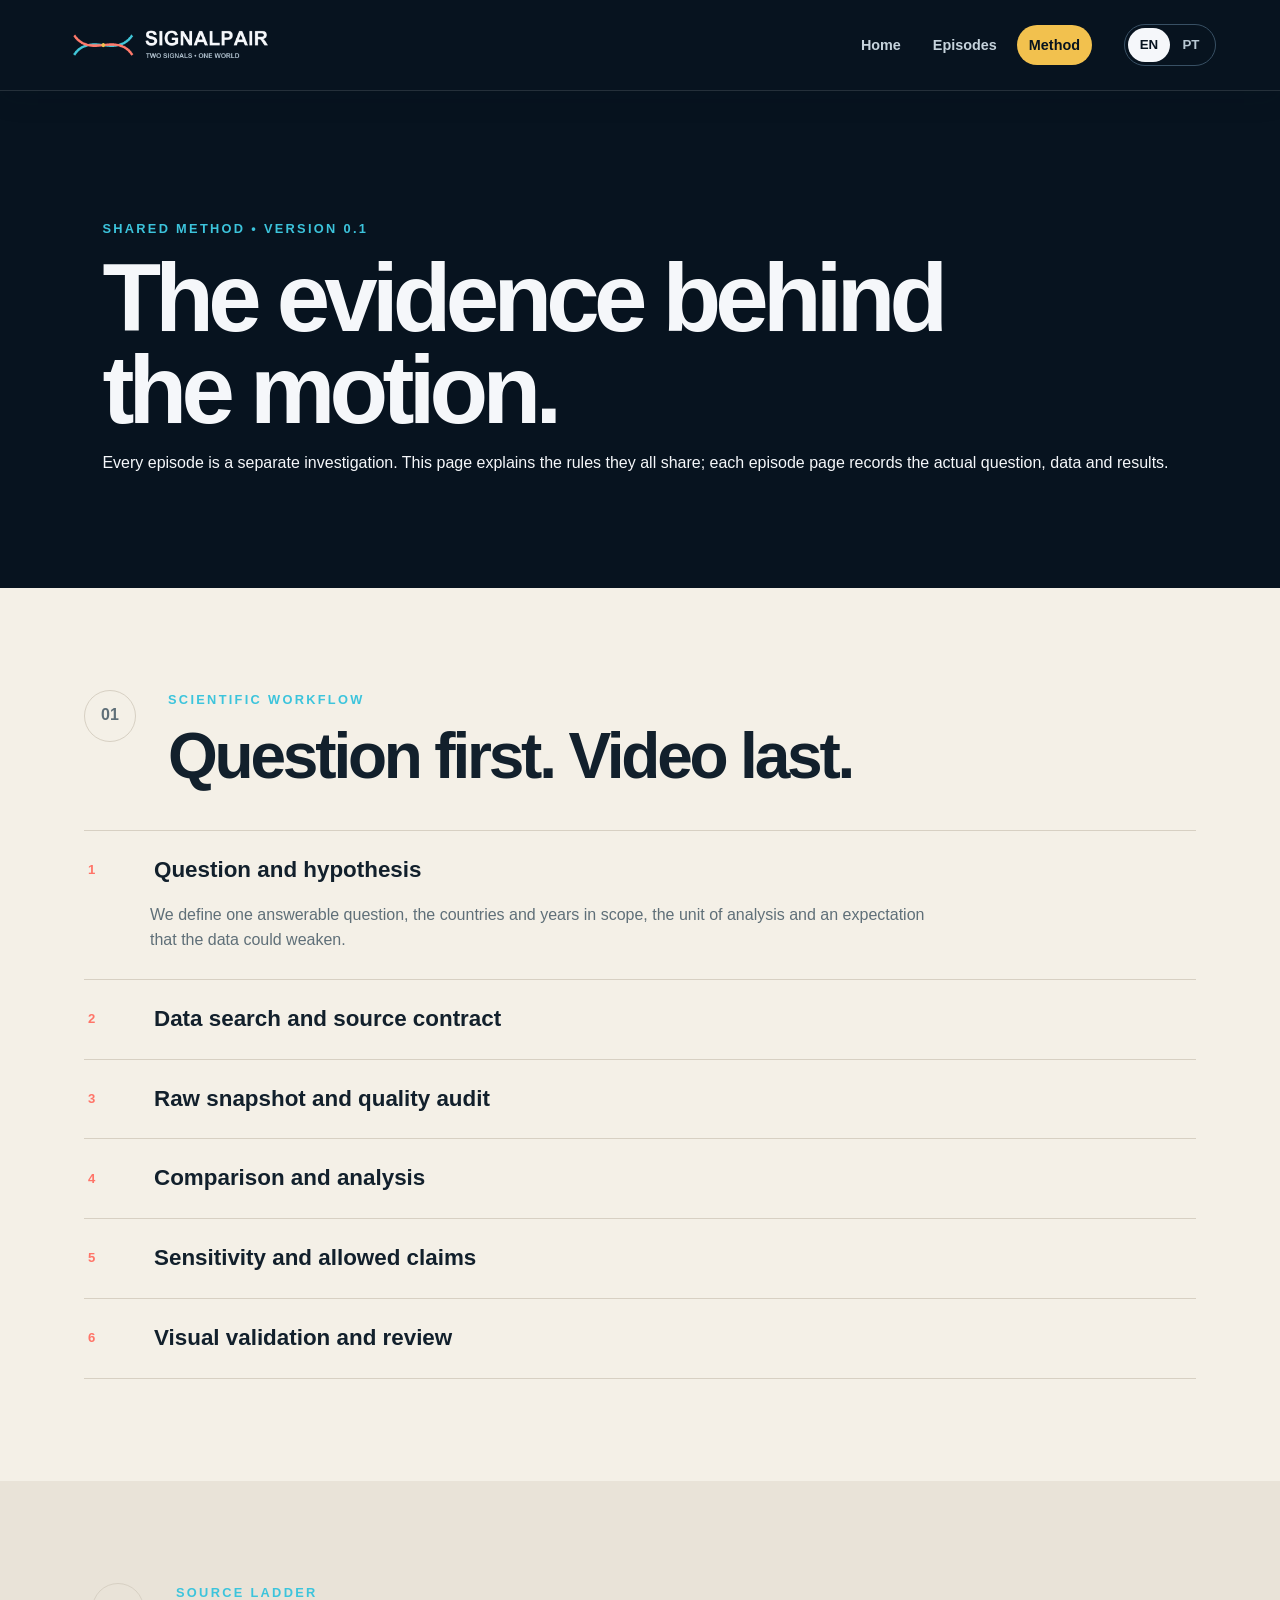
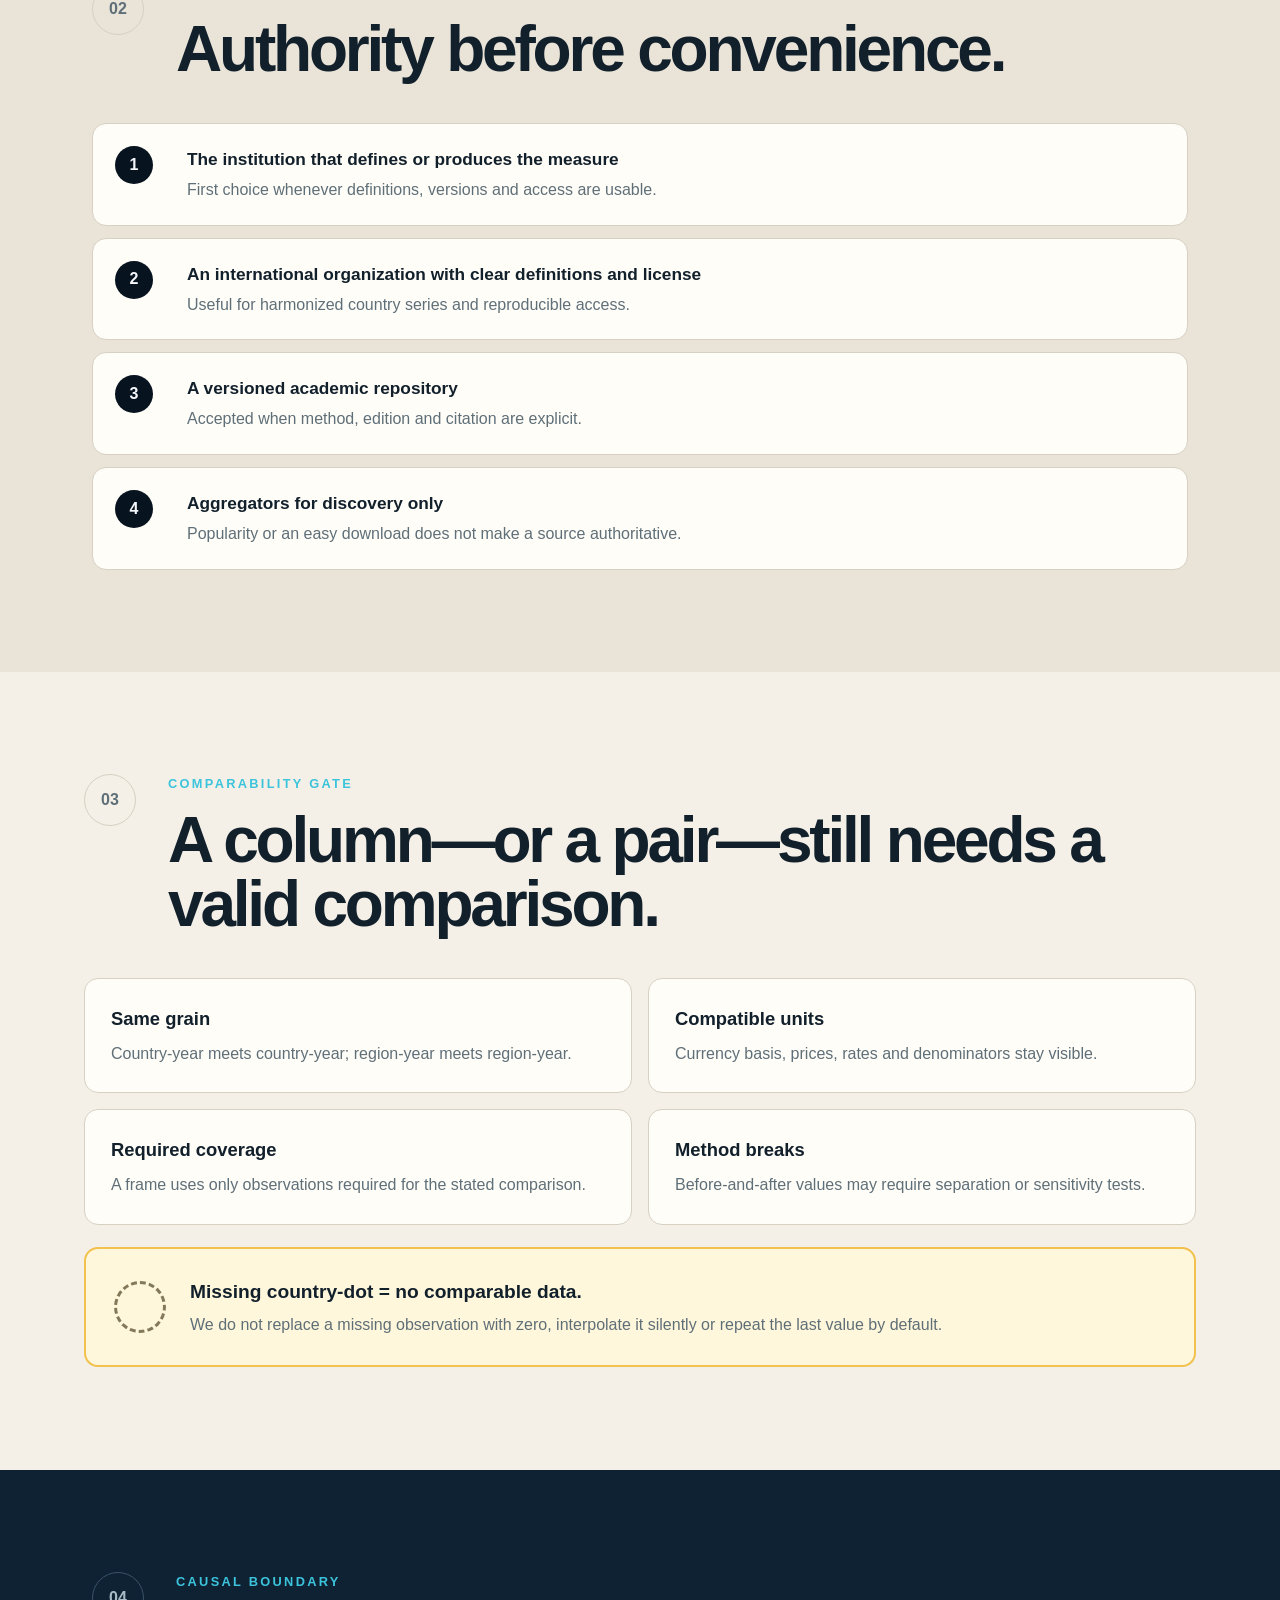
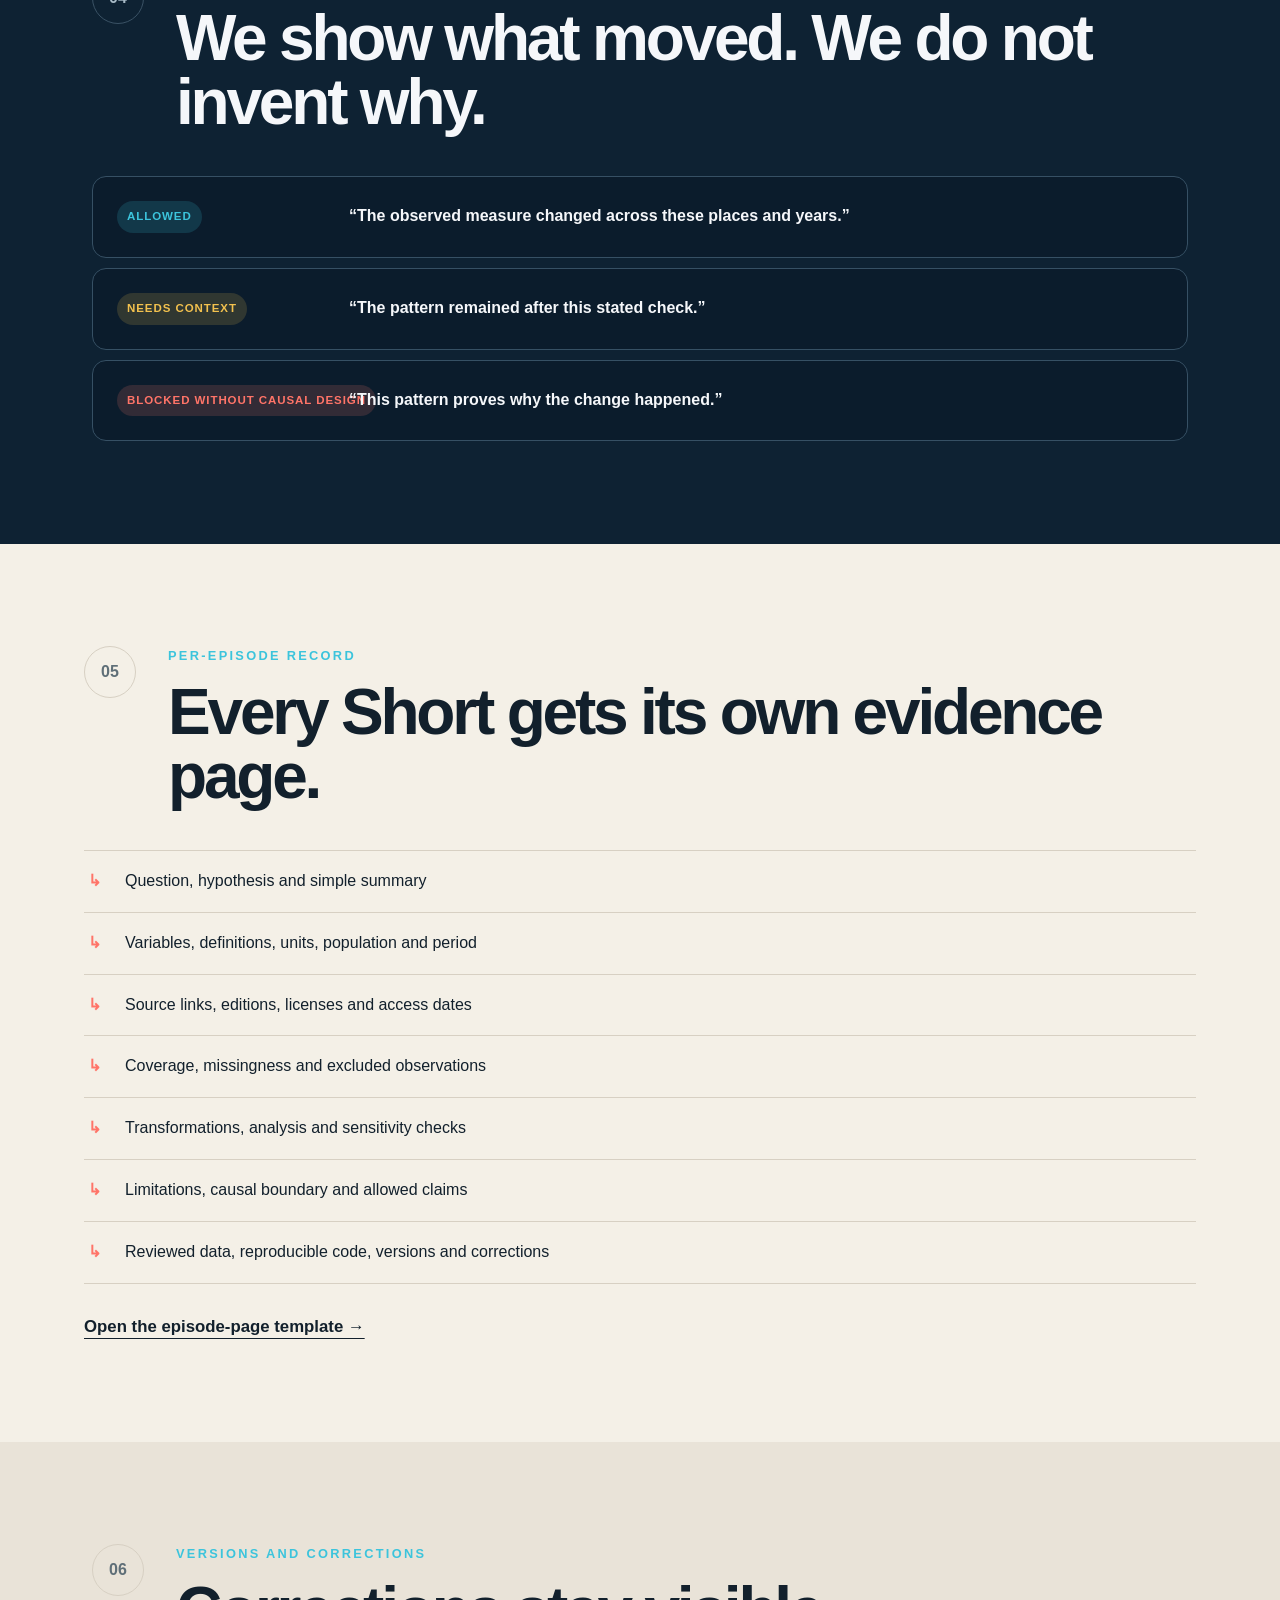
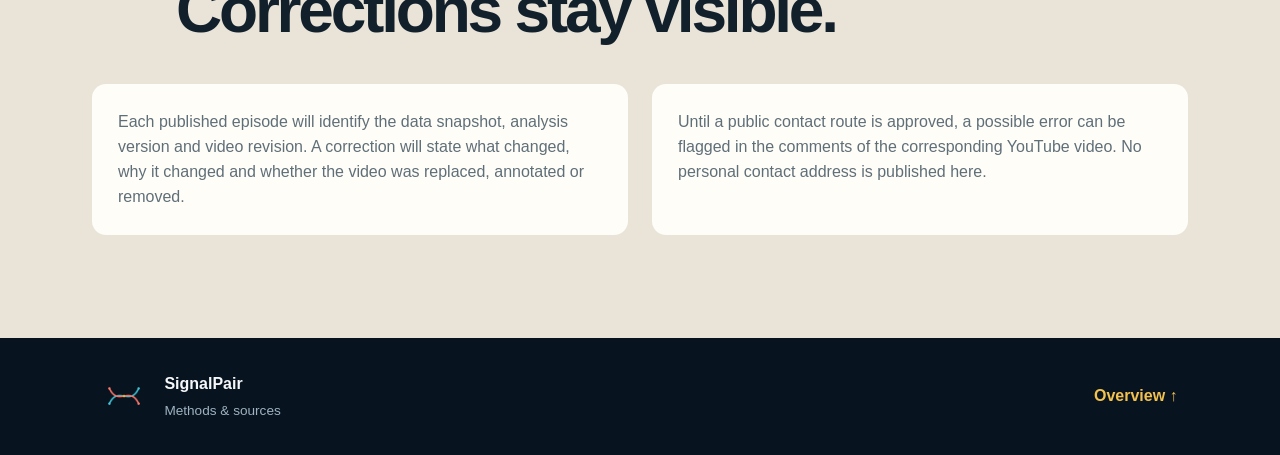
<file: methodology.html>
<!doctype html>
<html lang="en">
<head>
  <meta charset="utf-8">
  <meta name="viewport" content="width=device-width, initial-scale=1">
  <meta name="description" content="The shared scientific and editorial method behind SignalPair data videos.">
  <meta name="theme-color" content="#07131F">
  <title>Method — SignalPair</title>
  <link rel="icon" href="assets/signalpair-profile.png">
  <link rel="stylesheet" href="styles.css">
  <script src="app.js" defer></script>
</head>
<body data-language="en">
  <a class="skip-link" href="#main">Skip to content</a>
  <div class="preview-banner" data-local-preview hidden><span data-lang="en">Local review candidate — not published</span><span data-lang="pt">Candidato local para revisão — não publicado</span></div>
  <!-- GLOBAL HEADER CONTRACT: keep this header identical on every SignalPair page. -->
  <header class="site-header" data-site-header>
    <a class="brand" href="index.html" aria-label="SignalPair home"><img src="assets/signalpair-wordmark.png" alt="SignalPair"></a>
    <nav class="site-nav" data-global-nav aria-label="Primary">
      <a href="index.html" data-nav="home"><span data-lang="en">Home</span><span data-lang="pt">Início</span></a>
      <a href="index.html#episodes" data-nav="episodes"><span data-lang="en">Episodes</span><span data-lang="pt">Episódios</span></a>
      <a href="methodology.html" data-nav="method"><span data-lang="en">Method</span><span data-lang="pt">Método</span></a>
    </nav>
    <div class="language-switch" role="group" aria-label="Language"><button type="button" data-set-language="en" aria-pressed="true">EN</button><button type="button" data-set-language="pt" aria-pressed="false">PT</button></div>
  </header>

  <main id="main">
    <section class="page-hero">
      <p class="eyebrow" data-lang="en">SHARED METHOD • VERSION 0.1</p>
      <p class="eyebrow" data-lang="pt">MÉTODO COMPARTILHADO • VERSÃO 0.1</p>
      <h1 data-lang="en">The evidence behind the motion.</h1>
      <h1 data-lang="pt">As evidências por trás do movimento.</h1>
      <p data-lang="en">Every episode is a separate investigation. This page explains the rules they all share; each episode page records the actual question, data and results.</p>
      <p data-lang="pt">Cada episódio é uma investigação separada. Esta página explica as regras compartilhadas; a página de cada episódio registra a pergunta, os dados e os resultados reais.</p>
    </section>

    <section class="content-section" id="workflow">
      <div class="content-intro">
        <span class="section-number">01</span>
        <div><p class="kicker" data-lang="en">Scientific workflow</p><p class="kicker" data-lang="pt">Fluxo científico</p><h2 data-lang="en">Question first. Video last.</h2><h2 data-lang="pt">Pergunta primeiro. Vídeo por último.</h2></div>
      </div>
      <div class="detail-stack">
        <details open>
          <summary><span>1</span><strong data-lang="en">Question and hypothesis</strong><strong data-lang="pt">Pergunta e hipótese</strong></summary>
          <p data-lang="en">We define one answerable question, the countries and years in scope, the unit of analysis and an expectation that the data could weaken.</p>
          <p data-lang="pt">Definimos uma pergunta respondível, os países e anos em escopo, a unidade de análise e uma expectativa que os dados possam enfraquecer.</p>
        </details>
        <details>
          <summary><span>2</span><strong data-lang="en">Data search and source contract</strong><strong data-lang="pt">Busca de dados e contrato de fontes</strong></summary>
          <p data-lang="en">We prioritize the institution that defines or produces each measure. Indicator code, edition, unit, population, access date, license and methodological breaks are recorded before analysis.</p>
          <p data-lang="pt">Priorizamos a instituição que define ou produz cada medida. Código, edição, unidade, população, data de acesso, licença e quebras metodológicas são registrados antes da análise.</p>
        </details>
        <details>
          <summary><span>3</span><strong data-lang="en">Raw snapshot and quality audit</strong><strong data-lang="pt">Snapshot bruto e auditoria de qualidade</strong></summary>
          <p data-lang="en">Original files are preserved unchanged and identified by checksum. We inspect duplicated keys, missing values, geographic definitions, freshness and joint coverage.</p>
          <p data-lang="pt">Os arquivos originais são preservados sem alteração e identificados por checksum. Inspecionamos chaves duplicadas, valores ausentes, definições geográficas, atualidade e cobertura conjunta.</p>
        </details>
        <details>
          <summary><span>4</span><strong data-lang="en">Comparison and analysis</strong><strong data-lang="pt">Comparação e análise</strong></summary>
          <p data-lang="en">Single-measure episodes compare like with like across places, regions and years. Paired episodes join measures only at compatible grain. Transformations, denominators and project choices stay separate from official definitions.</p>
          <p data-lang="pt">Episódios de uma medida comparam elementos equivalentes entre lugares, regiões e anos. Episódios com pares unem medidas somente em grão compatível. Transformações, denominadores e escolhas do projeto ficam separadas das definições oficiais.</p>
        </details>
        <details>
          <summary><span>5</span><strong data-lang="en">Sensitivity and allowed claims</strong><strong data-lang="pt">Sensibilidade e afirmações permitidas</strong></summary>
          <p data-lang="en">We test whether the visual reading changes with outliers, alternate definitions, time windows or coverage rules. The allowed public wording is frozen before the storyboard.</p>
          <p data-lang="pt">Testamos se a leitura visual muda com extremos, definições alternativas, janelas de tempo ou regras de cobertura. A linguagem pública permitida é congelada antes do storyboard.</p>
        </details>
        <details>
          <summary><span>6</span><strong data-lang="en">Visual validation and review</strong><strong data-lang="pt">Validação visual e revisão</strong></summary>
          <p data-lang="en">The Short must be readable without narration: measures, units, time, country identity and missingness must remain understandable. Nothing is released before human review and approval.</p>
          <p data-lang="pt">O Short precisa ser compreensível sem narração: medidas, unidades, tempo, identidade dos países e ausências devem continuar legíveis. Nada é lançado antes de revisão e aprovação humana.</p>
        </details>
      </div>
    </section>

    <section class="content-section tinted" id="sources">
      <div class="content-intro">
        <span class="section-number">02</span>
        <div><p class="kicker" data-lang="en">Source ladder</p><p class="kicker" data-lang="pt">Hierarquia de fontes</p><h2 data-lang="en">Authority before convenience.</h2><h2 data-lang="pt">Autoridade antes de conveniência.</h2></div>
      </div>
      <ol class="source-ladder">
        <li><span>1</span><div><strong data-lang="en">The institution that defines or produces the measure</strong><strong data-lang="pt">A instituição que define ou produz a medida</strong><p data-lang="en">First choice whenever definitions, versions and access are usable.</p><p data-lang="pt">Primeira escolha quando definições, versões e acesso são utilizáveis.</p></div></li>
        <li><span>2</span><div><strong data-lang="en">An international organization with clear definitions and license</strong><strong data-lang="pt">Uma organização internacional com definições e licença claras</strong><p data-lang="en">Useful for harmonized country series and reproducible access.</p><p data-lang="pt">Útil para séries harmonizadas por país e acesso reproduzível.</p></div></li>
        <li><span>3</span><div><strong data-lang="en">A versioned academic repository</strong><strong data-lang="pt">Um repositório acadêmico versionado</strong><p data-lang="en">Accepted when method, edition and citation are explicit.</p><p data-lang="pt">Aceito quando método, edição e citação são explícitos.</p></div></li>
        <li><span>4</span><div><strong data-lang="en">Aggregators for discovery only</strong><strong data-lang="pt">Agregadores apenas para descoberta</strong><p data-lang="en">Popularity or an easy download does not make a source authoritative.</p><p data-lang="pt">Popularidade ou download fácil não tornam uma fonte autoridade.</p></div></li>
      </ol>
    </section>

    <section class="content-section" id="comparability">
      <div class="content-intro">
        <span class="section-number">03</span>
        <div><p class="kicker" data-lang="en">Comparability gate</p><p class="kicker" data-lang="pt">Gate de comparabilidade</p><h2 data-lang="en">A column—or a pair—still needs a valid comparison.</h2><h2 data-lang="pt">Uma coluna—ou um par—ainda exige uma comparação válida.</h2></div>
      </div>
      <div class="check-grid">
        <article><strong data-lang="en">Same grain</strong><strong data-lang="pt">Mesmo grão</strong><p data-lang="en">Country-year meets country-year; region-year meets region-year.</p><p data-lang="pt">País-ano encontra país-ano; região-ano encontra região-ano.</p></article>
        <article><strong data-lang="en">Compatible units</strong><strong data-lang="pt">Unidades compatíveis</strong><p data-lang="en">Currency basis, prices, rates and denominators stay visible.</p><p data-lang="pt">Base monetária, preços, taxas e denominadores permanecem visíveis.</p></article>
        <article><strong data-lang="en">Required coverage</strong><strong data-lang="pt">Cobertura necessária</strong><p data-lang="en">A frame uses only observations required for the stated comparison.</p><p data-lang="pt">Um quadro usa apenas as observações necessárias para a comparação declarada.</p></article>
        <article><strong data-lang="en">Method breaks</strong><strong data-lang="pt">Quebras de método</strong><p data-lang="en">Before-and-after values may require separation or sensitivity tests.</p><p data-lang="pt">Valores antes e depois podem exigir separação ou testes de sensibilidade.</p></article>
      </div>
      <aside class="rule-callout">
        <span class="rule-icon" aria-hidden="true">○</span>
        <div><strong data-lang="en">Missing country-dot = no comparable data.</strong><strong data-lang="pt">Ponto do país ausente = sem dados comparáveis.</strong><p data-lang="en">We do not replace a missing observation with zero, interpolate it silently or repeat the last value by default.</p><p data-lang="pt">Não substituímos uma observação ausente por zero, não interpolamos silenciosamente nem repetimos o último valor por padrão.</p></div>
      </aside>
    </section>

    <section class="content-section dark-content" id="claims">
      <div class="content-intro">
        <span class="section-number">04</span>
        <div><p class="kicker" data-lang="en">Causal boundary</p><p class="kicker" data-lang="pt">Limite causal</p><h2 data-lang="en">We show what moved. We do not invent why.</h2><h2 data-lang="pt">Mostramos o que se moveu. Não inventamos por quê.</h2></div>
      </div>
      <div class="claim-scale">
        <div><span class="status allowed" data-lang="en">Allowed</span><span class="status allowed" data-lang="pt">Permitido</span><strong data-lang="en">“The observed measure changed across these places and years.”</strong><strong data-lang="pt">“A medida observada mudou entre estes lugares e anos.”</strong></div>
        <div><span class="status conditional" data-lang="en">Needs context</span><span class="status conditional" data-lang="pt">Exige contexto</span><strong data-lang="en">“The pattern remained after this stated check.”</strong><strong data-lang="pt">“O padrão permaneceu após esta verificação declarada.”</strong></div>
        <div><span class="status blocked" data-lang="en">Blocked without causal design</span><span class="status blocked" data-lang="pt">Bloqueado sem desenho causal</span><strong data-lang="en">“This pattern proves why the change happened.”</strong><strong data-lang="pt">“Este padrão prova por que a mudança aconteceu.”</strong></div>
      </div>
    </section>

    <section class="content-section" id="episode-record">
      <div class="content-intro">
        <span class="section-number">05</span>
        <div><p class="kicker" data-lang="en">Per-episode record</p><p class="kicker" data-lang="pt">Registro por episódio</p><h2 data-lang="en">Every Short gets its own evidence page.</h2><h2 data-lang="pt">Cada Short recebe sua própria página de evidências.</h2></div>
      </div>
      <ul class="artifact-list">
        <li><span data-lang="en">Question, hypothesis and simple summary</span><span data-lang="pt">Pergunta, hipótese e resumo simples</span></li>
        <li><span data-lang="en">Variables, definitions, units, population and period</span><span data-lang="pt">Variáveis, definições, unidades, população e período</span></li>
        <li><span data-lang="en">Source links, editions, licenses and access dates</span><span data-lang="pt">Links das fontes, edições, licenças e datas de acesso</span></li>
        <li><span data-lang="en">Coverage, missingness and excluded observations</span><span data-lang="pt">Cobertura, ausências e observações excluídas</span></li>
        <li><span data-lang="en">Transformations, analysis and sensitivity checks</span><span data-lang="pt">Transformações, análise e testes de sensibilidade</span></li>
        <li><span data-lang="en">Limitations, causal boundary and allowed claims</span><span data-lang="pt">Limitações, limite causal e afirmações permitidas</span></li>
        <li><span data-lang="en">Reviewed data, reproducible code, versions and corrections</span><span data-lang="pt">Dados revisados, código reproduzível, versões e correções</span></li>
      </ul>
      <a class="text-link" href="episode-template.html"><span data-lang="en">Open the episode-page template →</span><span data-lang="pt">Abrir o modelo de página por episódio →</span></a>
    </section>

    <section class="content-section tinted" id="corrections">
      <div class="content-intro">
        <span class="section-number">06</span>
        <div><p class="kicker" data-lang="en">Versions and corrections</p><p class="kicker" data-lang="pt">Versões e correções</p><h2 data-lang="en">Corrections stay visible.</h2><h2 data-lang="pt">As correções permanecem visíveis.</h2></div>
      </div>
      <div class="prose-grid">
        <p data-lang="en">Each published episode will identify the data snapshot, analysis version and video revision. A correction will state what changed, why it changed and whether the video was replaced, annotated or removed.</p>
        <p data-lang="pt">Cada episódio publicado identificará o snapshot dos dados, a versão da análise e a revisão do vídeo. Uma correção informará o que mudou, por que mudou e se o vídeo foi substituído, anotado ou removido.</p>
        <p data-lang="en">Until a public contact route is approved, a possible error can be flagged in the comments of the corresponding YouTube video. No personal contact address is published here.</p>
        <p data-lang="pt">Até que um canal público de contato seja aprovado, um possível erro poderá ser indicado nos comentários do vídeo correspondente no YouTube. Nenhum endereço pessoal é publicado aqui.</p>
      </div>
    </section>
  </main>

  <footer><img src="assets/signalpair-profile.png" alt="" width="44" height="44"><div><strong>SignalPair</strong><p data-lang="en">Methods & sources</p><p data-lang="pt">Métodos e fontes</p></div><a href="index.html"><span data-lang="en">Overview ↑</span><span data-lang="pt">Visão geral ↑</span></a></footer>
</body>
</html>
</file>
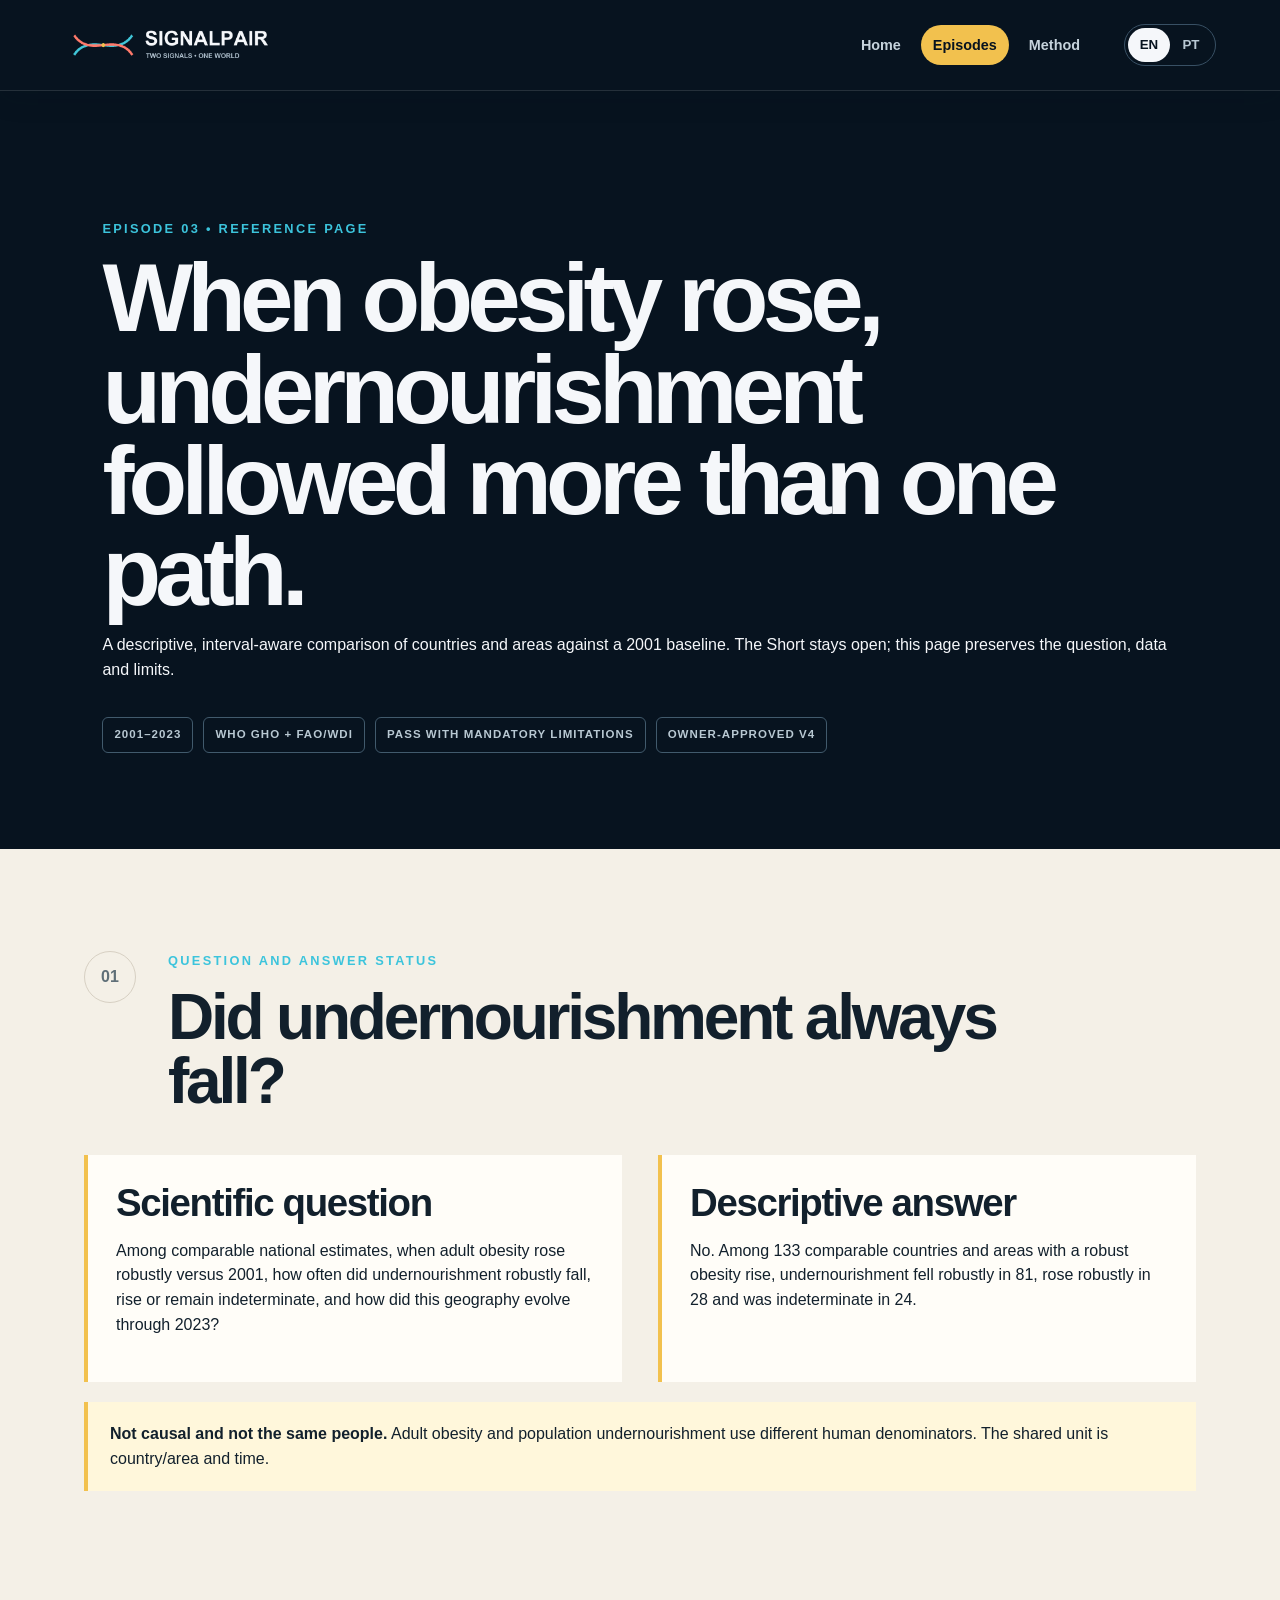
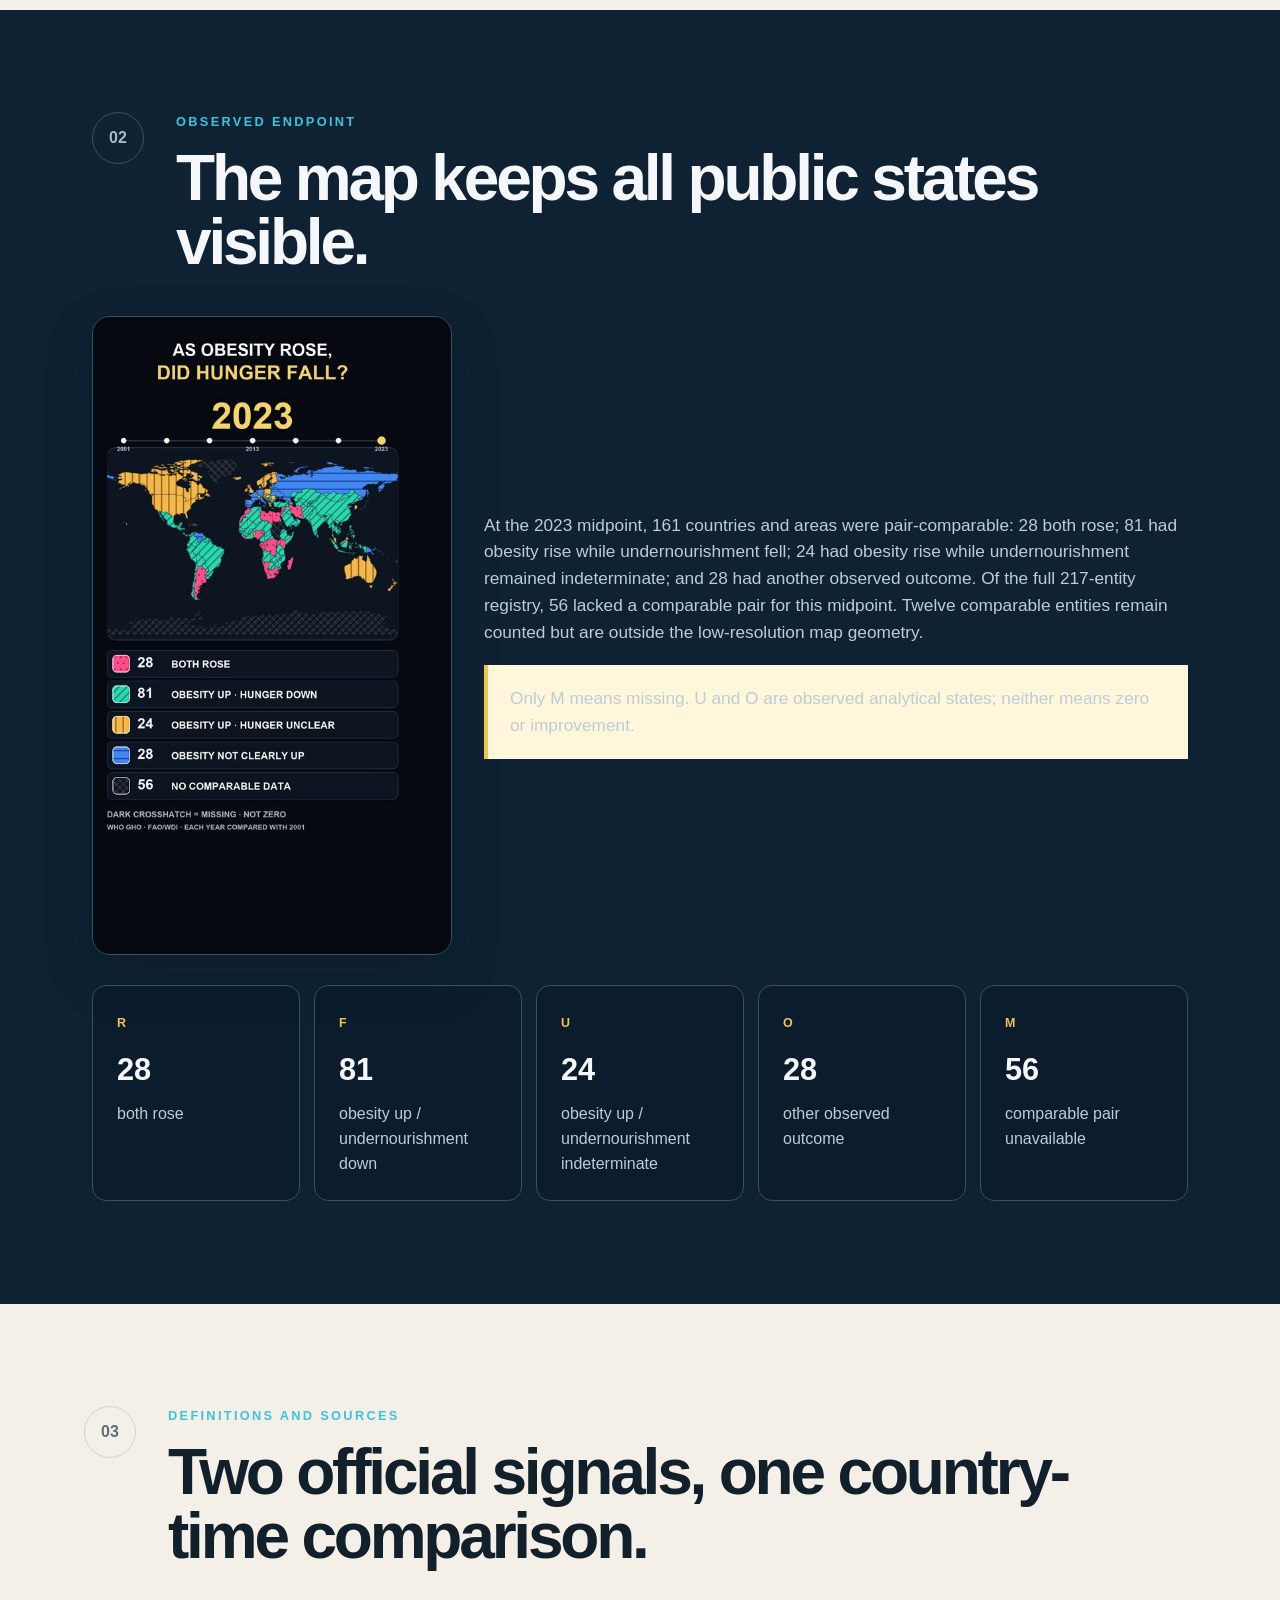
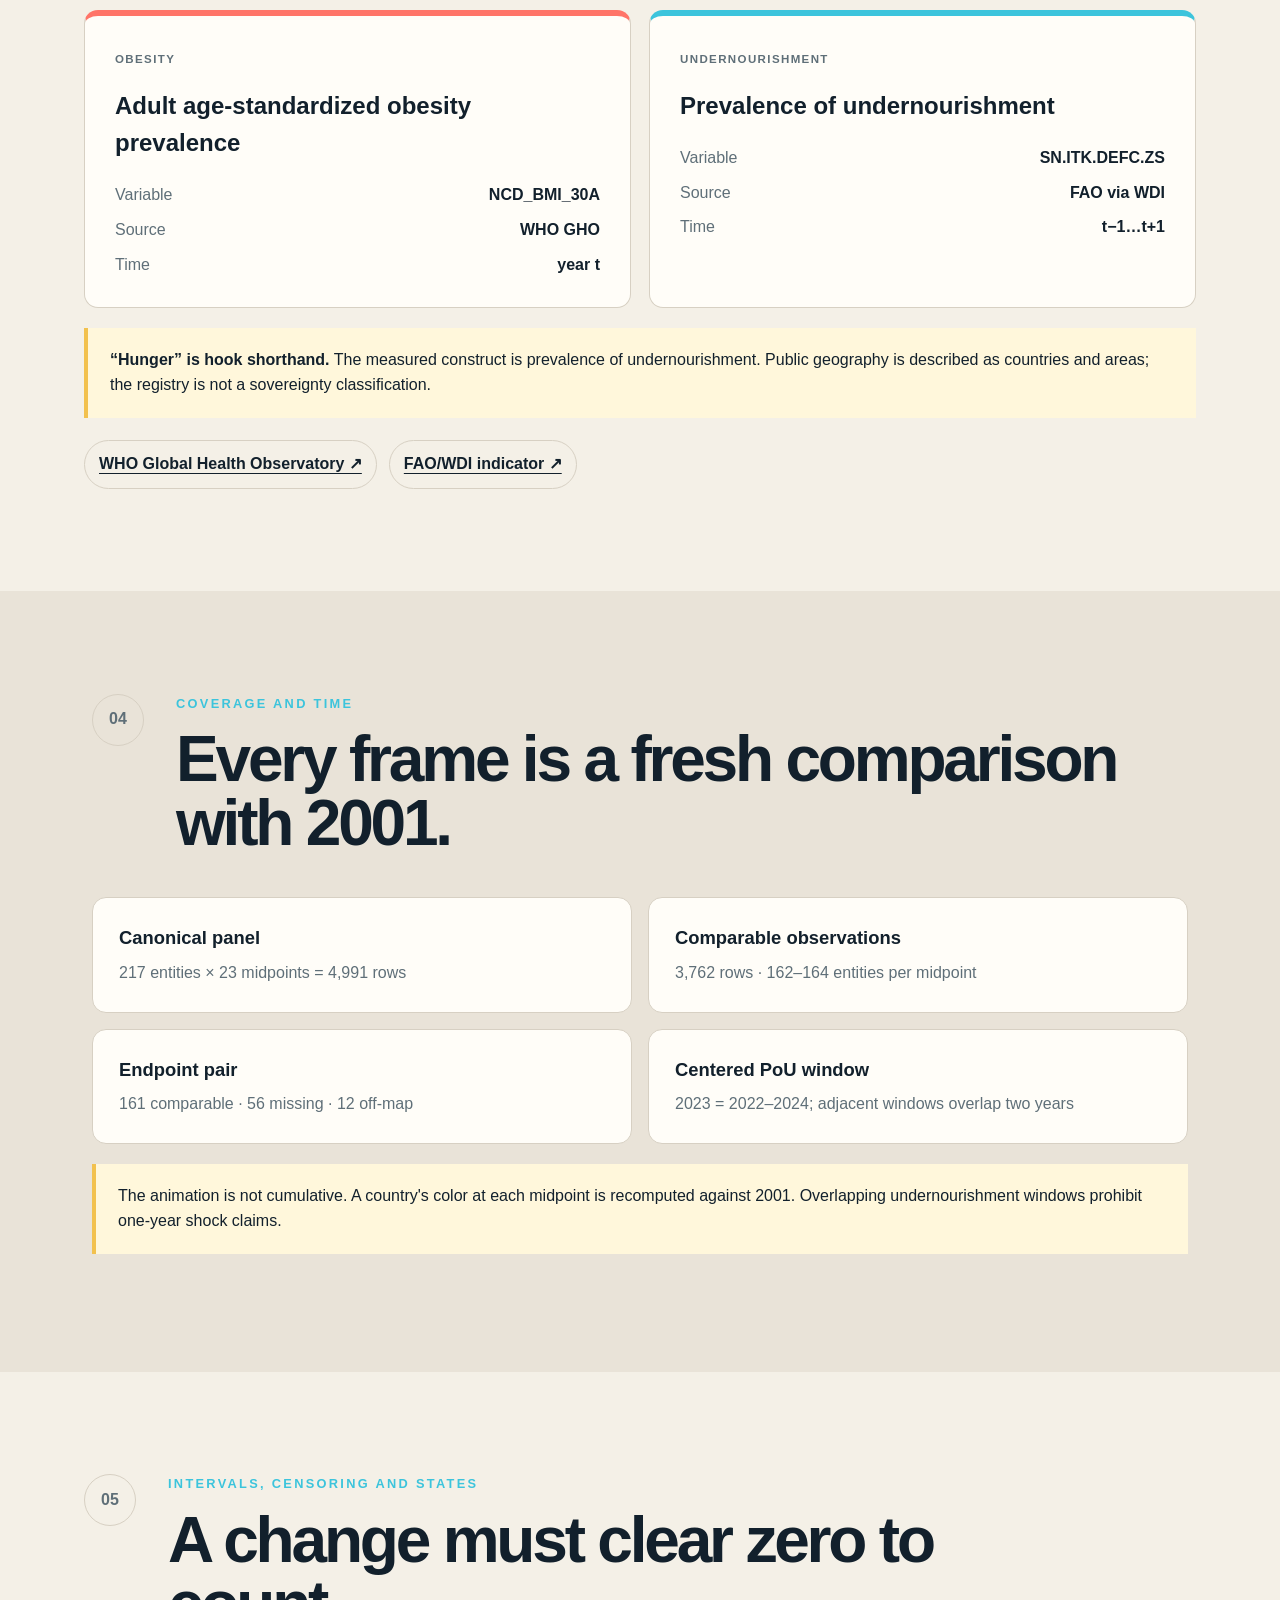
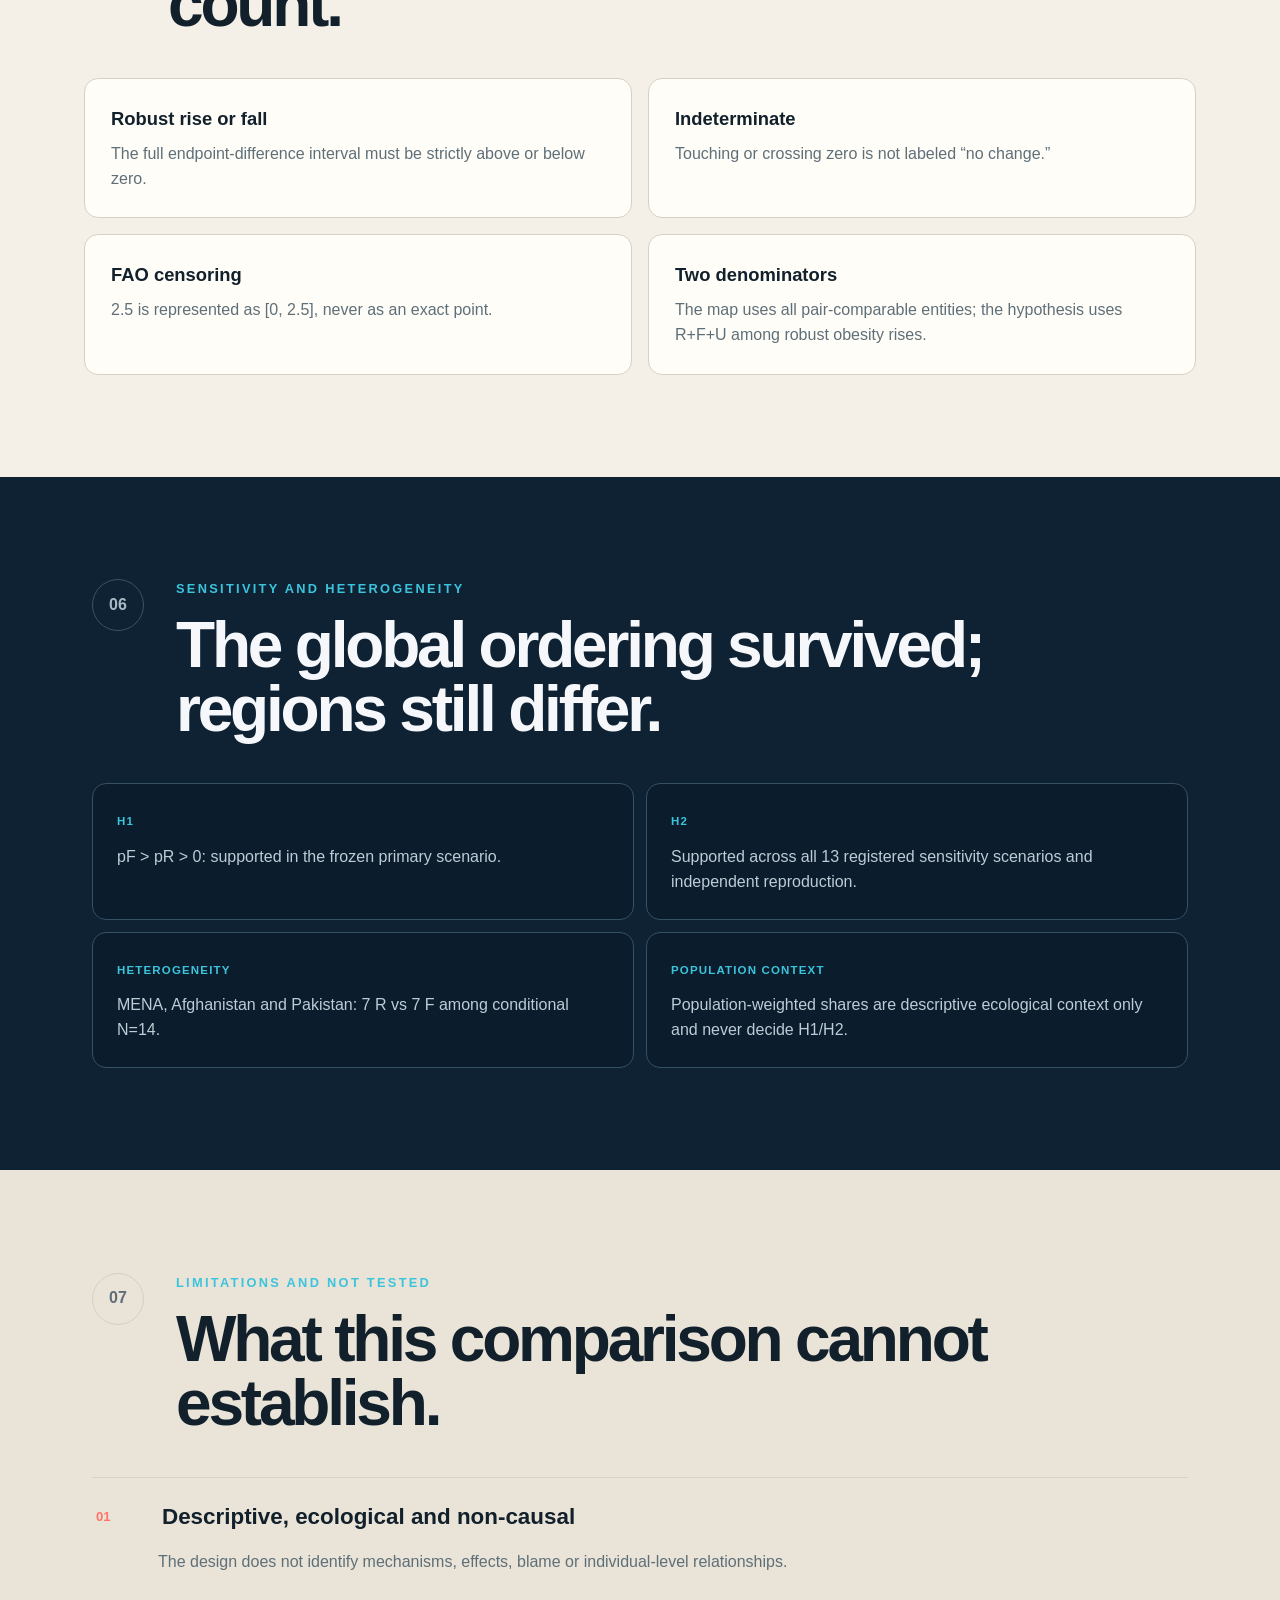
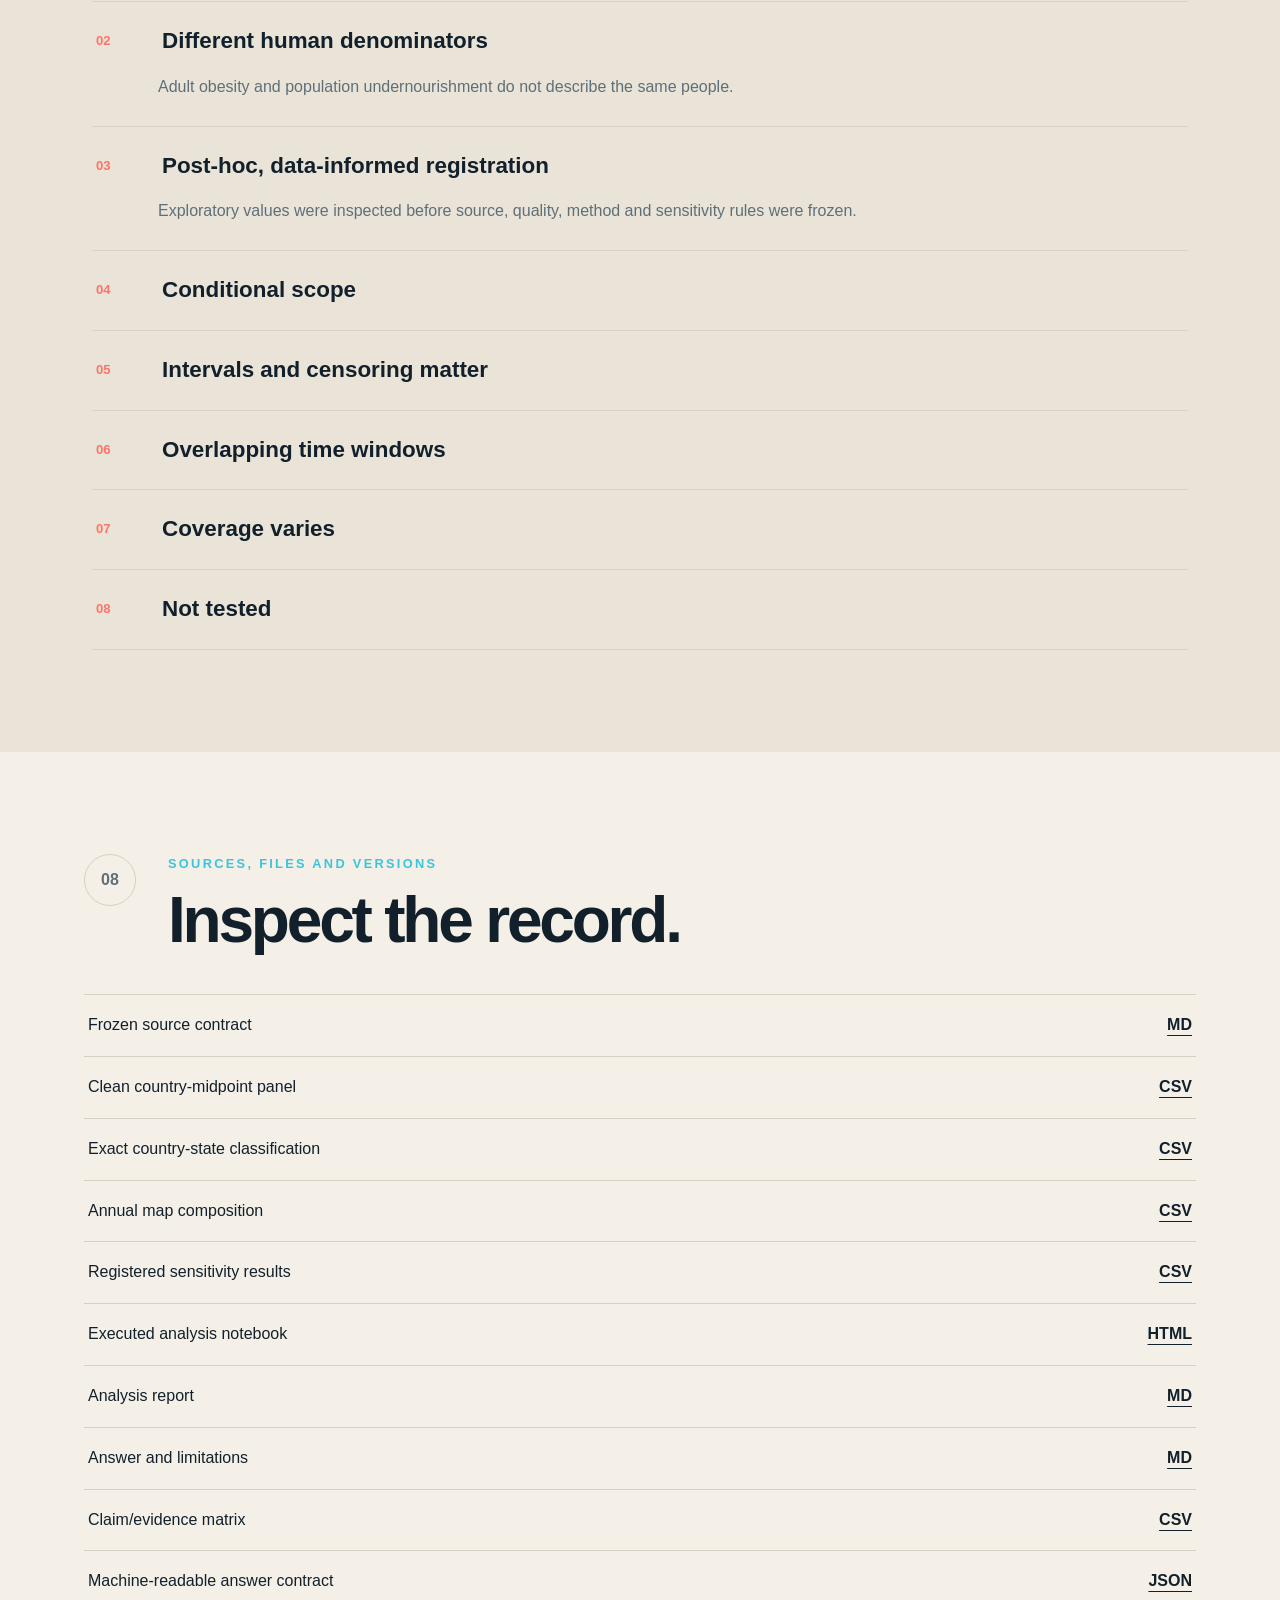
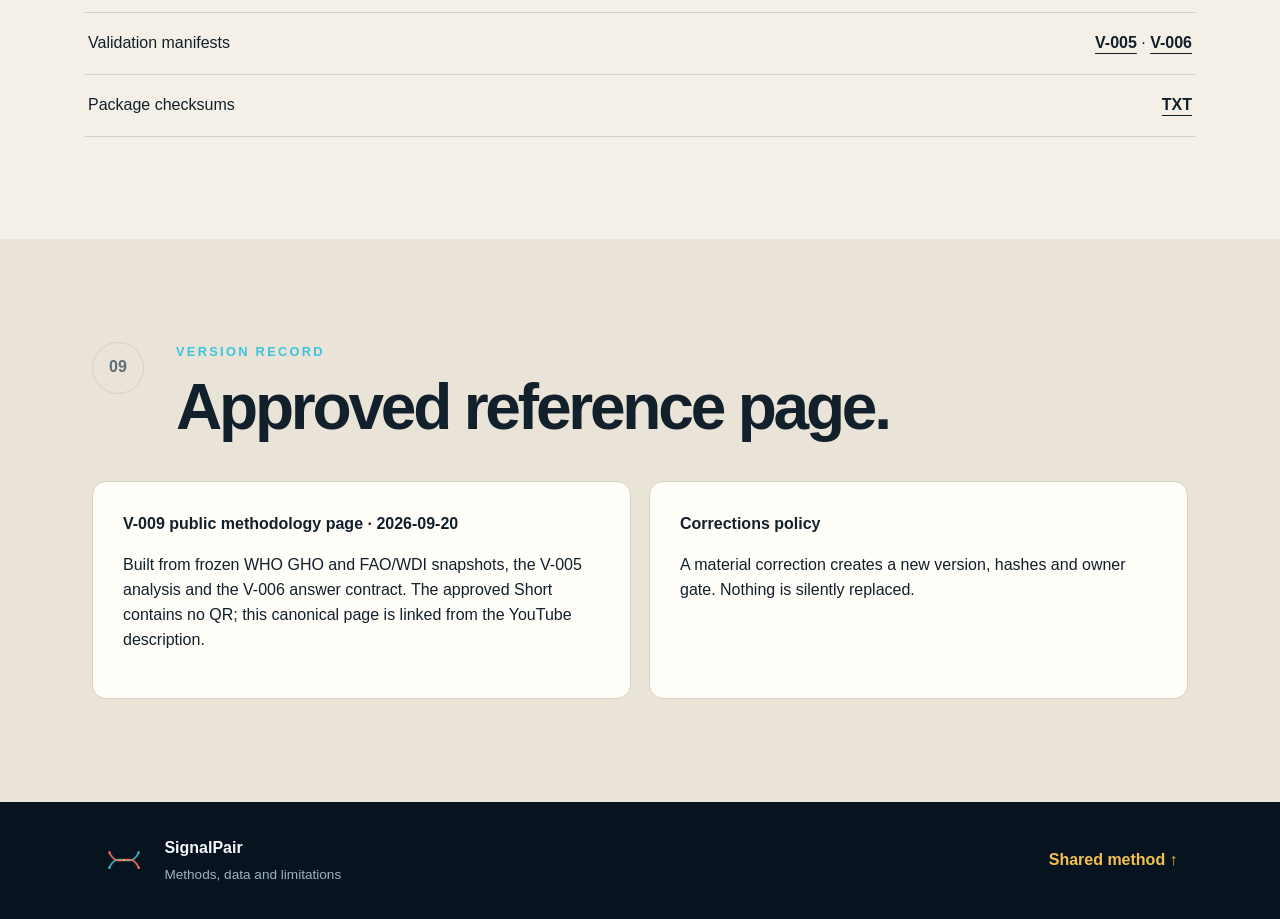
<file: obesity-undernourishment.html>
<!doctype html>
<html lang="en">
<head>
  <meta charset="utf-8">
  <meta name="viewport" content="width=device-width, initial-scale=1">
  <meta name="description" content="Methods, data, sources and limitations for SignalPair's obesity and undernourishment episode, 2001–2023.">
  <meta name="theme-color" content="#07131F">
  <meta property="og:title" content="Obesity × undernourishment, 2001–2023 — SignalPair">
  <meta property="og:description" content="When obesity rose, undernourishment followed more than one path.">
  <meta property="og:image" content="https://msr-br.github.io/signalpair-site/assets/obesity-undernourishment-2023.jpg">
  <title>Obesity × undernourishment, 2001–2023 — SignalPair</title>
  <link rel="icon" href="assets/signalpair-profile.png">
  <link rel="stylesheet" href="styles.css">
  <script src="app.js" defer></script>
</head>
<body data-language="en">
  <a class="skip-link" href="#main">Skip to content</a>
  <!-- GLOBAL HEADER CONTRACT: keep this header identical on every SignalPair page. -->
  <header class="site-header" data-site-header>
    <a class="brand" href="index.html" aria-label="SignalPair home"><img src="assets/signalpair-wordmark.png" alt="SignalPair"></a>
    <nav class="site-nav" data-global-nav aria-label="Primary"><a href="index.html" data-nav="home"><span data-lang="en">Home</span><span data-lang="pt">Início</span></a><a href="index.html#episodes" data-nav="episodes"><span data-lang="en">Episodes</span><span data-lang="pt">Episódios</span></a><a href="methodology.html" data-nav="method"><span data-lang="en">Method</span><span data-lang="pt">Método</span></a></nav>
    <div class="language-switch" role="group" aria-label="Language"><button type="button" data-set-language="en" aria-pressed="true">EN</button><button type="button" data-set-language="pt" aria-pressed="false">PT</button></div>
  </header>

  <main id="main">
    <section class="page-hero">
      <p class="eyebrow" data-lang="en">EPISODE 03 • REFERENCE PAGE</p><p class="eyebrow" data-lang="pt">EPISÓDIO 03 • PÁGINA DE REFERÊNCIA</p>
      <h1 data-lang="en">When obesity rose, undernourishment followed more than one path.</h1>
      <h1 data-lang="pt">Quando a obesidade aumentou, a subalimentação seguiu mais de um caminho.</h1>
      <p data-lang="en">A descriptive, interval-aware comparison of countries and areas against a 2001 baseline. The Short stays open; this page preserves the question, data and limits.</p>
      <p data-lang="pt">Uma comparação descritiva, com intervalos, entre países e áreas em relação a 2001. O Short fica aberto; esta página preserva a pergunta, os dados e os limites.</p>
      <div class="metadata-strip"><span>2001–2023</span><span>WHO GHO + FAO/WDI</span><span>PASS WITH MANDATORY LIMITATIONS</span><span>OWNER-APPROVED V4</span></div>
    </section>

    <section class="content-section">
      <div class="content-intro"><span class="section-number">01</span><div><p class="kicker" data-lang="en">Question and answer status</p><p class="kicker" data-lang="pt">Pergunta e estado da resposta</p><h2 data-lang="en">Did undernourishment always fall?</h2><h2 data-lang="pt">A subalimentação sempre caiu?</h2></div></div>
      <div class="episode-summary"><div><h2 data-lang="en">Scientific question</h2><h2 data-lang="pt">Pergunta científica</h2><p data-lang="en">Among comparable national estimates, when adult obesity rose robustly versus 2001, how often did undernourishment robustly fall, rise or remain indeterminate, and how did this geography evolve through 2023?</p><p data-lang="pt">Entre estimativas nacionais comparáveis, quando a obesidade adulta aumentou de forma robusta em relação a 2001, com que frequência a subalimentação caiu, aumentou ou ficou indeterminada, e como essa geografia evoluiu até 2023?</p></div><div><h2 data-lang="en">Descriptive answer</h2><h2 data-lang="pt">Resposta descritiva</h2><p data-lang="en">No. Among 133 comparable countries and areas with a robust obesity rise, undernourishment fell robustly in 81, rose robustly in 28 and was indeterminate in 24.</p><p data-lang="pt">Não. Entre 133 países e áreas comparáveis com aumento robusto da obesidade, a subalimentação caiu em 81, aumentou em 28 e ficou indeterminada em 24.</p></div></div>
      <p class="method-note" data-lang="en"><strong>Not causal and not the same people.</strong> Adult obesity and population undernourishment use different human denominators. The shared unit is country/area and time.</p><p class="method-note" data-lang="pt"><strong>Não causal e não são as mesmas pessoas.</strong> Obesidade adulta e subalimentação da população usam denominadores humanos diferentes. A unidade comum é país/área e tempo.</p>
    </section>

    <section class="content-section dark-content">
      <div class="content-intro"><span class="section-number">02</span><div><p class="kicker" data-lang="en">Observed endpoint</p><p class="kicker" data-lang="pt">Extremo observado</p><h2 data-lang="en">The map keeps all public states visible.</h2><h2 data-lang="pt">O mapa mantém todos os estados públicos visíveis.</h2></div></div>
      <div class="episode-visual"><img src="assets/obesity-undernourishment-2023.jpg" alt="SignalPair 2023 map of obesity and undernourishment change states"><div><p data-lang="en">At the 2023 midpoint, 161 countries and areas were pair-comparable: 28 both rose; 81 had obesity rise while undernourishment fell; 24 had obesity rise while undernourishment remained indeterminate; and 28 had another observed outcome. Of the full 217-entity registry, 56 lacked a comparable pair for this midpoint. Twelve comparable entities remain counted but are outside the low-resolution map geometry.</p><p data-lang="pt">No ponto médio de 2023, 161 países e áreas eram comparáveis em pares: em 28 ambos aumentaram; em 81 a obesidade aumentou enquanto a subalimentação caiu; em 24 a obesidade aumentou e a subalimentação ficou indeterminada; e 28 tiveram outro resultado observado. No registro completo de 217 entidades, 56 não tinham par comparável nesse ponto médio. Doze entidades comparáveis continuam contadas, mas ficam fora da geometria do mapa em baixa resolução.</p><p class="method-note" data-lang="en">Only M means missing. U and O are observed analytical states; neither means zero or improvement.</p><p class="method-note" data-lang="pt">Somente M significa ausência de dados. U e O são estados analíticos observados; nenhum deles significa zero ou melhora.</p></div></div>
      <div class="endpoint-grid five-state"><article><span>R</span><strong>28</strong><p data-lang="en">both rose</p><p data-lang="pt">ambos aumentaram</p></article><article><span>F</span><strong>81</strong><p data-lang="en">obesity up / undernourishment down</p><p data-lang="pt">obesidade subiu / subalimentação caiu</p></article><article><span>U</span><strong>24</strong><p data-lang="en">obesity up / undernourishment indeterminate</p><p data-lang="pt">obesidade subiu / subalimentação indeterminada</p></article><article><span>O</span><strong>28</strong><p data-lang="en">other observed outcome</p><p data-lang="pt">outro resultado observado</p></article><article><span>M</span><strong>56</strong><p data-lang="en">comparable pair unavailable</p><p data-lang="pt">par comparável indisponível</p></article></div>
    </section>

    <section class="content-section">
      <div class="content-intro"><span class="section-number">03</span><div><p class="kicker" data-lang="en">Definitions and sources</p><p class="kicker" data-lang="pt">Definições e fontes</p><h2 data-lang="en">Two official signals, one country-time comparison.</h2><h2 data-lang="pt">Dois sinais oficiais, uma comparação país-tempo.</h2></div></div>
      <div class="variable-grid"><article class="variable coral-border"><span>OBESITY</span><h3 data-lang="en">Adult age-standardized obesity prevalence</h3><h3 data-lang="pt">Prevalência padronizada por idade de obesidade adulta</h3><dl><dt data-lang="en">Variable</dt><dt data-lang="pt">Variável</dt><dd>NCD_BMI_30A</dd><dt data-lang="en">Source</dt><dt data-lang="pt">Fonte</dt><dd>WHO GHO</dd><dt data-lang="en">Time</dt><dt data-lang="pt">Tempo</dt><dd>year t</dd></dl></article><article class="variable cyan-border"><span>UNDERNOURISHMENT</span><h3 data-lang="en">Prevalence of undernourishment</h3><h3 data-lang="pt">Prevalência de subalimentação</h3><dl><dt data-lang="en">Variable</dt><dt data-lang="pt">Variável</dt><dd>SN.ITK.DEFC.ZS</dd><dt data-lang="en">Source</dt><dt data-lang="pt">Fonte</dt><dd>FAO via WDI</dd><dt data-lang="en">Time</dt><dt data-lang="pt">Tempo</dt><dd>t−1…t+1</dd></dl></article></div>
      <p class="method-note" data-lang="en"><strong>“Hunger” is hook shorthand.</strong> The measured construct is prevalence of undernourishment. Public geography is described as countries and areas; the registry is not a sovereignty classification.</p><p class="method-note" data-lang="pt"><strong>“Fome” é simplificação do gancho.</strong> O construto medido é prevalência de subalimentação. A geografia pública é descrita como países e áreas; o registro não é classificação de soberania.</p>
      <div class="source-links"><a href="https://www.who.int/data/gho">WHO Global Health Observatory ↗</a><a href="https://data.worldbank.org/indicator/SN.ITK.DEFC.ZS">FAO/WDI indicator ↗</a></div>
    </section>

    <section class="content-section tinted">
      <div class="content-intro"><span class="section-number">04</span><div><p class="kicker" data-lang="en">Coverage and time</p><p class="kicker" data-lang="pt">Cobertura e tempo</p><h2 data-lang="en">Every frame is a fresh comparison with 2001.</h2><h2 data-lang="pt">Cada quadro é uma nova comparação com 2001.</h2></div></div>
      <div class="record-grid"><article><strong data-lang="en">Canonical panel</strong><strong data-lang="pt">Painel canônico</strong><p>217 entities × 23 midpoints = 4,991 rows</p></article><article><strong data-lang="en">Comparable observations</strong><strong data-lang="pt">Observações comparáveis</strong><p>3,762 rows · 162–164 entities per midpoint</p></article><article><strong data-lang="en">Endpoint pair</strong><strong data-lang="pt">Par nos extremos</strong><p>161 comparable · 56 missing · 12 off-map</p></article><article><strong data-lang="en">Centered PoU window</strong><strong data-lang="pt">Janela PoU centrada</strong><p>2023 = 2022–2024; adjacent windows overlap two years</p></article></div>
      <p class="method-note" data-lang="en">The animation is not cumulative. A country's color at each midpoint is recomputed against 2001. Overlapping undernourishment windows prohibit one-year shock claims.</p><p class="method-note" data-lang="pt">A animação não é cumulativa. A cor de cada país em cada ponto médio é recalculada contra 2001. Janelas sobrepostas de subalimentação impedem afirmações de choque anual.</p>
    </section>

    <section class="content-section">
      <div class="content-intro"><span class="section-number">05</span><div><p class="kicker" data-lang="en">Intervals, censoring and states</p><p class="kicker" data-lang="pt">Intervalos, censura e estados</p><h2 data-lang="en">A change must clear zero to count.</h2><h2 data-lang="pt">Uma mudança precisa ultrapassar zero para contar.</h2></div></div>
      <div class="record-grid"><article><strong data-lang="en">Robust rise or fall</strong><strong data-lang="pt">Alta ou queda robusta</strong><p data-lang="en">The full endpoint-difference interval must be strictly above or below zero.</p><p data-lang="pt">Todo o intervalo da diferença entre extremos deve ficar estritamente acima ou abaixo de zero.</p></article><article><strong data-lang="en">Indeterminate</strong><strong data-lang="pt">Indeterminado</strong><p data-lang="en">Touching or crossing zero is not labeled “no change.”</p><p data-lang="pt">Tocar ou cruzar zero não é rotulado como “sem mudança”.</p></article><article><strong data-lang="en">FAO censoring</strong><strong data-lang="pt">Censura FAO</strong><p>2.5 is represented as [0, 2.5], never as an exact point.</p></article><article><strong data-lang="en">Two denominators</strong><strong data-lang="pt">Dois denominadores</strong><p data-lang="en">The map uses all pair-comparable entities; the hypothesis uses R+F+U among robust obesity rises.</p><p data-lang="pt">O mapa usa todas as entidades comparáveis; a hipótese usa R+F+U entre altas robustas de obesidade.</p></article></div>
    </section>

    <section class="content-section dark-content">
      <div class="content-intro"><span class="section-number">06</span><div><p class="kicker" data-lang="en">Sensitivity and heterogeneity</p><p class="kicker" data-lang="pt">Sensibilidade e heterogeneidade</p><h2 data-lang="en">The global ordering survived; regions still differ.</h2><h2 data-lang="pt">A ordenação global resistiu; as regiões ainda diferem.</h2></div></div>
      <div class="analysis-list"><div><span>H1</span><p data-lang="en">pF &gt; pR &gt; 0: supported in the frozen primary scenario.</p><p data-lang="pt">pF &gt; pR &gt; 0: sustentada no cenário principal congelado.</p></div><div><span>H2</span><p data-lang="en">Supported across all 13 registered sensitivity scenarios and independent reproduction.</p><p data-lang="pt">Sustentada em todos os 13 cenários de sensibilidade registrados e na reprodução independente.</p></div><div><span>HETEROGENEITY</span><p data-lang="en">MENA, Afghanistan and Pakistan: 7 R vs 7 F among conditional N=14.</p><p data-lang="pt">MENA, Afeganistão e Paquistão: 7 R contra 7 F em N condicional=14.</p></div><div><span>POPULATION CONTEXT</span><p data-lang="en">Population-weighted shares are descriptive ecological context only and never decide H1/H2.</p><p data-lang="pt">Participações ponderadas por população são apenas contexto ecológico descritivo e nunca decidem H1/H2.</p></div></div>
    </section>

    <section class="content-section tinted">
      <div class="content-intro"><span class="section-number">07</span><div><p class="kicker" data-lang="en">Limitations and not tested</p><p class="kicker" data-lang="pt">Limitações e não testado</p><h2 data-lang="en">What this comparison cannot establish.</h2><h2 data-lang="pt">O que esta comparação não pode estabelecer.</h2></div></div>
      <div class="detail-stack">
        <details open><summary><span>01</span><strong data-lang="en">Descriptive, ecological and non-causal</strong><strong data-lang="pt">Descritiva, ecológica e não causal</strong></summary><p data-lang="en">The design does not identify mechanisms, effects, blame or individual-level relationships.</p><p data-lang="pt">O desenho não identifica mecanismos, efeitos, culpa ou relações individuais.</p></details>
        <details open><summary><span>02</span><strong data-lang="en">Different human denominators</strong><strong data-lang="pt">Denominadores humanos diferentes</strong></summary><p data-lang="en">Adult obesity and population undernourishment do not describe the same people.</p><p data-lang="pt">Obesidade adulta e subalimentação da população não descrevem as mesmas pessoas.</p></details>
        <details open><summary><span>03</span><strong data-lang="en">Post-hoc, data-informed registration</strong><strong data-lang="pt">Registro pós-hoc, informado pelos dados</strong></summary><p data-lang="en">Exploratory values were inspected before source, quality, method and sensitivity rules were frozen.</p><p data-lang="pt">Valores exploratórios foram vistos antes do congelamento das regras de fonte, qualidade, método e sensibilidade.</p></details>
        <details><summary><span>04</span><strong data-lang="en">Conditional scope</strong><strong data-lang="pt">Escopo condicional</strong></summary><p data-lang="en">The answer covers 133 comparable countries and areas with robust obesity rise, not every country.</p><p data-lang="pt">A resposta cobre 133 países e áreas comparáveis com alta robusta de obesidade, não todos os países.</p></details>
        <details><summary><span>05</span><strong data-lang="en">Intervals and censoring matter</strong><strong data-lang="pt">Intervalos e censura importam</strong></summary><p data-lang="en">Uncertainty controls the rise, fall and indeterminate labels; FAO 2.5 is treated as [0,2.5].</p><p data-lang="pt">A incerteza controla os rótulos; o valor FAO 2,5 é tratado como [0,2,5].</p></details>
        <details><summary><span>06</span><strong data-lang="en">Overlapping time windows</strong><strong data-lang="pt">Janelas temporais sobrepostas</strong></summary><p data-lang="en">Adjacent PoU frames share two years and cannot support an independent annual shock story.</p><p data-lang="pt">Quadros PoU adjacentes compartilham dois anos e não sustentam narrativa de choque anual independente.</p></details>
        <details><summary><span>07</span><strong data-lang="en">Coverage varies</strong><strong data-lang="pt">A cobertura varia</strong></summary><p data-lang="en">Early conditional denominators can be small; regional denominators differ; 12 comparable entities are off-map but retained.</p><p data-lang="pt">Denominadores condicionais iniciais podem ser pequenos; denominadores regionais variam; 12 entidades comparáveis ficam fora do mapa, mas são mantidas.</p></details>
        <details><summary><span>08</span><strong data-lang="en">Not tested</strong><strong data-lang="pt">Não testado</strong></summary><p data-lang="en">Causal mechanisms, individual pairing, prediction, external-source replication and stability under future source revisions were not tested.</p><p data-lang="pt">Mecanismos causais, pareamento individual, previsão, replicação por fontes externas e estabilidade diante de futuras revisões não foram testados.</p></details>
      </div>
    </section>

    <section class="content-section">
      <div class="content-intro"><span class="section-number">08</span><div><p class="kicker" data-lang="en">Sources, files and versions</p><p class="kicker" data-lang="pt">Fontes, arquivos e versões</p><h2 data-lang="en">Inspect the record.</h2><h2 data-lang="pt">Inspecione o registro.</h2></div></div>
      <ul class="download-list">
        <li><span data-lang="en">Frozen source contract</span><span data-lang="pt">Contrato de fontes congelado</span><a download href="downloads/obesity-undernourishment/source-contract.md">MD</a></li>
        <li><span data-lang="en">Clean country-midpoint panel</span><span data-lang="pt">Painel país-ponto médio limpo</span><a download href="downloads/obesity-undernourishment/clean-country-midpoint-panel.csv">CSV</a></li>
        <li><span data-lang="en">Exact country-state classification</span><span data-lang="pt">Classificação exata dos estados</span><a download href="downloads/obesity-undernourishment/country-midpoint-classification.csv">CSV</a></li>
        <li><span data-lang="en">Annual map composition</span><span data-lang="pt">Composição anual do mapa</span><a download href="downloads/obesity-undernourishment/annual-map-composition.csv">CSV</a></li>
        <li><span data-lang="en">Registered sensitivity results</span><span data-lang="pt">Resultados de sensibilidade registrados</span><a download href="downloads/obesity-undernourishment/sensitivity-results.csv">CSV</a></li>
        <li><span data-lang="en">Executed analysis notebook</span><span data-lang="pt">Notebook executado da análise</span><a download href="downloads/obesity-undernourishment/analysis-notebook.html">HTML</a></li>
        <li><span data-lang="en">Analysis report</span><span data-lang="pt">Relatório da análise</span><a download href="downloads/obesity-undernourishment/analysis-report.md">MD</a></li>
        <li><span data-lang="en">Answer and limitations</span><span data-lang="pt">Resposta e limitações</span><a download href="downloads/obesity-undernourishment/answer-and-limitations.md">MD</a></li>
        <li><span data-lang="en">Claim/evidence matrix</span><span data-lang="pt">Matriz de afirmações/evidências</span><a download href="downloads/obesity-undernourishment/claim-matrix.csv">CSV</a></li>
        <li><span data-lang="en">Machine-readable answer contract</span><span data-lang="pt">Contrato da resposta legível por máquina</span><a download href="downloads/obesity-undernourishment/answer-contract.json">JSON</a></li>
        <li><span data-lang="en">Validation manifests</span><span data-lang="pt">Manifestos de validação</span><span><a download href="downloads/obesity-undernourishment/validation-v005.json">V-005</a> · <a download href="downloads/obesity-undernourishment/validation-v006.json">V-006</a></span></li>
        <li><span data-lang="en">Package checksums</span><span data-lang="pt">Checksums do pacote</span><a download href="downloads/obesity-undernourishment/SHA256SUMS.txt">TXT</a></li>
      </ul>
    </section>

    <section class="content-section tinted">
      <div class="content-intro"><span class="section-number">09</span><div><p class="kicker" data-lang="en">Version record</p><p class="kicker" data-lang="pt">Registro de versão</p><h2 data-lang="en">Approved reference page.</h2><h2 data-lang="pt">Página de referência aprovada.</h2></div></div>
      <div class="two-column-record"><article><strong>V-009 public methodology page · 2026-09-20</strong><p data-lang="en">Built from frozen WHO GHO and FAO/WDI snapshots, the V-005 analysis and the V-006 answer contract. The approved Short contains no QR; this canonical page is linked from the YouTube description.</p><p data-lang="pt">Construída a partir dos snapshots congelados WHO GHO e FAO/WDI, da análise V-005 e do contrato V-006. O Short aprovado não contém QR; esta página canônica será vinculada na descrição do YouTube.</p></article><article><strong data-lang="en">Corrections policy</strong><strong data-lang="pt">Política de correções</strong><p data-lang="en">A material correction creates a new version, hashes and owner gate. Nothing is silently replaced.</p><p data-lang="pt">Uma correção material cria nova versão, hashes e gate do proprietário. Nada é substituído silenciosamente.</p></article></div>
    </section>
  </main>
  <footer><img src="assets/signalpair-profile.png" alt="" width="44" height="44"><div><strong>SignalPair</strong><p data-lang="en">Methods, data and limitations</p><p data-lang="pt">Métodos, dados e limitações</p></div><a href="methodology.html"><span data-lang="en">Shared method ↑</span><span data-lang="pt">Método compartilhado ↑</span></a></footer>
</body>
</html>
</file>
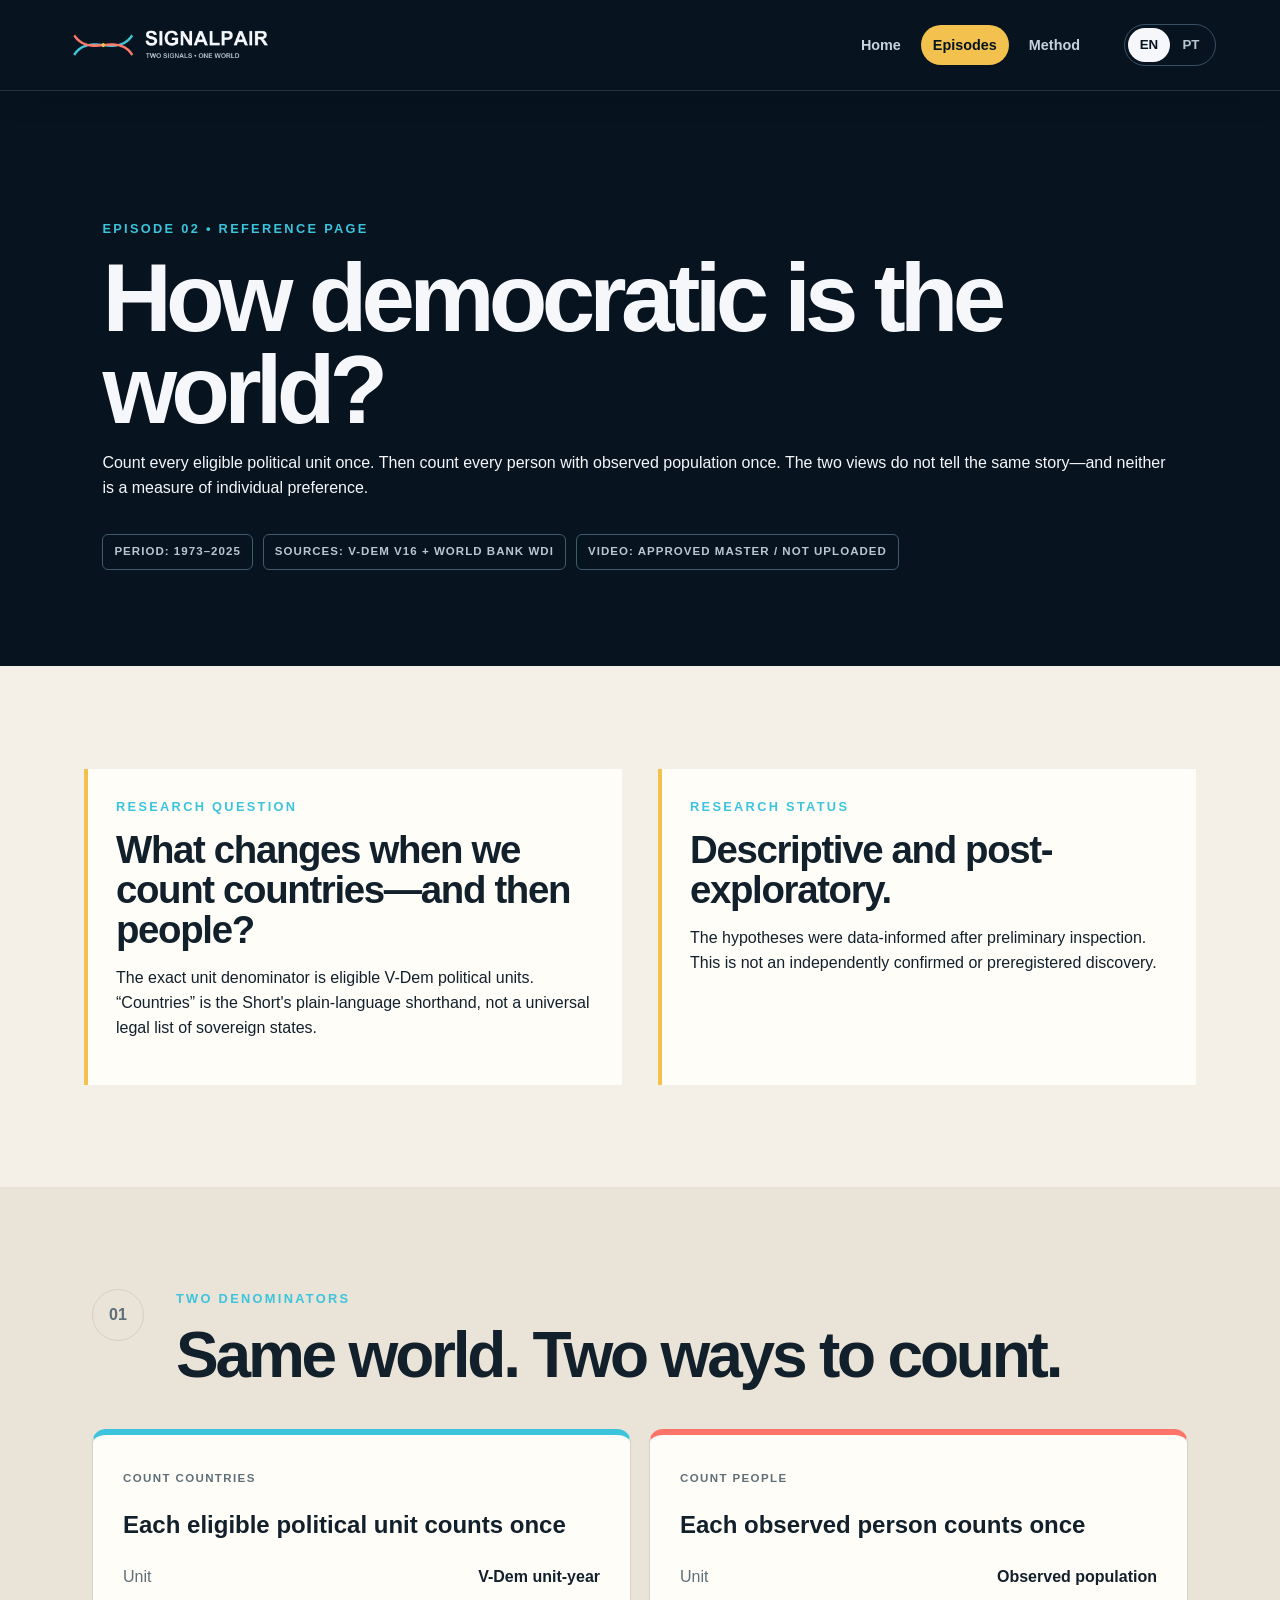
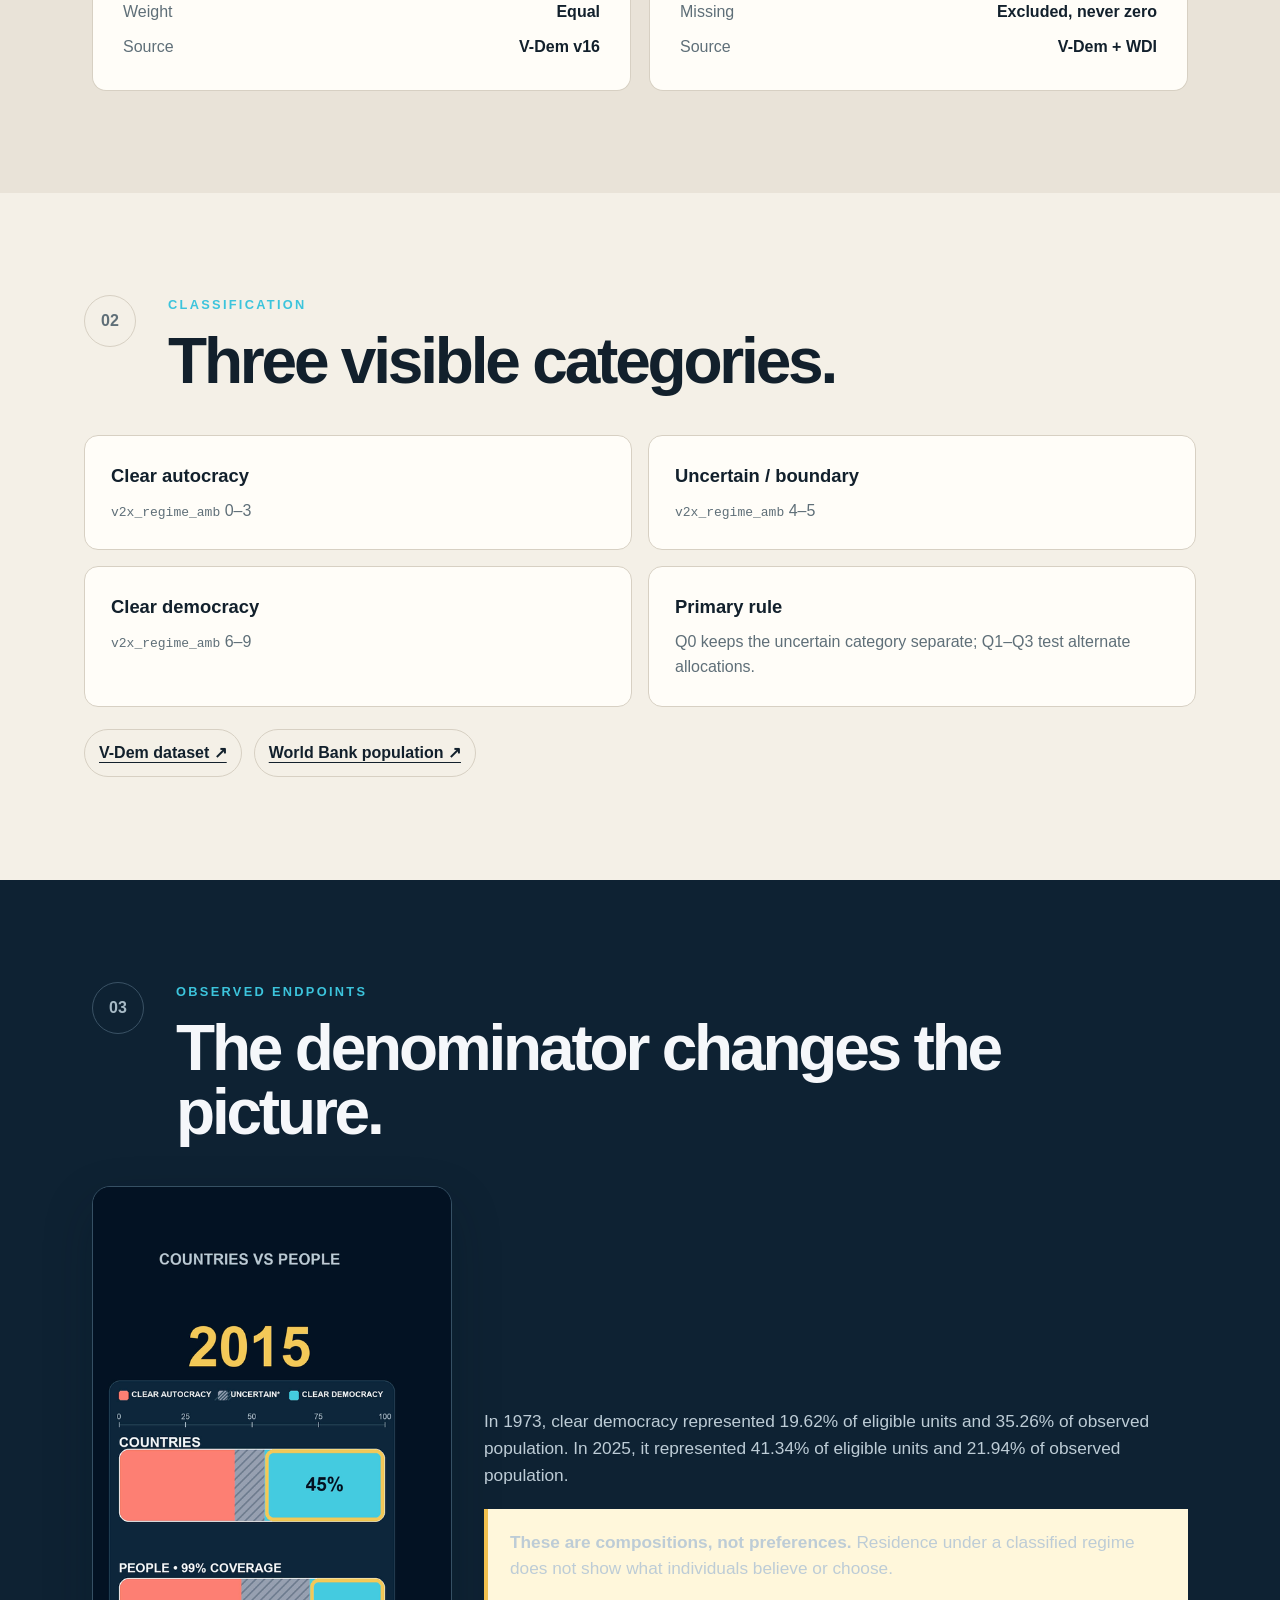
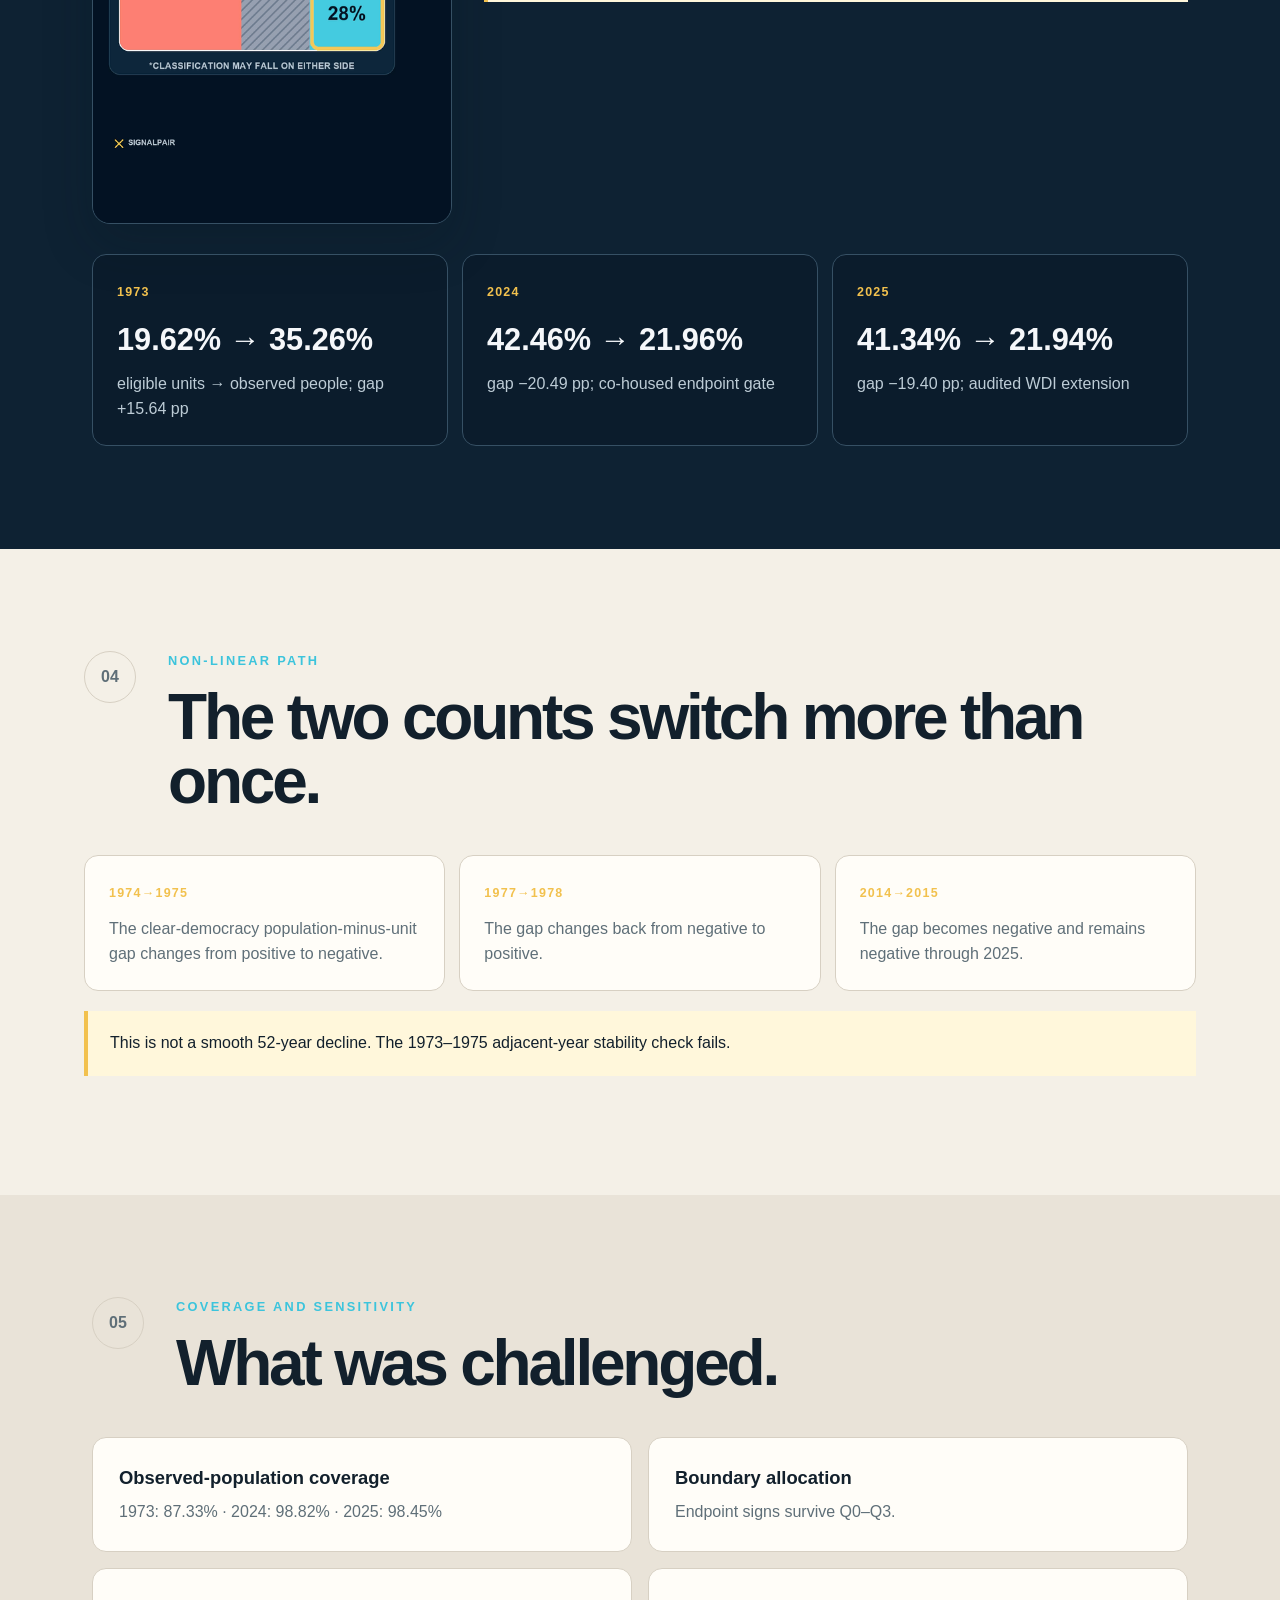
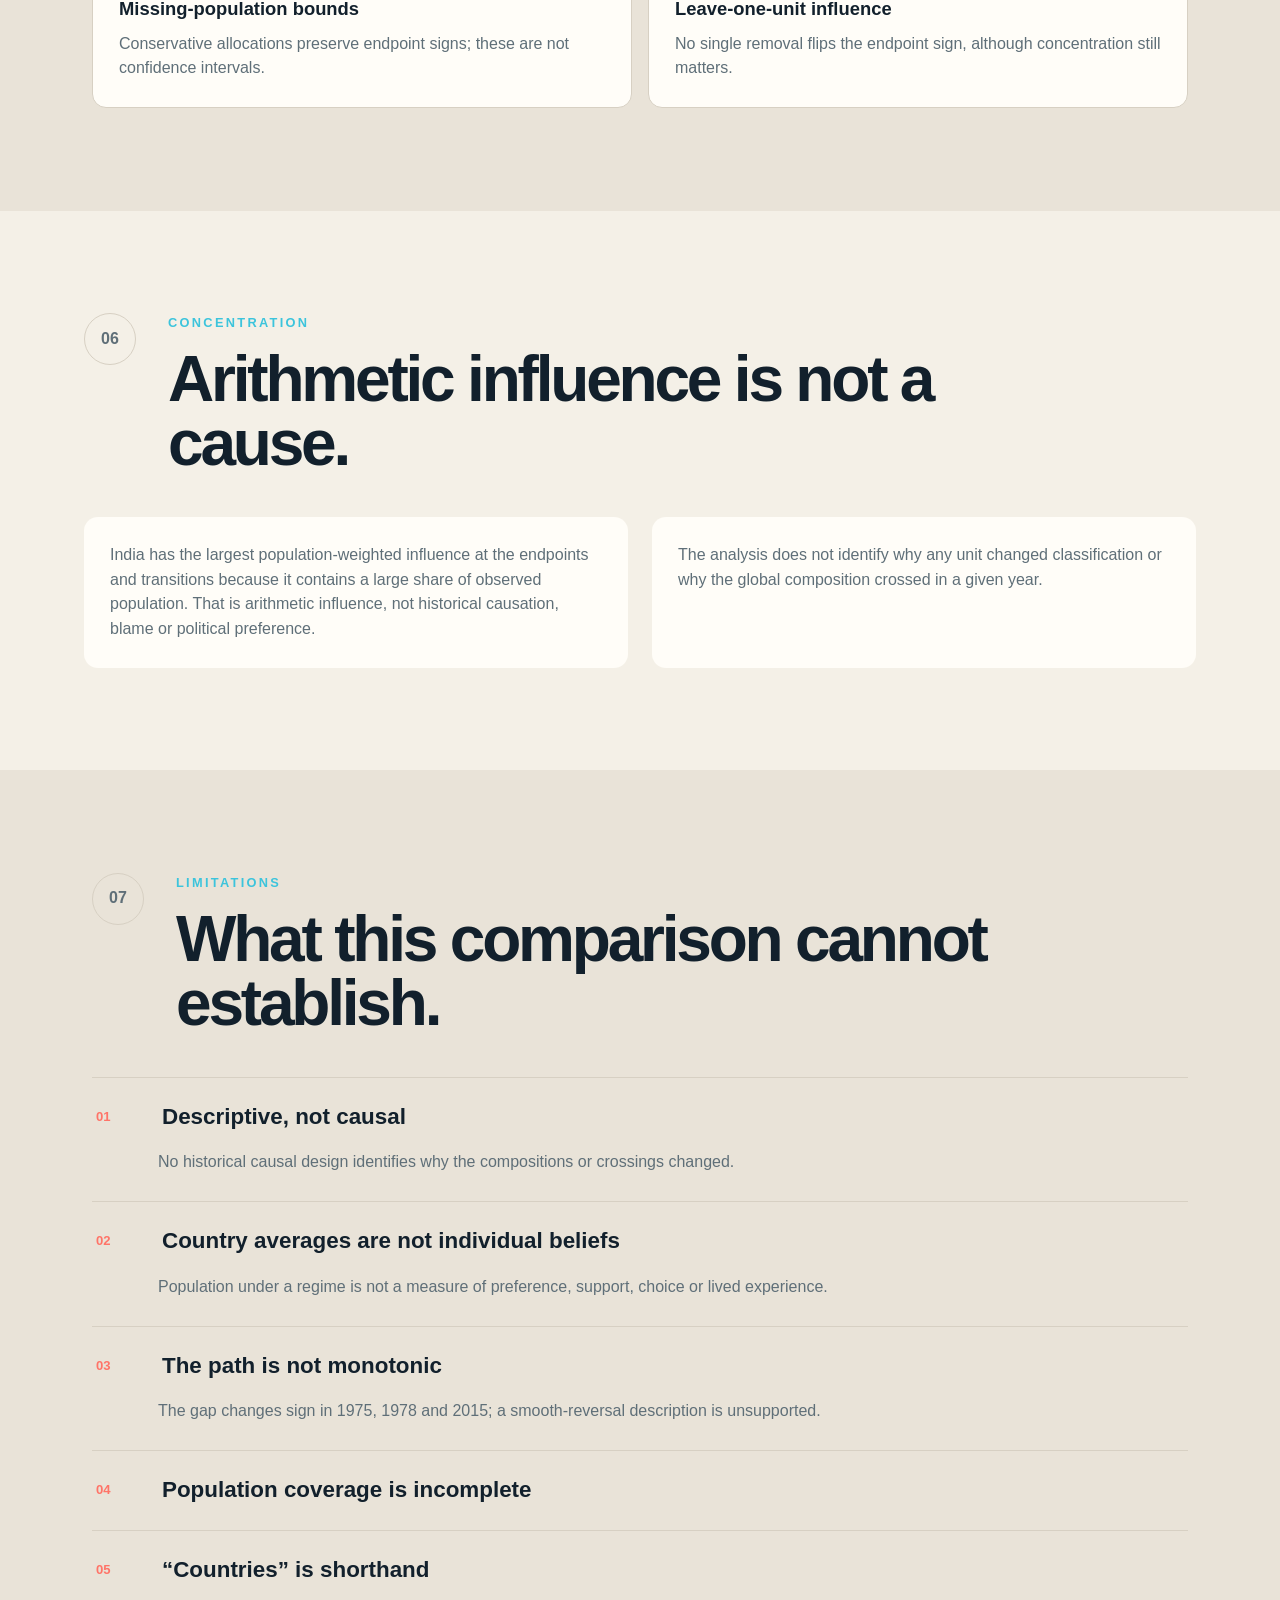
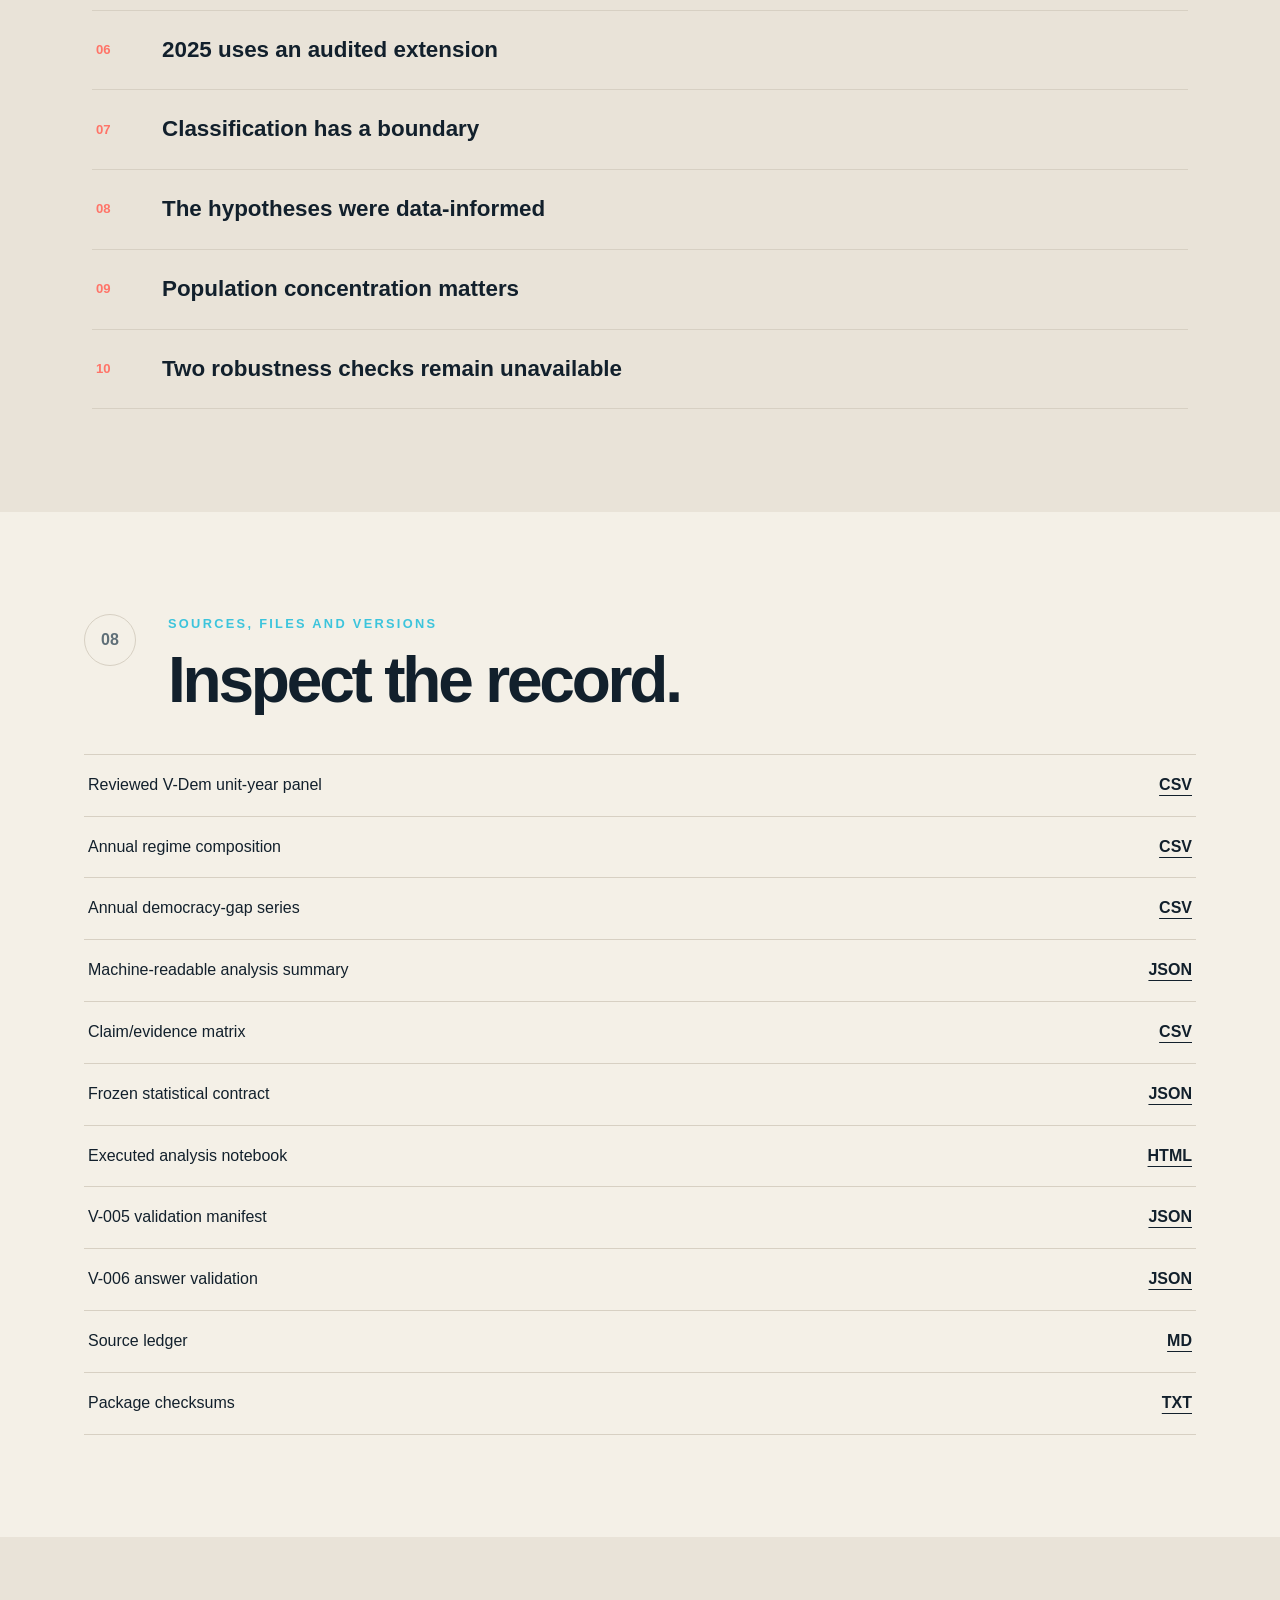
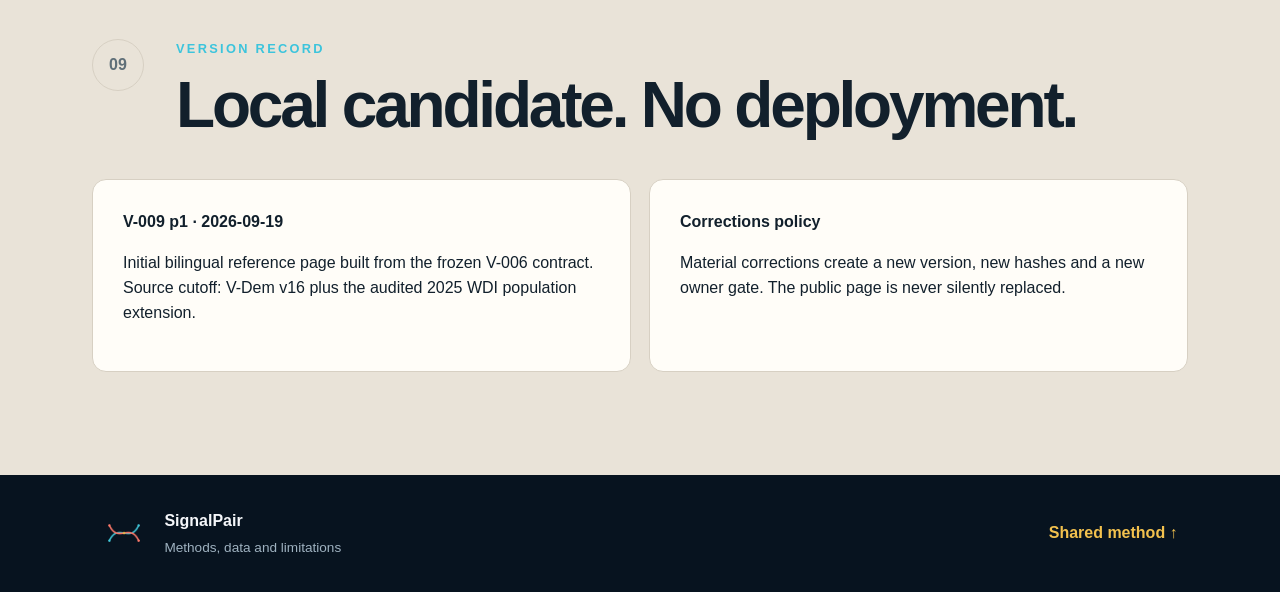
<file: regime-population.html>
<!doctype html>
<html lang="en">
<head>
  <meta charset="utf-8">
  <meta name="viewport" content="width=device-width, initial-scale=1">
  <meta name="description" content="Methods, data, sources and limitations for SignalPair's countries-versus-people political-regime episode, 1973–2025.">
  <meta name="theme-color" content="#07131F">
  <meta property="og:title" content="Political regimes: count countries × count people, 1973–2025 — SignalPair">
  <meta property="og:description" content="The same world can look different when every eligible political unit counts once and when every observed person counts once.">
  <meta property="og:image" content="https://msr-br.github.io/signalpair-site/assets/regime-population-2015.png">
  <title>Political regimes: countries × people, 1973–2025 — SignalPair</title>
  <link rel="icon" href="assets/signalpair-profile.png">
  <link rel="stylesheet" href="styles.css">
  <script src="app.js" defer></script>
</head>
<body data-language="en">
  <a class="skip-link" href="#main">Skip to content</a>
  <div class="preview-banner" data-local-preview hidden><span data-lang="en">Local preview — not deployed or published</span><span data-lang="pt">Prévia local — não implantada nem publicada</span></div>
  <!-- GLOBAL HEADER CONTRACT: keep this header identical on every SignalPair page. -->
  <header class="site-header" data-site-header>
    <a class="brand" href="index.html" aria-label="SignalPair home"><img src="assets/signalpair-wordmark.png" alt="SignalPair"></a>
    <nav class="site-nav" data-global-nav aria-label="Primary"><a href="index.html" data-nav="home"><span data-lang="en">Home</span><span data-lang="pt">Início</span></a><a href="index.html#episodes" data-nav="episodes"><span data-lang="en">Episodes</span><span data-lang="pt">Episódios</span></a><a href="methodology.html" data-nav="method"><span data-lang="en">Method</span><span data-lang="pt">Método</span></a></nav>
    <div class="language-switch" role="group" aria-label="Language"><button type="button" data-set-language="en" aria-pressed="true">EN</button><button type="button" data-set-language="pt" aria-pressed="false">PT</button></div>
  </header>

  <main id="main">
    <section class="page-hero">
      <p class="eyebrow" data-lang="en">EPISODE 02 • REFERENCE PAGE</p>
      <p class="eyebrow" data-lang="pt">EPISÓDIO 02 • PÁGINA DE REFERÊNCIA</p>
      <h1 data-lang="en">How democratic is the world?</h1>
      <h1 data-lang="pt">Quão democrático é o mundo?</h1>
      <p data-lang="en">Count every eligible political unit once. Then count every person with observed population once. The two views do not tell the same story—and neither is a measure of individual preference.</p>
      <p data-lang="pt">Conte cada unidade política elegível uma vez. Depois conte uma vez cada pessoa com população observada. As duas visões não contam a mesma história—e nenhuma mede preferência individual.</p>
      <div class="metadata-strip"><span>PERIOD: 1973–2025</span><span>SOURCES: V-DEM V16 + WORLD BANK WDI</span><span>VIDEO: APPROVED MASTER / NOT UPLOADED</span></div>
    </section>

    <section class="content-section">
      <div class="episode-summary">
        <div><p class="kicker" data-lang="en">Research question</p><p class="kicker" data-lang="pt">Pergunta de pesquisa</p><h2 data-lang="en">What changes when we count countries—and then people?</h2><h2 data-lang="pt">O que muda quando contamos países—e depois pessoas?</h2><p data-lang="en">The exact unit denominator is eligible V-Dem political units. “Countries” is the Short's plain-language shorthand, not a universal legal list of sovereign states.</p><p data-lang="pt">O denominador exato usa unidades políticas elegíveis do V-Dem. “Países” é a simplificação do Short, não uma lista jurídica universal de Estados soberanos.</p></div>
        <div><p class="kicker" data-lang="en">Research status</p><p class="kicker" data-lang="pt">Status da pesquisa</p><h2 data-lang="en">Descriptive and post-exploratory.</h2><h2 data-lang="pt">Descritiva e pós-exploratória.</h2><p data-lang="en">The hypotheses were data-informed after preliminary inspection. This is not an independently confirmed or preregistered discovery.</p><p data-lang="pt">As hipóteses foram informadas pelos dados após inspeção preliminar. Não se trata de descoberta confirmada de forma independente nem pré-registrada.</p></div>
      </div>
    </section>

    <section class="content-section tinted">
      <div class="content-intro"><span class="section-number">01</span><div><p class="kicker" data-lang="en">Two denominators</p><p class="kicker" data-lang="pt">Dois denominadores</p><h2 data-lang="en">Same world. Two ways to count.</h2><h2 data-lang="pt">O mesmo mundo. Duas formas de contar.</h2></div></div>
      <div class="variable-grid">
        <article class="variable cyan-border"><span>COUNT COUNTRIES</span><h3 data-lang="en">Each eligible political unit counts once</h3><h3 data-lang="pt">Cada unidade política elegível conta uma vez</h3><dl><dt data-lang="en">Unit</dt><dt data-lang="pt">Unidade</dt><dd>V-Dem unit-year</dd><dt data-lang="en">Weight</dt><dt data-lang="pt">Peso</dt><dd>Equal</dd><dt data-lang="en">Source</dt><dt data-lang="pt">Fonte</dt><dd>V-Dem v16</dd></dl></article>
        <article class="variable coral-border"><span>COUNT PEOPLE</span><h3 data-lang="en">Each observed person counts once</h3><h3 data-lang="pt">Cada pessoa observada conta uma vez</h3><dl><dt data-lang="en">Unit</dt><dt data-lang="pt">Unidade</dt><dd>Observed population</dd><dt data-lang="en">Missing</dt><dt data-lang="pt">Ausente</dt><dd>Excluded, never zero</dd><dt data-lang="en">Source</dt><dt data-lang="pt">Fonte</dt><dd>V-Dem + WDI</dd></dl></article>
      </div>
    </section>

    <section class="content-section">
      <div class="content-intro"><span class="section-number">02</span><div><p class="kicker" data-lang="en">Classification</p><p class="kicker" data-lang="pt">Classificação</p><h2 data-lang="en">Three visible categories.</h2><h2 data-lang="pt">Três categorias visíveis.</h2></div></div>
      <div class="record-grid">
        <article><strong data-lang="en">Clear autocracy</strong><strong data-lang="pt">Autocracia clara</strong><p><code>v2x_regime_amb</code> 0–3</p></article>
        <article><strong data-lang="en">Uncertain / boundary</strong><strong data-lang="pt">Incerta / fronteira</strong><p><code>v2x_regime_amb</code> 4–5</p></article>
        <article><strong data-lang="en">Clear democracy</strong><strong data-lang="pt">Democracia clara</strong><p><code>v2x_regime_amb</code> 6–9</p></article>
        <article><strong data-lang="en">Primary rule</strong><strong data-lang="pt">Regra principal</strong><p data-lang="en">Q0 keeps the uncertain category separate; Q1–Q3 test alternate allocations.</p><p data-lang="pt">Q0 mantém a categoria incerta separada; Q1–Q3 testam alocações alternativas.</p></article>
      </div>
      <div class="source-links"><a href="https://v-dem.net/data/the-v-dem-dataset/">V-Dem dataset ↗</a><a href="https://data.worldbank.org/indicator/SP.POP.TOTL">World Bank population ↗</a></div>
    </section>

    <section class="content-section dark-content">
      <div class="content-intro"><span class="section-number">03</span><div><p class="kicker" data-lang="en">Observed endpoints</p><p class="kicker" data-lang="pt">Extremos observados</p><h2 data-lang="en">The denominator changes the picture.</h2><h2 data-lang="pt">O denominador muda o retrato.</h2></div></div>
      <div class="episode-visual">
        <img src="assets/regime-population-2015.png" alt="Decoded SignalPair frame comparing political units and observed population">
        <div><p data-lang="en">In 1973, clear democracy represented 19.62% of eligible units and 35.26% of observed population. In 2025, it represented 41.34% of eligible units and 21.94% of observed population.</p><p data-lang="pt">Em 1973, democracia clara representava 19,62% das unidades elegíveis e 35,26% da população observada. Em 2025, representava 41,34% das unidades elegíveis e 21,94% da população observada.</p><p class="method-note" data-lang="en"><strong>These are compositions, not preferences.</strong> Residence under a classified regime does not show what individuals believe or choose.</p><p class="method-note" data-lang="pt"><strong>São composições, não preferências.</strong> Residir sob um regime classificado não mostra o que indivíduos acreditam ou escolhem.</p></div>
      </div>
      <div class="endpoint-grid">
        <article><span>1973</span><strong>19.62% → 35.26%</strong><p data-lang="en">eligible units → observed people; gap +15.64 pp</p><p data-lang="pt">unidades elegíveis → pessoas observadas; diferença +15,64 pp</p></article>
        <article><span>2024</span><strong>42.46% → 21.96%</strong><p data-lang="en">gap −20.49 pp; co-housed endpoint gate</p><p data-lang="pt">diferença −20,49 pp; gate co-hospedado</p></article>
        <article><span>2025</span><strong>41.34% → 21.94%</strong><p data-lang="en">gap −19.40 pp; audited WDI extension</p><p data-lang="pt">diferença −19,40 pp; extensão WDI auditada</p></article>
      </div>
    </section>

    <section class="content-section">
      <div class="content-intro"><span class="section-number">04</span><div><p class="kicker" data-lang="en">Non-linear path</p><p class="kicker" data-lang="pt">Trajetória não linear</p><h2 data-lang="en">The two counts switch more than once.</h2><h2 data-lang="pt">As duas contagens trocam de posição mais de uma vez.</h2></div></div>
      <div class="crossing-list">
        <article><span>1974→1975</span><p data-lang="en">The clear-democracy population-minus-unit gap changes from positive to negative.</p><p data-lang="pt">A diferença população menos unidades em democracia clara passa de positiva para negativa.</p></article>
        <article><span>1977→1978</span><p data-lang="en">The gap changes back from negative to positive.</p><p data-lang="pt">A diferença retorna de negativa para positiva.</p></article>
        <article><span>2014→2015</span><p data-lang="en">The gap becomes negative and remains negative through 2025.</p><p data-lang="pt">A diferença se torna negativa e permanece negativa até 2025.</p></article>
      </div>
      <p class="method-note" data-lang="en">This is not a smooth 52-year decline. The 1973–1975 adjacent-year stability check fails.</p>
      <p class="method-note" data-lang="pt">Não se trata de uma queda contínua de 52 anos. O teste de estabilidade 1973–1975 falha.</p>
    </section>

    <section class="content-section tinted">
      <div class="content-intro"><span class="section-number">05</span><div><p class="kicker" data-lang="en">Coverage and sensitivity</p><p class="kicker" data-lang="pt">Cobertura e sensibilidade</p><h2 data-lang="en">What was challenged.</h2><h2 data-lang="pt">O que foi testado.</h2></div></div>
      <div class="record-grid">
        <article><strong data-lang="en">Observed-population coverage</strong><strong data-lang="pt">Cobertura da população observada</strong><p>1973: 87.33% · 2024: 98.82% · 2025: 98.45%</p></article>
        <article><strong data-lang="en">Boundary allocation</strong><strong data-lang="pt">Alocação da fronteira</strong><p data-lang="en">Endpoint signs survive Q0–Q3.</p><p data-lang="pt">Os sinais dos extremos sobrevivem a Q0–Q3.</p></article>
        <article><strong data-lang="en">Missing-population bounds</strong><strong data-lang="pt">Limites de população ausente</strong><p data-lang="en">Conservative allocations preserve endpoint signs; these are not confidence intervals.</p><p data-lang="pt">Alocações conservadoras preservam os sinais; não são intervalos de confiança.</p></article>
        <article><strong data-lang="en">Leave-one-unit influence</strong><strong data-lang="pt">Influência removendo uma unidade</strong><p data-lang="en">No single removal flips the endpoint sign, although concentration still matters.</p><p data-lang="pt">Nenhuma remoção isolada inverte o sinal dos extremos, embora a concentração importe.</p></article>
      </div>
    </section>

    <section class="content-section">
      <div class="content-intro"><span class="section-number">06</span><div><p class="kicker" data-lang="en">Concentration</p><p class="kicker" data-lang="pt">Concentração</p><h2 data-lang="en">Arithmetic influence is not a cause.</h2><h2 data-lang="pt">Influência aritmética não é causa.</h2></div></div>
      <div class="prose-grid"><p data-lang="en">India has the largest population-weighted influence at the endpoints and transitions because it contains a large share of observed population. That is arithmetic influence, not historical causation, blame or political preference.</p><p data-lang="pt">A Índia tem a maior influência ponderada pela população nos extremos e transições porque contém grande parcela da população observada. Isso é influência aritmética, não causalidade histórica, culpa ou preferência política.</p><p data-lang="en">The analysis does not identify why any unit changed classification or why the global composition crossed in a given year.</p><p data-lang="pt">A análise não identifica por que uma unidade mudou de classificação nem por que a composição global cruzou em determinado ano.</p></div>
    </section>

    <section class="content-section tinted">
      <div class="content-intro"><span class="section-number">07</span><div><p class="kicker" data-lang="en">Limitations</p><p class="kicker" data-lang="pt">Limitações</p><h2 data-lang="en">What this comparison cannot establish.</h2><h2 data-lang="pt">O que esta comparação não estabelece.</h2></div></div>
      <div class="detail-stack">
        <details open><summary><span>01</span><strong data-lang="en">Descriptive, not causal</strong><strong data-lang="pt">Descritiva, não causal</strong></summary><p data-lang="en">No historical causal design identifies why the compositions or crossings changed.</p><p data-lang="pt">Nenhum desenho causal histórico identifica por que as composições ou cruzamentos mudaram.</p></details>
        <details open><summary><span>02</span><strong data-lang="en">Country averages are not individual beliefs</strong><strong data-lang="pt">Médias nacionais não são crenças individuais</strong></summary><p data-lang="en">Population under a regime is not a measure of preference, support, choice or lived experience.</p><p data-lang="pt">População sob um regime não mede preferência, apoio, escolha ou experiência vivida.</p></details>
        <details open><summary><span>03</span><strong data-lang="en">The path is not monotonic</strong><strong data-lang="pt">A trajetória não é monotônica</strong></summary><p data-lang="en">The gap changes sign in 1975, 1978 and 2015; a smooth-reversal description is unsupported.</p><p data-lang="pt">A diferença muda de sinal em 1975, 1978 e 2015; uma reversão contínua não é sustentada.</p></details>
        <details><summary><span>04</span><strong data-lang="en">Population coverage is incomplete</strong><strong data-lang="pt">A cobertura populacional é incompleta</strong></summary><p data-lang="en">PEOPLE uses observed population only. Missing population is excluded, never set to zero.</p><p data-lang="pt">PESSOAS usa somente população observada. População ausente é excluída, nunca convertida em zero.</p></details>
        <details><summary><span>05</span><strong data-lang="en">“Countries” is shorthand</strong><strong data-lang="pt">“Países” é uma simplificação</strong></summary><p data-lang="en">The exact universe is eligible V-Dem political units, not a universal legal country list.</p><p data-lang="pt">O universo exato são unidades políticas elegíveis do V-Dem, não uma lista jurídica universal de países.</p></details>
        <details><summary><span>06</span><strong data-lang="en">2025 uses an audited extension</strong><strong data-lang="pt">2025 usa uma extensão auditada</strong></summary><p data-lang="en">V-Dem population controls 1973–2024; 2025 uses a separately audited World Bank WDI extension. The 2024 co-housed gate agrees in direction.</p><p data-lang="pt">A população V-Dem controla 1973–2024; 2025 usa extensão WDI auditada separadamente. O gate co-hospedado de 2024 concorda em direção.</p></details>
        <details><summary><span>07</span><strong data-lang="en">Classification has a boundary</strong><strong data-lang="pt">A classificação tem uma fronteira</strong></summary><p data-lang="en">Values 4–5 remain visibly uncertain in Q0. Alternate allocations preserve endpoint signs but do not eliminate taxonomy uncertainty.</p><p data-lang="pt">Valores 4–5 permanecem visivelmente incertos em Q0. Alocações alternativas preservam os sinais, mas não eliminam a incerteza da taxonomia.</p></details>
        <details><summary><span>08</span><strong data-lang="en">The hypotheses were data-informed</strong><strong data-lang="pt">As hipóteses foram informadas pelos dados</strong></summary><p data-lang="en">Preliminary values were inspected before formal rules were frozen. This is post-exploratory, not blind confirmation.</p><p data-lang="pt">Valores preliminares foram inspecionados antes de congelar as regras formais. É pós-exploratória, não confirmação cega.</p></details>
        <details><summary><span>09</span><strong data-lang="en">Population concentration matters</strong><strong data-lang="pt">A concentração populacional importa</strong></summary><p data-lang="en">Large units carry large arithmetic weight in PEOPLE. Influence is not causation or blame.</p><p data-lang="pt">Unidades grandes recebem grande peso aritmético em PESSOAS. Influência não é causalidade nem culpa.</p></details>
        <details><summary><span>10</span><strong data-lang="en">Two robustness checks remain unavailable</strong><strong data-lang="pt">Dois testes de robustez permanecem indisponíveis</strong></summary><p data-lang="en">An external regime classification and future source-revision stability were not tested.</p><p data-lang="pt">Uma classificação externa de regimes e a estabilidade diante de futuras revisões da fonte não foram testadas.</p></details>
      </div>
    </section>

    <section class="content-section">
      <div class="content-intro"><span class="section-number">08</span><div><p class="kicker" data-lang="en">Sources, files and versions</p><p class="kicker" data-lang="pt">Fontes, arquivos e versões</p><h2 data-lang="en">Inspect the record.</h2><h2 data-lang="pt">Inspecione o registro.</h2></div></div>
      <ul class="download-list">
        <li><span data-lang="en">Reviewed V-Dem unit-year panel</span><span data-lang="pt">Painel V-Dem unidade-ano revisado</span><a download href="downloads/regime-population/data-unit-year.csv">CSV</a></li>
        <li><span data-lang="en">Annual regime composition</span><span data-lang="pt">Composição anual dos regimes</span><a download href="downloads/regime-population/annual-composition.csv">CSV</a></li>
        <li><span data-lang="en">Annual democracy-gap series</span><span data-lang="pt">Série anual da diferença de democracia</span><a download href="downloads/regime-population/annual-democracy-gap.csv">CSV</a></li>
        <li><span data-lang="en">Machine-readable analysis summary</span><span data-lang="pt">Resumo da análise legível por máquina</span><a download href="downloads/regime-population/analysis-summary.json">JSON</a></li>
        <li><span data-lang="en">Claim/evidence matrix</span><span data-lang="pt">Matriz de afirmações e evidências</span><a download href="downloads/regime-population/claim-matrix.csv">CSV</a></li>
        <li><span data-lang="en">Frozen statistical contract</span><span data-lang="pt">Contrato estatístico congelado</span><a download href="downloads/regime-population/statistical-contract.json">JSON</a></li>
        <li><span data-lang="en">Executed analysis notebook</span><span data-lang="pt">Notebook executado da análise</span><a download href="downloads/regime-population/analysis-notebook.html">HTML</a></li>
        <li><span data-lang="en">V-005 validation manifest</span><span data-lang="pt">Manifesto de validação V-005</span><a download href="downloads/regime-population/validation-v005.json">JSON</a></li>
        <li><span data-lang="en">V-006 answer validation</span><span data-lang="pt">Validação da resposta V-006</span><a download href="downloads/regime-population/validation-v006.json">JSON</a></li>
        <li><span data-lang="en">Source ledger</span><span data-lang="pt">Registro de fontes</span><a download href="downloads/regime-population/source-ledger.md">MD</a></li>
        <li><span data-lang="en">Package checksums</span><span data-lang="pt">Checksums do pacote</span><a download href="downloads/regime-population/SHA256SUMS.txt">TXT</a></li>
      </ul>
    </section>

    <section class="content-section tinted">
      <div class="content-intro"><span class="section-number">09</span><div><p class="kicker" data-lang="en">Version record</p><p class="kicker" data-lang="pt">Registro de versão</p><h2 data-lang="en">Local candidate. No deployment.</h2><h2 data-lang="pt">Candidata local. Sem implantação.</h2></div></div>
      <div class="two-column-record"><article><strong>V-009 p1 · 2026-09-19</strong><p data-lang="en">Initial bilingual reference page built from the frozen V-006 contract. Source cutoff: V-Dem v16 plus the audited 2025 WDI population extension.</p><p data-lang="pt">Página bilíngue inicial construída a partir do contrato V-006 congelado. Corte das fontes: V-Dem v16 mais extensão populacional WDI 2025 auditada.</p></article><article><strong data-lang="en">Corrections policy</strong><strong data-lang="pt">Política de correções</strong><p data-lang="en">Material corrections create a new version, new hashes and a new owner gate. The public page is never silently replaced.</p><p data-lang="pt">Correções materiais criam nova versão, novos hashes e novo gate do proprietário. A página pública nunca é substituída silenciosamente.</p></article></div>
    </section>
  </main>

  <footer><img src="assets/signalpair-profile.png" alt="" width="44" height="44"><div><strong>SignalPair</strong><p data-lang="en">Methods, data and limitations</p><p data-lang="pt">Métodos, dados e limitações</p></div><a href="methodology.html"><span data-lang="en">Shared method ↑</span><span data-lang="pt">Método compartilhado ↑</span></a></footer>
</body>
</html>
</file>
<file: styles.css>
:root {
  --midnight: #07131f;
  --surface: #0e2233;
  --paper: #f4f0e7;
  --paper-2: #fffdf8;
  --ink: #12202c;
  --muted: #5f6f78;
  --line: #d7d0c3;
  --cyan: #3cc4dc;
  --coral: #ff7468;
  --gold: #f2c14e;
  --white: #f5f7fa;
  --radius: 22px;
  --shadow: 0 18px 50px rgba(7, 19, 31, .12);
  font-family: Arial, Helvetica, "Noto Sans", sans-serif;
  color-scheme: light;
}
* { box-sizing: border-box; }
html { scroll-behavior: smooth; }
body { margin: 0; background: var(--paper); color: var(--ink); line-height: 1.55; }
body[data-language="en"] [data-lang="pt"],
body[data-language="pt"] [data-lang="en"] { display: none !important; }
a { color: inherit; }
button, a { -webkit-tap-highlight-color: transparent; }
:focus-visible { outline: 4px solid var(--gold); outline-offset: 4px; border-radius: 6px; }
.skip-link { position: fixed; left: 16px; top: -70px; z-index: 100; padding: 12px 16px; background: var(--gold); color: var(--midnight); font-weight: 800; }
.skip-link:focus { top: 16px; }
.preview-banner { padding: 8px 18px; background: var(--gold); color: var(--midnight); text-align: center; font-size: .82rem; font-weight: 800; letter-spacing: .06em; text-transform: uppercase; }
.site-header { min-height: 82px; padding: 14px clamp(20px, 5vw, 72px); display: grid; grid-template-columns: minmax(180px, 1fr) auto auto; align-items: center; gap: 32px; background: var(--midnight); color: var(--white); position: sticky; top: 0; z-index: 40; border-bottom: 1px solid rgba(255,255,255,.12); box-shadow: 0 8px 24px rgba(7,19,31,.14); }
.brand img { display: block; width: min(246px, 42vw); height: auto; }
.site-nav { display: flex; gap: 8px; font-size: .9rem; font-weight: 700; }
.site-nav a { min-height: 40px; display: flex; align-items: center; padding: 8px 12px; border-radius: 999px; color: #c6d3dc; text-decoration: none; white-space: nowrap; }
.site-nav a:hover { color: var(--white); background: rgba(255,255,255,.08); }
.site-nav a[aria-current="page"] { color: var(--midnight); background: var(--gold); }
.language-switch { display: flex; padding: 3px; border: 1px solid #385064; border-radius: 999px; }
.language-switch button { width: 42px; min-height: 34px; border: 0; border-radius: 999px; color: #b9c9d4; background: transparent; font-weight: 800; cursor: pointer; }
.language-switch button[aria-pressed="true"] { background: var(--white); color: var(--midnight); }
.hero { padding: clamp(70px, 11vw, 150px) clamp(22px, 8vw, 120px) 72px; min-height: 72vh; background: var(--midnight); color: var(--white); border-radius: 0 0 46px 46px; overflow: hidden; position: relative; }
.hero::after { content: ""; width: 440px; height: 440px; position: absolute; right: -180px; bottom: -250px; border: 84px solid rgba(60,196,220,.08); border-radius: 50%; pointer-events: none; }
.eyebrow, .kicker { margin: 0 0 14px; font-size: .8rem; font-weight: 800; letter-spacing: .18em; text-transform: uppercase; color: var(--cyan); }
.hero h1 { max-width: 920px; margin: 0; font-size: clamp(3.3rem, 8.4vw, 8.6rem); line-height: .93; letter-spacing: -.065em; }
.hero h1 em { color: var(--gold); font-style: normal; }
.hero-copy { max-width: 720px; margin: 32px 0 0; color: #bdccd6; font-size: clamp(1.08rem, 2vw, 1.45rem); }
.hero-actions { display: flex; flex-wrap: wrap; gap: 12px; margin-top: 34px; }
.button { padding: 14px 20px; border-radius: 999px; text-decoration: none; font-weight: 800; }
.button.primary { background: var(--gold); color: var(--midnight); }
.button.secondary { border: 1px solid #476074; color: var(--white); }
.promise-list { display: flex; flex-wrap: wrap; gap: 28px; padding: 0; margin: 58px 0 0; list-style: none; color: #d4e0e7; font-size: .92rem; font-weight: 700; }
.promise-list li { display: flex; align-items: center; gap: 10px; }
.signal { width: 10px; height: 10px; border-radius: 50%; }
.cyan { background: var(--cyan); }
.coral { background: var(--coral); }
.gold { background: var(--gold); }
.section { max-width: 1240px; margin: 0 auto; padding: clamp(74px, 9vw, 128px) clamp(22px, 5vw, 72px); }
.section-heading { display: grid; grid-template-columns: 64px 1fr; gap: 20px; align-items: start; margin-bottom: 42px; }
.section-number { width: 52px; height: 52px; display: grid; place-items: center; border: 1px solid var(--line); border-radius: 50%; color: var(--muted); font-weight: 800; }
.section h2 { margin: 0; font-size: clamp(2.25rem, 5vw, 5rem); line-height: 1; letter-spacing: -.05em; }
.missing-card { display: grid; grid-template-columns: minmax(260px, .9fr) 1.2fr; gap: clamp(28px, 6vw, 90px); align-items: center; padding: clamp(26px, 5vw, 64px); background: var(--paper-2); border: 1px solid var(--line); border-radius: var(--radius); box-shadow: var(--shadow); }
.dot-demo { min-height: 270px; position: relative; background-image: linear-gradient(var(--line) 1px, transparent 1px), linear-gradient(90deg, var(--line) 1px, transparent 1px); background-size: 54px 54px; border-left: 3px solid var(--ink); border-bottom: 3px solid var(--ink); }
.country-dot { position: absolute; width: 28px; height: 28px; border: 3px solid var(--paper-2); border-radius: 50%; box-shadow: 0 4px 12px rgba(7,19,31,.18); }
.dot-a { background: var(--cyan); left: 24%; bottom: 22%; }
.dot-b { background: var(--coral); left: 55%; bottom: 54%; }
.dot-c { background: var(--gold); left: 76%; bottom: 35%; }
.dot-missing { left: 42%; bottom: 76%; border: 3px dashed #9a958d; background: transparent; box-shadow: none; opacity: .55; }
.dot-missing::after { content: "×"; position: absolute; inset: -4px; display: grid; place-items: center; color: #77736d; font-weight: 900; }
.big-rule { margin: 0 0 16px; font-size: clamp(1.55rem, 3.2vw, 2.7rem); line-height: 1.08; font-weight: 800; letter-spacing: -.03em; }
.missing-card p:last-child { color: var(--muted); font-size: 1.05rem; }
.dark-section { max-width: none; padding-left: max(clamp(22px,5vw,72px), calc((100vw - 1240px)/2 + 72px)); padding-right: max(clamp(22px,5vw,72px), calc((100vw - 1240px)/2 + 72px)); background: var(--surface); color: var(--white); }
.dark-section .section-number { border-color: #3a5265; color: #a7bac6; }
.contrast-grid { display: grid; grid-template-columns: repeat(2, minmax(0, 1fr)); gap: 18px; }
.contrast-grid article { padding: clamp(28px, 4vw, 52px); border: 1px solid #365064; border-radius: var(--radius); background: rgba(7,19,31,.42); }
.card-label { display: inline-block; margin-bottom: 34px; color: var(--cyan); font-size: .78rem; letter-spacing: .14em; text-transform: uppercase; font-weight: 800; }
.card-label.warning { color: var(--coral); }
.contrast-grid h3 { margin: 0; max-width: 500px; font-size: clamp(1.6rem, 3vw, 2.8rem); line-height: 1.05; letter-spacing: -.035em; }
.contrast-grid p { max-width: 500px; margin: 18px 0 0; color: #bdccd6; }
.method-steps { padding: 0; margin: 0; list-style: none; counter-reset: method; border-top: 1px solid var(--line); }
.method-steps li { counter-increment: method; display: grid; grid-template-columns: 60px minmax(110px, .45fr) 1fr; gap: 20px; align-items: baseline; padding: 22px 4px; border-bottom: 1px solid var(--line); }
.method-steps li::before { content: "0" counter(method); color: var(--coral); font-size: .78rem; letter-spacing: .1em; font-weight: 800; }
.method-steps strong { font-size: 1.1rem; }
.method-steps span { color: var(--muted); }
.empty-state { padding: clamp(30px, 6vw, 70px); border: 1px dashed #9d978c; border-radius: var(--radius); background: rgba(255,255,255,.35); }
.empty-state p { max-width: 780px; margin-top: 0; font-size: 1.08rem; color: var(--muted); }
.empty-state a { font-weight: 800; text-decoration-thickness: 2px; text-underline-offset: 5px; }
.episode-directory { display: grid; grid-template-columns: repeat(2,minmax(0,1fr)); gap: 18px; }
.episode-card { min-height: 220px; display: flex; flex-direction: column; justify-content: flex-end; gap: 10px; padding: 30px; border: 1px solid var(--line); border-radius: var(--radius); background: var(--paper-2); color: var(--ink); text-decoration: none; box-shadow: var(--shadow); transition: transform .16s ease, border-color .16s ease; }
.episode-card:hover { transform: translateY(-2px); border-color: var(--coral); }
.episode-card > span { color: var(--coral); font-size: .75rem; letter-spacing: .12em; font-weight: 800; }
.episode-card strong { max-width: 460px; font-size: clamp(1.4rem,3vw,2.4rem); line-height: 1.05; letter-spacing: -.035em; }
.episode-card small { color: var(--muted); font-weight: 800; }
footer { display: grid; grid-template-columns: auto 1fr auto; gap: 18px; align-items: center; padding: 34px clamp(22px, 8vw, 120px); background: var(--midnight); color: var(--white); }
footer img { border-radius: 50%; }
footer p { margin: 3px 0 0; color: #9fb2c0; font-size: .85rem; }
footer a { color: var(--gold); font-weight: 800; text-decoration: none; }
@media (max-width: 780px) {
  .site-header { grid-template-columns: 1fr auto; gap: 14px; }
  .site-nav { grid-column: 1 / -1; grid-row: 2; overflow-x: auto; padding-bottom: 4px; scrollbar-width: thin; }
  .hero { min-height: auto; border-radius: 0 0 28px 28px; }
  .hero h1 { font-size: clamp(3rem, 15vw, 5.5rem); }
  .promise-list { gap: 14px 22px; margin-top: 40px; }
  .section-heading { grid-template-columns: 48px 1fr; gap: 14px; }
  .section-number { width: 42px; height: 42px; }
  .missing-card, .contrast-grid { grid-template-columns: 1fr; }
  .episode-directory { grid-template-columns: 1fr; }
  .dot-demo { min-height: 230px; }
  .method-steps li { grid-template-columns: 42px 1fr; gap: 8px 14px; }
  .method-steps li span { grid-column: 2; }
  footer { grid-template-columns: auto 1fr; }
  footer a { grid-column: 2; }
}
@media (prefers-reduced-motion: reduce) {
  html { scroll-behavior: auto; }
}


/* C-006: long-form methodology and episode record */
.page-hero { padding: clamp(72px, 10vw, 132px) clamp(22px, 8vw, 120px) clamp(58px, 8vw, 96px); background: var(--midnight); color: var(--white); }
.page-hero h1 { max-width: 980px; margin: 0; font-size: clamp(3.1rem, 7.5vw, 7.2rem); line-height: .95; letter-spacing: -.06em; }
.page-hero > p:last-child { max-width: 780px; margin: 28px 0 0; color: #bdccd6; font-size: 1.15rem; }
.template-hero { border-bottom: 10px solid var(--gold); }
.metadata-strip { display: flex; flex-wrap: wrap; gap: 10px; margin-top: 34px; }
.metadata-strip span { padding: 8px 11px; border: 1px solid #415a6c; border-radius: 6px; color: #b8c8d2; font-size: .72rem; letter-spacing: .09em; font-weight: 800; }
.content-section { max-width: 1240px; margin: 0 auto; padding: clamp(68px, 8vw, 116px) clamp(22px, 5vw, 72px); }
.content-section.tinted { max-width: none; padding-left: max(clamp(22px,5vw,72px), calc((100vw - 1240px)/2 + 72px)); padding-right: max(clamp(22px,5vw,72px), calc((100vw - 1240px)/2 + 72px)); background: #e9e3d8; }
.content-intro { display: grid; grid-template-columns: 64px minmax(0, 1fr); gap: 20px; margin-bottom: 42px; }
.content-intro h2 { max-width: 950px; margin: 0; font-size: clamp(2.2rem, 5vw, 4.7rem); line-height: 1; letter-spacing: -.05em; }
.detail-stack { border-top: 1px solid var(--line); }
.detail-stack details { border-bottom: 1px solid var(--line); }
.detail-stack summary { display: grid; grid-template-columns: 52px 1fr; gap: 14px; align-items: center; padding: 22px 4px; cursor: pointer; list-style: none; }
.detail-stack summary::-webkit-details-marker { display: none; }
.detail-stack summary span { color: var(--coral); font-size: .82rem; font-weight: 800; }
.detail-stack summary strong { font-size: clamp(1.05rem, 2.2vw, 1.4rem); }
.detail-stack details p { max-width: 800px; margin: -6px 0 26px 66px; color: var(--muted); }
.source-ladder { list-style: none; padding: 0; margin: 0; display: grid; gap: 12px; }
.source-ladder li { display: grid; grid-template-columns: 54px 1fr; gap: 18px; padding: 22px; background: var(--paper-2); border: 1px solid var(--line); border-radius: 14px; }
.source-ladder li > span { width: 38px; height: 38px; display: grid; place-items: center; border-radius: 50%; background: var(--midnight); color: var(--white); font-weight: 800; }
.source-ladder strong { display: block; font-size: 1.08rem; }
.source-ladder p { margin: 5px 0 0; color: var(--muted); }
.check-grid, .record-grid { display: grid; grid-template-columns: repeat(2, minmax(0, 1fr)); gap: 16px; }
.check-grid article, .record-grid article { padding: 26px; background: var(--paper-2); border: 1px solid var(--line); border-radius: 14px; }
.check-grid strong, .record-grid strong { font-size: 1.15rem; }
.check-grid p, .record-grid p { margin: 8px 0 0; color: var(--muted); }
.rule-callout { display: grid; grid-template-columns: auto 1fr; gap: 24px; align-items: center; margin-top: 22px; padding: 28px; border: 2px solid var(--gold); border-radius: 14px; background: #fff7db; }
.rule-icon { width: 52px; height: 52px; display: grid; place-items: center; border: 3px dashed #83785a; border-radius: 50%; font-size: 0; }
.rule-callout strong { font-size: 1.2rem; }
.rule-callout p { margin: 6px 0 0; color: var(--muted); }
.dark-content { max-width: none; padding-left: max(clamp(22px,5vw,72px), calc((100vw - 1240px)/2 + 72px)); padding-right: max(clamp(22px,5vw,72px), calc((100vw - 1240px)/2 + 72px)); background: var(--surface); color: var(--white); }
.dark-content .section-number { border-color: #3a5265; color: #a7bac6; }
.claim-scale { display: grid; gap: 10px; }
.claim-scale > div { display: grid; grid-template-columns: 210px 1fr; gap: 22px; align-items: center; padding: 24px; border: 1px solid #365064; border-radius: 14px; background: rgba(7,19,31,.36); }
.status { width: max-content; padding: 7px 10px; border-radius: 999px; font-size: .72rem; letter-spacing: .08em; text-transform: uppercase; font-weight: 800; }
.status.allowed { background: rgba(60,196,220,.16); color: var(--cyan); }
.status.conditional { background: rgba(242,193,78,.16); color: var(--gold); }
.status.blocked { background: rgba(255,116,104,.16); color: var(--coral); }
.artifact-list, .download-list { padding: 0; margin: 0; list-style: none; border-top: 1px solid var(--line); }
.artifact-list li, .download-list li { display: flex; justify-content: space-between; gap: 24px; padding: 18px 4px; border-bottom: 1px solid var(--line); }
.artifact-list li::before { content: "↳"; color: var(--coral); font-weight: 900; }
.artifact-list li span { flex: 1; }
.text-link { display: inline-block; margin-top: 30px; font-size: 1.05rem; font-weight: 800; text-underline-offset: 6px; }
.prose-grid { display: grid; grid-template-columns: repeat(2, minmax(0,1fr)); gap: 24px; }
.prose-grid p { margin: 0; padding: 26px; background: var(--paper-2); border-radius: 14px; color: var(--muted); }
.episode-summary { display: grid; grid-template-columns: repeat(2,minmax(0,1fr)); gap: 36px; }
.episode-summary > div { padding: 28px; border-left: 4px solid var(--gold); background: var(--paper-2); }
.episode-summary h2 { margin: 0; font-size: clamp(1.7rem,3vw,2.7rem); line-height: 1.04; letter-spacing: -.035em; }
.placeholder { color: var(--muted); font-style: italic; }
.variable-grid { display: grid; grid-template-columns: repeat(2,minmax(0,1fr)); gap: 18px; }
.variable-grid.single { grid-template-columns: minmax(0,1fr); }
.variable-grid.single .variable { max-width: 760px; }
.variable { padding: 30px; background: var(--paper-2); border: 1px solid var(--line); border-top-width: 6px; border-radius: 14px; }
.variable.cyan-border { border-top-color: var(--cyan); }
.variable.coral-border { border-top-color: var(--coral); }
.variable > span { color: var(--muted); font-size: .72rem; letter-spacing: .12em; font-weight: 800; }
.variable h3 { margin: 16px 0 22px; font-size: 1.5rem; }
.variable dl { display: grid; grid-template-columns: 1fr 1fr; gap: 10px; margin: 0; }
.variable dt { color: var(--muted); }
.variable dd { margin: 0; text-align: right; font-weight: 700; }
.analysis-list { display: grid; grid-template-columns: repeat(2,minmax(0,1fr)); gap: 12px; }
.analysis-list > div { padding: 24px; border: 1px solid #365064; border-radius: 14px; background: rgba(7,19,31,.36); }
.analysis-list span { color: var(--cyan); font-size: .72rem; letter-spacing: .1em; font-weight: 800; }
.analysis-list p { margin: 12px 0 0; color: #bdccd6; }
.two-column-record { display: grid; grid-template-columns: repeat(2,minmax(0,1fr)); gap: 18px; }
.two-column-record article { padding: 30px; border: 1px solid var(--line); border-radius: 14px; background: var(--paper-2); }
.download-list b { color: var(--muted); font-size: .82rem; text-transform: uppercase; letter-spacing: .06em; }
.episode-visual { display: grid; grid-template-columns: minmax(220px, 360px) 1fr; gap: 32px; align-items: center; }
.episode-visual img { width: 100%; border-radius: 18px; border: 1px solid #365064; box-shadow: 0 20px 50px rgba(7,19,31,.24); }
.episode-visual p { color: #bdccd6; font-size: 1.08rem; }
.source-links { display: flex; flex-wrap: wrap; gap: 12px; margin-top: 22px; }
.source-links a { padding: 11px 14px; border: 1px solid var(--line); border-radius: 999px; font-weight: 800; text-underline-offset: 4px; }
.method-note { margin-top: 20px; padding: 20px 22px; border-left: 4px solid var(--gold); background: #fff7db; color: var(--ink); }
.endpoint-grid { display: grid; grid-template-columns: repeat(3,minmax(0,1fr)); gap: 14px; margin-top: 30px; }
.endpoint-grid.five-state { grid-template-columns: repeat(5,minmax(0,1fr)); }
.endpoint-grid article { padding: 24px; border: 1px solid #365064; border-radius: 14px; background: rgba(7,19,31,.36); }
.endpoint-grid span, .crossing-list span { color: var(--gold); font-size: .78rem; letter-spacing: .1em; font-weight: 800; }
.endpoint-grid strong { display: block; margin-top: 12px; font-size: clamp(1.3rem,2.4vw,2rem); }
.endpoint-grid p { margin: 8px 0 0; color: #bdccd6; }
.crossing-list { display: grid; grid-template-columns: repeat(3,minmax(0,1fr)); gap: 14px; }
.crossing-list article { padding: 24px; border: 1px solid var(--line); border-radius: 14px; background: var(--paper-2); }
.crossing-list p { margin: 12px 0 0; color: var(--muted); }
.result-note { margin-top: 28px; padding: 22px 24px; border-left: 5px solid var(--coral); background: #fff; color: var(--ink); }
.result-note strong { display: block; margin-bottom: 6px; }
.download-list a { font-weight: 800; text-underline-offset: 5px; }
@media (max-width: 780px) {
  .page-hero h1 { font-size: clamp(3rem, 15vw, 5.5rem); }
  .content-intro { grid-template-columns: 48px 1fr; gap: 14px; }
  .detail-stack details p { margin-left: 0; }
  .check-grid, .record-grid, .prose-grid, .episode-summary, .variable-grid, .analysis-list, .two-column-record { grid-template-columns: 1fr; }
  .claim-scale > div { grid-template-columns: 1fr; gap: 12px; }
  .rule-callout { grid-template-columns: 1fr; }
  .download-list li { flex-direction: column; gap: 5px; }
  .episode-visual { grid-template-columns: 1fr; }
  .episode-visual img { max-width: 360px; margin: 0 auto; }
  .endpoint-grid, .endpoint-grid.five-state, .crossing-list { grid-template-columns: 1fr; }
}

/* C-006 mobile overflow correction */
html, body { max-width: 100%; overflow-x: clip; }
.site-header, main, section, .site-nav, .hero-copy, .promise-list { min-width: 0; }
@media (max-width: 780px) {
  .site-header { grid-template-columns: minmax(0, 1fr) auto; padding-left: 16px; padding-right: 16px; }
  .brand img { width: 145px; max-width: 100%; }
  .language-switch { justify-self: end; }
  .site-nav { width: 100%; min-width: 0; gap: 6px; }
  .site-nav a { flex: 0 0 auto; }
  .hero { padding-left: 20px; padding-right: 20px; }
  .hero-copy { max-width: 100%; overflow-wrap: anywhere; }
  .hero-actions .button { flex: 1 1 145px; text-align: center; }
  .promise-list { width: 100%; }
  .promise-list li { max-width: 100%; }
}

/* Episode 03: long bilingual titles must wrap on narrow screens. */
.page-hero h1 { overflow-wrap: anywhere; hyphens: auto; }
@media (max-width: 780px) {
  .page-hero { width: 100vw; max-width: 100vw; overflow: hidden; }
  .page-hero h1 { width: 100%; max-width: 100%; font-size: 2.3rem; line-height: 1.04; overflow-wrap: anywhere; word-break: break-word; }
  .page-hero > p { width: 100%; max-width: 100%; overflow-wrap: anywhere; }
}
</file>
